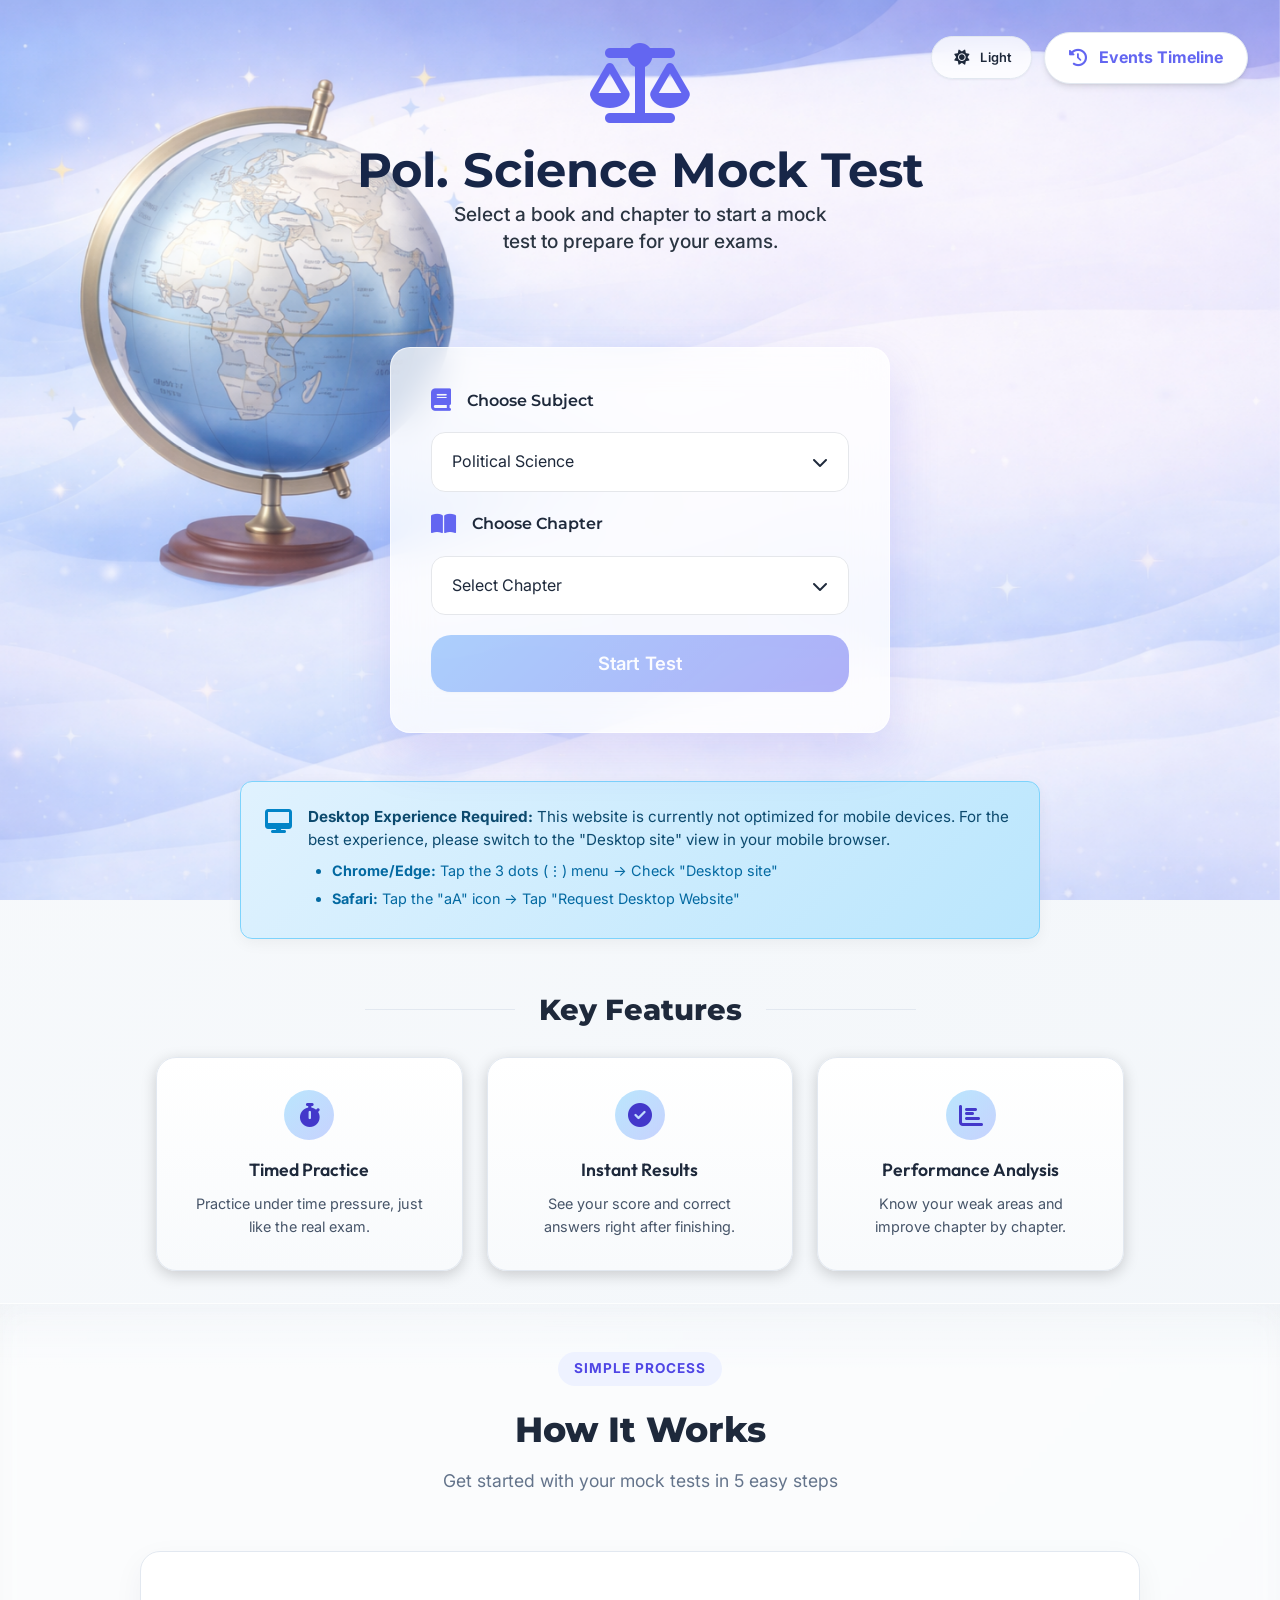
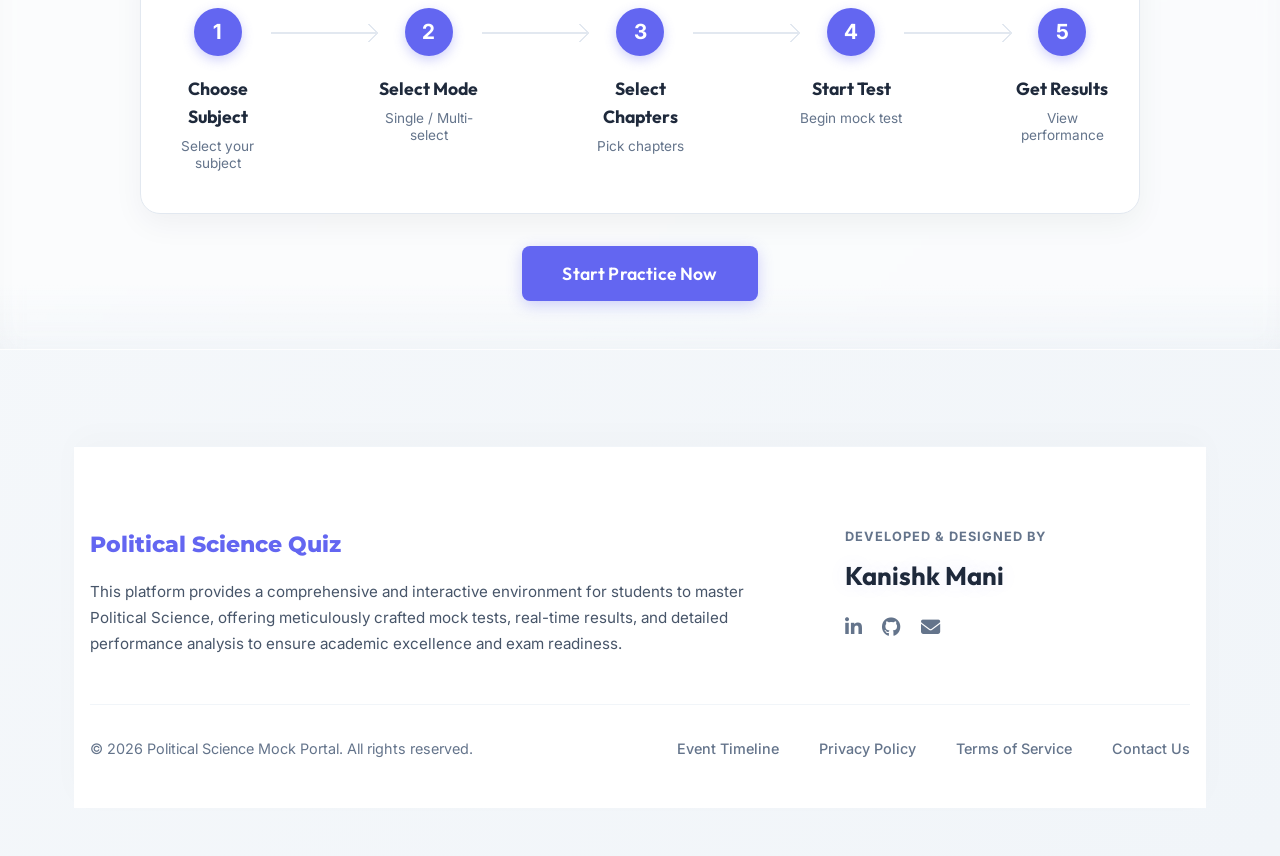
<file: index.html>
<!DOCTYPE html>
<html lang="en">

<head>
    <!-- Google tag (gtag.js) -->
    <script async src="https://www.googletagmanager.com/gtag/js?id=G-N9FMXSV0R2"></script>
    <script>
        window.dataLayer = window.dataLayer || [];
        function gtag() { dataLayer.push(arguments); }
        gtag('js', new Date());

        gtag('config', 'G-N9FMXSV0R2');
    </script>

    <meta charset="UTF-8">
    <meta name="viewport" content="width=device-width, initial-scale=1.0">
    <title>Political Science Mock Test</title>
    <link rel="icon" type="image/png" href="assets/Favicon.png">

    <!-- Theme Flash Prevention (must be before CSS) -->
    <script>
        (function(){var t=localStorage.getItem('theme-preference')||'light';
        if(t==='auto')t=window.matchMedia('(prefers-color-scheme:dark)').matches?'dark':'light';
        document.documentElement.setAttribute('data-theme',t);})();
    </script>

    <!-- CSS Files -->
    <link rel="stylesheet" href="css/common.css">
    <link rel="stylesheet" href="css/home.css">
    <link rel="stylesheet" href="css/theme.css">

    <!-- Google Fonts -->
    <link
        href="https://fonts.googleapis.com/css2?family=Inter:wght@400;500;600;700&family=Outfit:wght@400;600;700&family=Montserrat:wght@700;800&display=swap"
        rel="stylesheet">

    <!-- Font Awesome Icons -->
    <link rel="stylesheet" href="https://cdnjs.cloudflare.com/ajax/libs/font-awesome/6.4.0/css/all.min.css">
    <link rel="stylesheet" href="https://cdnjs.cloudflare.com/ajax/libs/font-awesome/4.7.0/css/font-awesome.min.css">
</head>

<body>
    <div id="app">
        <!-- Home Page -->
        <section id="home-view" class="view home-page">
            <div class="home-background"></div>

            <!-- Top Actions -->
            <div class="header-actions">
                <a href="pages/timeline.html" class="timeline-nav-btn">
                    <i class="fas fa-history"></i>
                    <span>Events Timeline</span>
                </a>
            </div>

            <!-- Hero Section -->
            <header class="hero">
                <div class="hero-content">
                    <div class="hero-icon">
                        <i class="fa-solid fa-scale-balanced"></i>
                    </div>
                    <h1>Pol. Science Mock Test</h1>
                    <p>Select a book and chapter to start a mock test to prepare for your exams.</p>
                </div>
            </header>

            <!-- Main Content -->
            <main class="home-main">
                <!-- Selection Container -->
                <div class="selection-container">
                    <!-- Subject Selection -->
                    <div class="selection-header">
                        <div class="card-icon">
                            <i class="fa-solid fa-book"></i>
                        </div>
                        <label for="subject-trigger">Choose Subject</label>
                    </div>
                    <div class="custom-dropdown" id="subject-dropdown">
                        <div class="dropdown-trigger" id="subject-trigger">
                            <span id="selected-subject-text">Select Subject</span>
                            <i class="fas fa-chevron-down"></i>
                        </div>
                        <div class="dropdown-content" id="subject-dropdown-content">
                            <div class="chapter-list" id="subject-list">
                                <!-- Subjects will be injected here by JavaScript -->
                            </div>
                            <div class="hint-border"></div>
                        </div>
                    </div>

                    <!-- Chapter Selection -->
                    <div class="selection-header">
                        <div class="card-icon">
                            <i class="fa-sharp fa-solid fa-book-open"></i>
                        </div>
                        <label for="chapter-select">Choose Chapter</label>
                    </div>
                    <div class="custom-dropdown disabled" id="chapter-dropdown">
                        <div class="dropdown-trigger" id="chapter-trigger">
                            <span id="selected-chapter-text">Select Chapter</span>
                            <i class="fas fa-chevron-down"></i>
                        </div>
                        <div class="dropdown-content" id="chapter-dropdown-content">
                            <!-- Mode Selection -->
                            <div class="dropdown-header">
                                <label class="mode-option">
                                    <input type="radio" name="selection-mode" value="multi" checked>
                                    <span class="radio-custom"></span>
                                    <span class="mode-label">Multi-select mode</span>
                                </label>
                                <label class="mode-option">
                                    <input type="radio" name="selection-mode" value="single">
                                    <span class="radio-custom"></span>
                                    <span class="mode-label">Single-select mode</span>
                                </label>
                            </div>

                            <!-- Chapter List -->
                            <div class="chapter-list" id="chapter-list">
                                <div class="no-subject-msg">Please select a subject first</div>
                            </div>

                            <!-- Footer -->
                            <div class="dropdown-footer">
                                <div class="selection-status" id="selection-status">
                                    <span id="selected-count">0</span> Chapters Selected
                                </div>
                                <div class="dropdown-actions">
                                    <button type="button" class="apply-btn" id="apply-chapters-btn">Apply</button>
                                    <button type="button" class="clear-btn" id="clear-chapters-btn">Clear</button>
                                </div>
                            </div>

                            <!-- Mode Hint -->
                            <div class="mode-hint" id="mode-hint">
                                Multi-select mode: 50 random questions, 60-minute limit
                            </div>
                        </div>
                    </div>

                    <!-- Reshuffle Toggle -->
                    <div class="reshuffle-container">
                        <label class="toggle-label">
                            <input type="checkbox" id="reshuffle-toggle" checked>
                            <span class="toggle-slider"></span>
                            <span class="toggle-text">Reshuffle Questions</span>
                        </label>
                    </div>

                    <!-- Start Test Button -->
                    <button id="start-test-btn" class="primary-btn" disabled>
                        <span>Start Test</span>
                    </button>
                </div>

                <!-- Mobile Info Banner -->
                <div class="mobile-info-banner">
                    <i class="fas fa-desktop"></i>
                    <div class="mobile-info-content">
                        <p><strong>Desktop Experience Required:</strong> This website is currently not optimized for
                            mobile devices. For the best experience, please switch to the "Desktop site" view in your
                            mobile browser.</p>
                        <ul class="desktop-steps">
                            <li><strong>Chrome/Edge:</strong> Tap the 3 dots (⋮) menu &rarr; Check "Desktop site"</li>
                            <li><strong>Safari:</strong> Tap the "aA" icon &rarr; Tap "Request Desktop Website"</li>
                        </ul>
                    </div>
                </div>

                <!-- Key Features Divider -->
                <div class="features-divider">
                    <span class="line"></span>
                    <h3 class="features-title">Key Features</h3>
                    <span class="line"></span>
                </div>

                <!-- Features Section -->
                <div class="features-section">
                    <div class="feature-card">
                        <div class="feature-icon">
                            <i class="fas fa-stopwatch"></i>
                        </div>
                        <h4>Timed Practice</h4>
                        <p>Practice under time pressure, just like the real exam.</p>
                    </div>
                    <div class="feature-card">
                        <div class="feature-icon">
                            <i class="fas fa-check-circle"></i>
                        </div>
                        <h4>Instant Results</h4>
                        <p>See your score and correct answers right after finishing.</p>
                    </div>
                    <div class="feature-card">
                        <div class="feature-icon">
                            <i class="fas fa-chart-bar"></i>
                        </div>
                        <h4>Performance Analysis</h4>
                        <p>Know your weak areas and improve chapter by chapter.</p>
                    </div>
                </div>

                <!-- Premium How to Use Section -->
                <section class="how-to-use-wrapper">
                    <div class="how-to-use-container">
                        <div class="how-to-use-header">
                            <span class="badge">Simple Process</span>
                            <h3 class="premium-title">How It Works</h3>
                            <p>Get started with your mock tests in 5 easy steps</p>
                        </div>

                        <div class="timeline-container">
                            <div class="timeline-step">
                                <div class="step-number">1</div>
                                <h4>Choose Subject</h4>
                                <p>Select your subject</p>
                            </div>
                            <div class="timeline-connector"></div>
                            <div class="timeline-step">
                                <div class="step-number">2</div>
                                <h4>Select Mode</h4>
                                <p>Single / Multi-select</p>
                            </div>
                            <div class="timeline-connector"></div>
                            <div class="timeline-step">
                                <div class="step-number">3</div>
                                <h4>Select Chapters</h4>
                                <p>Pick chapters</p>
                            </div>
                            <div class="timeline-connector"></div>
                            <div class="timeline-step">
                                <div class="step-number">4</div>
                                <h4>Start Test</h4>
                                <p>Begin mock test</p>
                            </div>
                            <div class="timeline-connector"></div>
                            <div class="timeline-step">
                                <div class="step-number">5</div>
                                <h4>Get Results</h4>
                                <p>View performance</p>
                            </div>
                        </div>

                        <!-- Start Practice Action -->
                        <div class="practice-action">
                            <button id="practice-now-btn" class="primary-btn practice-now-btn">Start Practice
                                Now</button>
                        </div>
                    </div>
                </section>

                <!-- Footer Section -->
                <footer class="home-footer">
                    <div class="footer-inner">
                        <div class="footer-top">
                            <div class="footer-info">
                                <h4 class="footer-logo">Political Science Quiz</h4>
                                <p class="footer-description">This platform provides a comprehensive and interactive
                                    environment for students to master Political Science, offering meticulously crafted
                                    mock
                                    tests, real-time results, and detailed performance analysis to ensure academic
                                    excellence and exam readiness.</p>
                            </div>
                            <div class="footer-credits">
                                <span class="credit-label">Developed & Designed By</span>
                                <span class="credit-name">Kanishk Mani</span>
                                <div class="social-minimal">
                                    <a href="https://www.linkedin.com/in/kanishk-mani-087525321/" target="_blank"
                                        title="LinkedIn"><i class="fab fa-linkedin"></i></a>
                                    <a href="https://github.com/Spiderplant7450" target="_blank" title="GitHub"><i
                                            class="fab fa-github"></i></a>
                                    <a href="mailto:kanishk165439i@gmail.com" title="Email"><i
                                            class="fas fa-envelope"></i></a>
                                </div>
                            </div>
                        </div>
                        <div class="footer-divider"></div>
                        <div class="footer-bottom">
                            <p class="copyright">&copy; 2026 Political Science Mock Portal. All rights reserved.</p>
                            <div class="footer-links">
                                <a href="pages/timeline.html">Event Timeline</a>
                                <a href="privacy.html">Privacy Policy</a>
                                <a href="terms.html">Terms of Service</a>
                                <a href="contact.html">Contact Us</a>
                            </div>
                        </div>
                    </div>
                </footer>
            </main>
        </section>
    </div>

    <!-- Pre-Test Instructions Modal -->
    <div id="instructions-modal-overlay" class="modal-overlay hidden">
        <div id="instructions-modal" class="modal-content">
            <div class="modal-header">
                <h3>Test Instructions & Guidelines</h3>
            </div>
            <div class="modal-body instructions-body">
                <h4 id="instr-test-title">Test Title: {Subject Name} - Mock Examination 2026</h4>

                <h5 class="instr-section-title">General Instructions:</h5>
                <ul class="instr-list">
                    <li><strong>Duration:</strong> You will have <span id="instr-duration">60 minutes</span> to complete
                        the examination.</li>
                    <li><strong>Question Count:</strong> The test consists of <span id="instr-qcount">50</span> Multiple
                        Choice Questions (MCQs).</li>
                    <li><strong>Marking Scheme:</strong> Each correct answer awards +5.00 marks. A penalty of -1.00 mark
                        is applied for each incorrect response. Unanswered questions receive 0 marks.</li>
                    <li><strong>Navigation:</strong> You can move between questions using the Question Palette on the
                        right side of the screen.</li>
                    <li><strong>Review System:</strong> You may use the "Mark for Review" button to flag questions you
                        wish to revisit later.</li>
                </ul>

                <h5 class="instr-section-title">Important Rules:</h5>
                <div class="instr-rules">
                    <ol>
                        <li><strong>Fullscreen Mode:</strong> You can enter Fullscreen Mode for a more immersive experience using the toggle button in the header. Exiting fullscreen or navigating away will trigger a security warning.</li>
                        <li><strong>Auto-Submit:</strong> The test will automatically submit once the timer reaches
                            00:00:00. Ensure all your answers are saved before time expires.</li>
                        <li><strong>Evaluations:</strong> Only questions that are "Saved" or "Answered & Marked for
                            Review" will be considered for the final score. Questions marked for review without saving
                            an answer will NOT be evaluated.</li>
                        <li><strong>No Pausing:</strong> Once started, the timer cannot be paused or stopped. Plan your
                            time management accordingly.</li>
                        <li><strong>Exit Warning:</strong> Exiting the test before submission will result in complete
                            loss of progress. There is no option to resume the test.</li>
                        <li><strong>Single Attempt:</strong> Each test configuration can only be attempted once per
                            session. Refreshing or closing the browser will terminate your attempt.</li>
                    </ol>
                </div>

                <h5 class="instr-section-title">Question Status Guide:</h5>
                <div class="instr-status-grid">
                    <div class="instr-status-item">
                        <div class="status-box answered"></div> Answered (Green)
                    </div>
                    <div class="instr-status-item">
                        <div class="status-box not-answered"></div> Not Answered (Red)
                    </div>
                    <div class="instr-status-item">
                        <div class="status-box not-visited"></div> Not Visited (Gray)
                    </div>
                    <div class="instr-status-item">
                        <div class="status-box review"></div> Marked for Review (Purple)
                    </div>
                    <div class="instr-status-item full-width">
                        <div class="status-box answered-review"></div> Answered & Marked for Review (Green-Purple)
                    </div>
                </div>

                <h5 class="instr-section-title">Best Practices:</h5>
                <ul class="instr-list best-practices">
                    <li><i class="fas fa-check"></i> Read each question carefully before selecting your answer</li>
                    <li><i class="fas fa-check"></i> Use "Save & Next" to confirm your response before moving forward
                    </li>
                    <li><i class="fas fa-check"></i> Utilize the "Mark for Review" feature for questions you're
                        uncertain about</li>
                    <li><i class="fas fa-check"></i> Monitor the remaining time regularly using the timer in the header
                    </li>
                    <li><i class="fas fa-check"></i> Review all marked questions before final submission</li>
                    <li><i class="fas fa-check"></i> Ensure you have a stable internet connection throughout the test
                    </li>
                </ul>
            </div>
            <div class="modal-footer">
                <button class="secondary-btn" id="instr-cancel-btn"><i class="fas fa-arrow-left"></i> Go Back</button>
                <button class="primary-btn" id="instr-continue-btn">I Understand, Continue <i
                        class="fa-solid fa-arrow-right"></i></button>
            </div>
        </div>
    </div>

    <!-- JavaScript Files -->
    <script src="js/registry.js"></script>
    <script src="js/common.js"></script>
    <script src="js/home.js"></script>
    <script src="js/theme.js"></script>
</body>

</html>
</file>
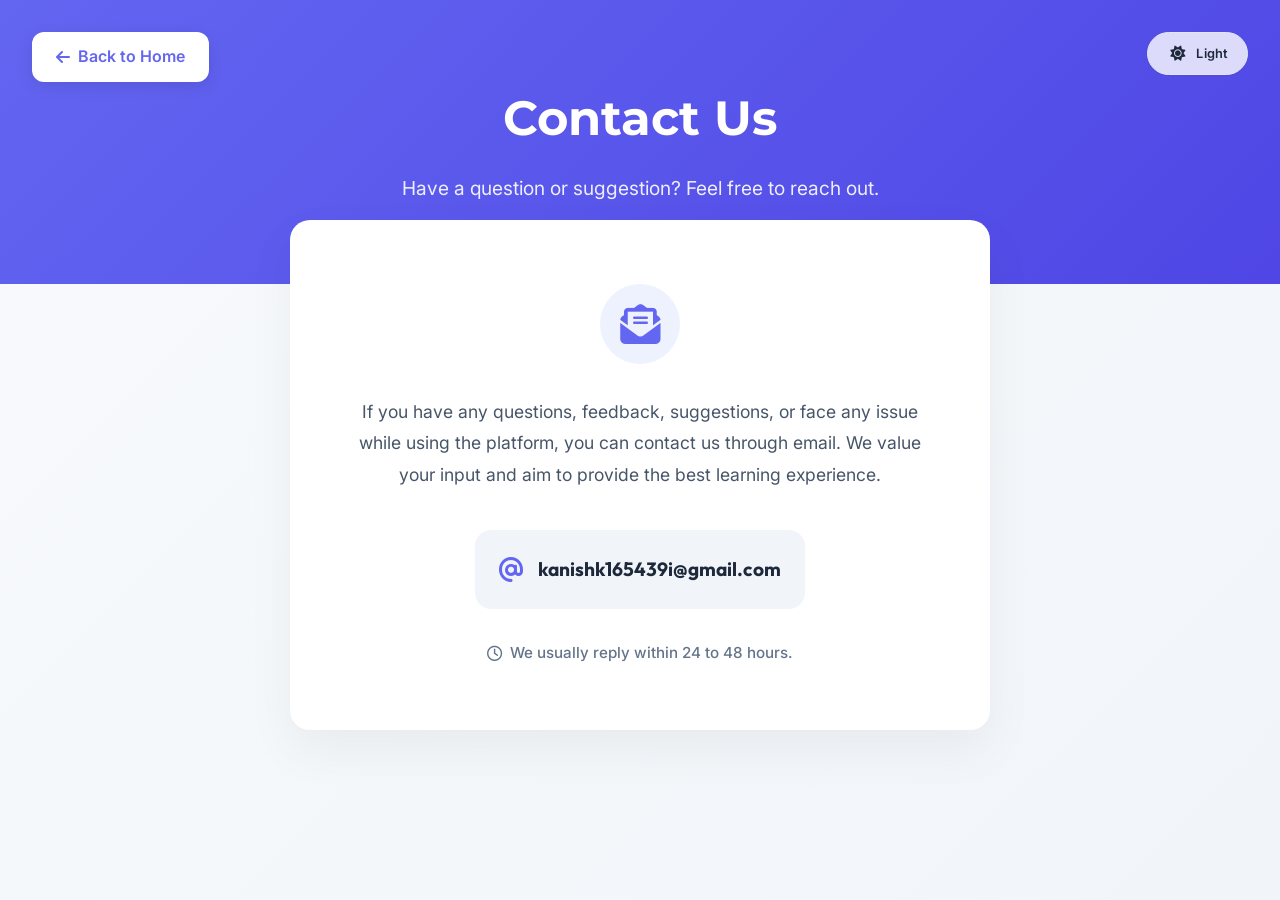
<file: contact.html>
<!DOCTYPE html>
<html lang="en">
<head>
    <!-- Google tag (gtag.js) -->
    <script async src="https://www.googletagmanager.com/gtag/js?id=G-N9FMXSV0R2"></script>
    <script>
        window.dataLayer = window.dataLayer || [];
        function gtag() { dataLayer.push(arguments); }
        gtag('js', new Date());

        gtag('config', 'G-N9FMXSV0R2');
    </script>

    <meta charset="UTF-8">
    <meta name="viewport" content="width=device-width, initial-scale=1.0">
    <title>Contact Us - Political Science Quiz Portal</title>
    <link rel="icon" type="image/png" href="assets/Favicon.png">

    <!-- Theme Flash Prevention (must be before CSS) -->
    <script>
        (function(){var t=localStorage.getItem('theme-preference')||'light';
        if(t==='auto')t=window.matchMedia('(prefers-color-scheme:dark)').matches?'dark':'light';
        document.documentElement.setAttribute('data-theme',t);})();
    </script>

    <link rel="stylesheet" href="css/common.css">
    <link rel="stylesheet" href="css/home.css">
    <link rel="stylesheet" href="css/theme.css">
    <link href="https://fonts.googleapis.com/css2?family=Inter:wght@400;500;600;700&family=Outfit:wght@400;600;700&family=Montserrat:wght@700;800&display=swap" rel="stylesheet">
    <link rel="stylesheet" href="https://cdnjs.cloudflare.com/ajax/libs/font-awesome/6.4.0/css/all.min.css">
    <style>
        .doc-page {
            background-color: #f8fafc;
            min-height: 100vh;
        }
        .doc-hero {
            background: linear-gradient(135deg, #6366f1 0%, #4f46e5 100%);
            color: white;
            padding: 5rem 1rem;
            text-align: center;
        }
        .doc-hero h1 {
            font-family: 'Montserrat', sans-serif;
            font-size: 3rem;
            margin-bottom: 1rem;
        }
        .doc-hero p {
            font-size: 1.2rem;
            opacity: 0.9;
            max-width: 600px;
            margin: 0 auto;
        }
        .contact-container {
            max-width: 700px;
            margin: -4rem auto 5rem;
            background: white;
            border-radius: 20px;
            padding: 4rem;
            box-shadow: 0 20px 50px rgba(0, 0, 0, 0.05);
            position: relative;
            z-index: 5;
            text-align: center;
        }
        .contact-icon {
            width: 80px;
            height: 80px;
            background: var(--primary-light);
            color: var(--primary-color);
            border-radius: 50%;
            display: flex;
            align-items: center;
            justify-content: center;
            font-size: 2.5rem;
            margin: 0 auto 2rem;
        }
        .contact-text {
            color: var(--text-secondary);
            font-size: 1.1rem;
            line-height: 1.8;
            margin-bottom: 2.5rem;
        }
        .email-box {
            background: #f1f5f9;
            padding: 1.5rem;
            border-radius: 16px;
            display: inline-flex;
            align-items: center;
            gap: 15px;
            margin-bottom: 2rem;
        }
        .email-box i {
            color: var(--primary-color);
            font-size: 1.5rem;
        }
        .email-box a {
            color: var(--text-main);
            text-decoration: none;
            font-weight: 700;
            font-size: 1.2rem;
            font-family: 'Outfit', sans-serif;
        }
        .response-time {
            color: var(--text-muted);
            font-size: 0.95rem;
            font-weight: 500;
            display: flex;
            align-items: center;
            justify-content: center;
            gap: 8px;
        }
        .back-home {
            position: fixed;
            top: 2rem;
            left: 2rem;
            background: white;
            color: var(--primary-color);
            padding: 0.75rem 1.5rem;
            border-radius: 12px;
            text-decoration: none;
            font-weight: 600;
            box-shadow: 0 4px 15px rgba(0,0,0,0.1);
            transition: all 0.3s ease;
            z-index: 100;
            display: flex;
            align-items: center;
            gap: 8px;
        }
        .back-home:hover {
            transform: translateX(-5px);
            box-shadow: 0 6px 20px rgba(0,0,0,0.15);
        }
        @media (max-width: 768px) {
            .contact-container {
                margin: -2rem 1rem 3rem;
                padding: 2.5rem 1.5rem;
            }
            .doc-hero h1 { font-size: 2.2rem; }
            .back-home { top: 1rem; left: 1rem; padding: 0.6rem 1rem; font-size: 0.9rem; }
            .email-box { width: 100%; justify-content: center; }
            .email-box a { font-size: 1rem; }
        }
    </style>
</head>
<body class="doc-page">
    <a href="index.html" class="back-home">
        <i class="fas fa-arrow-left"></i> Back to Home
    </a>

    <header class="doc-hero">
        <h1>Contact Us</h1>
        <p>Have a question or suggestion? Feel free to reach out.</p>
    </header>

    <main class="contact-container">
        <div class="contact-icon">
            <i class="fas fa-envelope-open-text"></i>
        </div>
        
        <p class="contact-text">
            If you have any questions, feedback, suggestions, or face any issue while using the platform, you can contact us through email. We value your input and aim to provide the best learning experience.
        </p>

        <div class="email-box">
            <i class="fas fa-at"></i>
            <a href="mailto:kanishk165439i@gmail.com">kanishk165439i@gmail.com</a>
        </div>

        <p class="response-time">
            <i class="far fa-clock"></i>
            We usually reply within 24 to 48 hours.
        </p>
    </main>
    <script src="js/theme.js"></script>
</body>
</html>
</file>
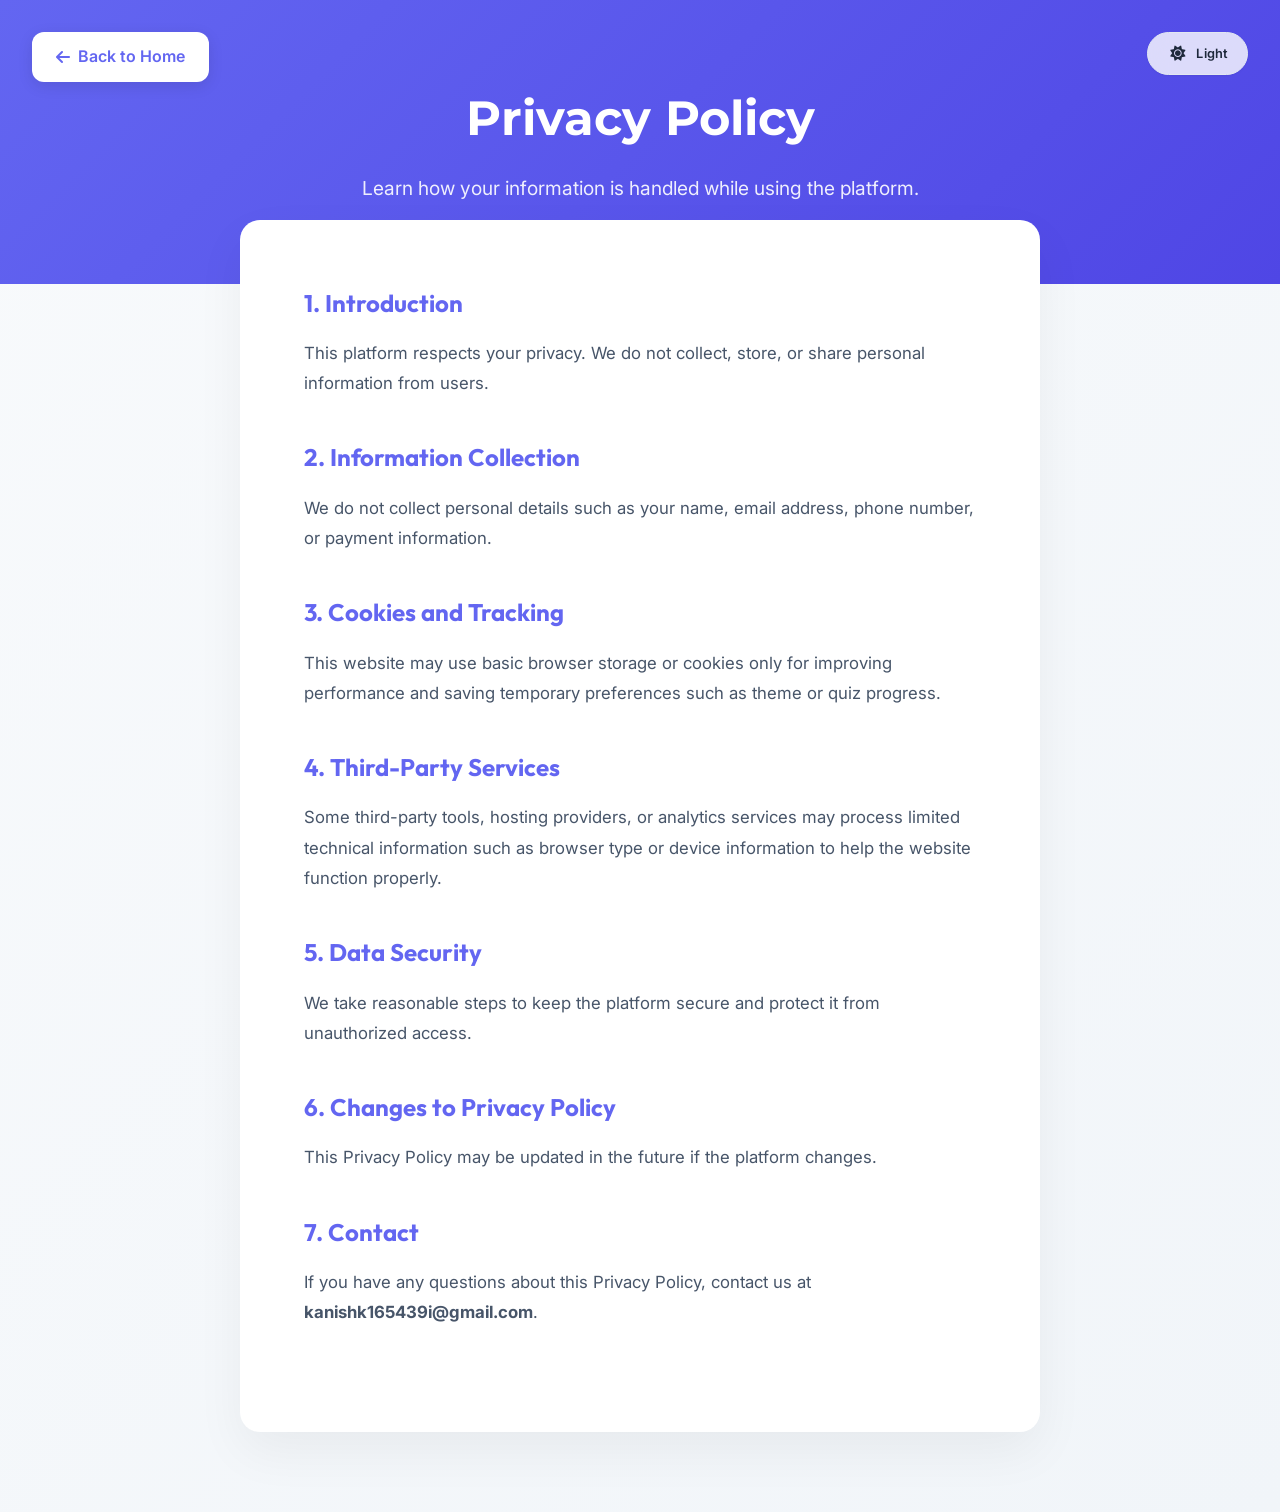
<file: privacy.html>
<!DOCTYPE html>
<html lang="en">
<head>
    <!-- Google tag (gtag.js) -->
    <script async src="https://www.googletagmanager.com/gtag/js?id=G-N9FMXSV0R2"></script>
    <script>
        window.dataLayer = window.dataLayer || [];
        function gtag() { dataLayer.push(arguments); }
        gtag('js', new Date());

        gtag('config', 'G-N9FMXSV0R2');
    </script>

    <meta charset="UTF-8">
    <meta name="viewport" content="width=device-width, initial-scale=1.0">
    <title>Privacy Policy - Political Science Quiz Portal</title>
    <link rel="icon" type="image/png" href="assets/Favicon.png">

    <!-- Theme Flash Prevention (must be before CSS) -->
    <script>
        (function(){var t=localStorage.getItem('theme-preference')||'light';
        if(t==='auto')t=window.matchMedia('(prefers-color-scheme:dark)').matches?'dark':'light';
        document.documentElement.setAttribute('data-theme',t);})();
    </script>

    <link rel="stylesheet" href="css/common.css">
    <link rel="stylesheet" href="css/home.css">
    <link rel="stylesheet" href="css/theme.css">
    <link href="https://fonts.googleapis.com/css2?family=Inter:wght@400;500;600;700&family=Outfit:wght@400;600;700&family=Montserrat:wght@700;800&display=swap" rel="stylesheet">
    <link rel="stylesheet" href="https://cdnjs.cloudflare.com/ajax/libs/font-awesome/6.4.0/css/all.min.css">
    <style>
        .doc-page {
            background-color: #f8fafc;
            min-height: 100vh;
        }
        .doc-hero {
            background: linear-gradient(135deg, #6366f1 0%, #4f46e5 100%);
            color: white;
            padding: 5rem 1rem;
            text-align: center;
        }
        .doc-hero h1 {
            font-family: 'Montserrat', sans-serif;
            font-size: 3rem;
            margin-bottom: 1rem;
        }
        .doc-hero p {
            font-size: 1.2rem;
            opacity: 0.9;
            max-width: 600px;
            margin: 0 auto;
        }
        .doc-container {
            max-width: 800px;
            margin: -4rem auto 5rem;
            background: white;
            border-radius: 20px;
            padding: 4rem;
            box-shadow: 0 20px 50px rgba(0, 0, 0, 0.05);
            position: relative;
            z-index: 5;
        }
        .doc-section {
            margin-bottom: 2.5rem;
        }
        .doc-section h2 {
            font-family: 'Outfit', sans-serif;
            font-size: 1.5rem;
            color: var(--primary-color);
            margin-bottom: 1rem;
            display: flex;
            align-items: center;
            gap: 10px;
        }
        .doc-section p {
            color: var(--text-secondary);
            line-height: 1.8;
            font-size: 1.05rem;
        }
        .back-home {
            position: fixed;
            top: 2rem;
            left: 2rem;
            background: white;
            color: var(--primary-color);
            padding: 0.75rem 1.5rem;
            border-radius: 12px;
            text-decoration: none;
            font-weight: 600;
            box-shadow: 0 4px 15px rgba(0,0,0,0.1);
            transition: all 0.3s ease;
            z-index: 100;
            display: flex;
            align-items: center;
            gap: 8px;
        }
        .back-home:hover {
            transform: translateX(-5px);
            box-shadow: 0 6px 20px rgba(0,0,0,0.15);
        }
        @media (max-width: 768px) {
            .doc-container {
                margin: -2rem 1rem 3rem;
                padding: 2.5rem 1.5rem;
            }
            .doc-hero h1 { font-size: 2.2rem; }
            .back-home { top: 1rem; left: 1rem; padding: 0.6rem 1rem; font-size: 0.9rem; }
        }
    </style>
</head>
<body class="doc-page">
    <a href="index.html" class="back-home">
        <i class="fas fa-arrow-left"></i> Back to Home
    </a>

    <header class="doc-hero">
        <h1>Privacy Policy</h1>
        <p>Learn how your information is handled while using the platform.</p>
    </header>

    <main class="doc-container">
        <div class="doc-section">
            <h2>1. Introduction</h2>
            <p>This platform respects your privacy. We do not collect, store, or share personal information from users.</p>
        </div>

        <div class="doc-section">
            <h2>2. Information Collection</h2>
            <p>We do not collect personal details such as your name, email address, phone number, or payment information.</p>
        </div>

        <div class="doc-section">
            <h2>3. Cookies and Tracking</h2>
            <p>This website may use basic browser storage or cookies only for improving performance and saving temporary preferences such as theme or quiz progress.</p>
        </div>

        <div class="doc-section">
            <h2>4. Third-Party Services</h2>
            <p>Some third-party tools, hosting providers, or analytics services may process limited technical information such as browser type or device information to help the website function properly.</p>
        </div>

        <div class="doc-section">
            <h2>5. Data Security</h2>
            <p>We take reasonable steps to keep the platform secure and protect it from unauthorized access.</p>
        </div>

        <div class="doc-section">
            <h2>6. Changes to Privacy Policy</h2>
            <p>This Privacy Policy may be updated in the future if the platform changes.</p>
        </div>

        <div class="doc-section">
            <h2>7. Contact</h2>
            <p>If you have any questions about this Privacy Policy, contact us at <strong>kanishk165439i@gmail.com</strong>.</p>
        </div>
    </main>
    <script src="js/theme.js"></script>
</body>
</html>
</file>
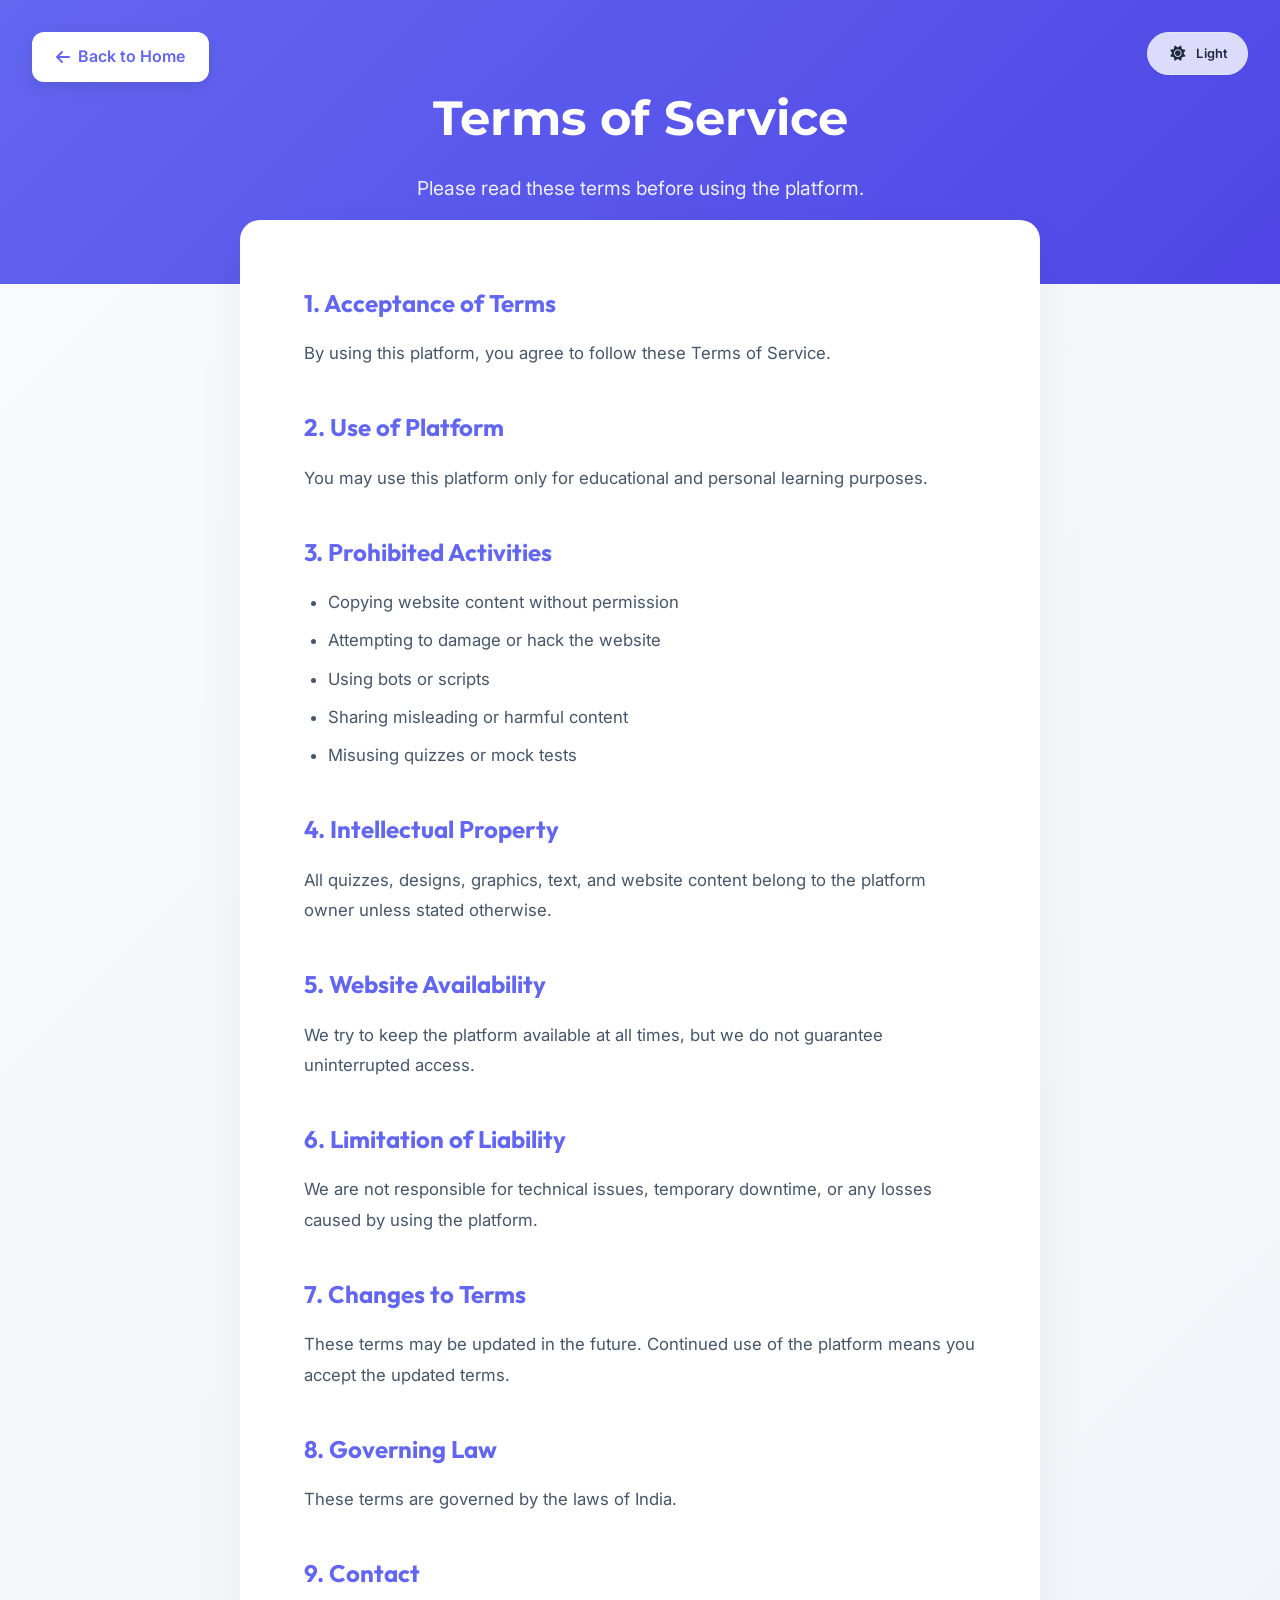
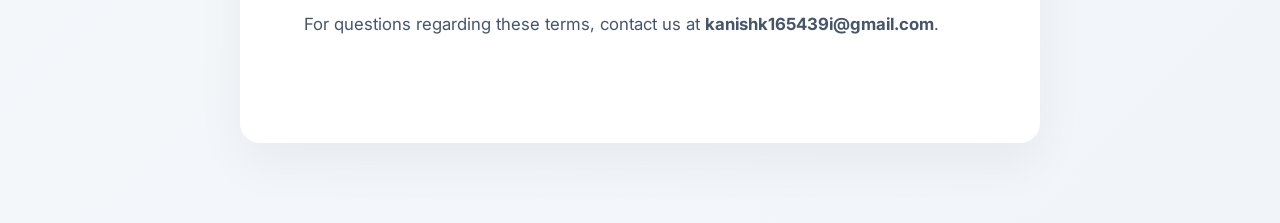
<file: terms.html>
<!DOCTYPE html>
<html lang="en">
<head>
    <!-- Google tag (gtag.js) -->
    <script async src="https://www.googletagmanager.com/gtag/js?id=G-N9FMXSV0R2"></script>
    <script>
        window.dataLayer = window.dataLayer || [];
        function gtag() { dataLayer.push(arguments); }
        gtag('js', new Date());

        gtag('config', 'G-N9FMXSV0R2');
    </script>

    <meta charset="UTF-8">
    <meta name="viewport" content="width=device-width, initial-scale=1.0">
    <title>Terms of Service - Political Science Quiz Portal</title>
    <link rel="icon" type="image/png" href="assets/Favicon.png">

    <!-- Theme Flash Prevention (must be before CSS) -->
    <script>
        (function(){var t=localStorage.getItem('theme-preference')||'light';
        if(t==='auto')t=window.matchMedia('(prefers-color-scheme:dark)').matches?'dark':'light';
        document.documentElement.setAttribute('data-theme',t);})();
    </script>

    <link rel="stylesheet" href="css/common.css">
    <link rel="stylesheet" href="css/home.css">
    <link rel="stylesheet" href="css/theme.css">
    <link href="https://fonts.googleapis.com/css2?family=Inter:wght@400;500;600;700&family=Outfit:wght@400;600;700&family=Montserrat:wght@700;800&display=swap" rel="stylesheet">
    <link rel="stylesheet" href="https://cdnjs.cloudflare.com/ajax/libs/font-awesome/6.4.0/css/all.min.css">
    <style>
        .doc-page {
            background-color: #f8fafc;
            min-height: 100vh;
        }
        .doc-hero {
            background: linear-gradient(135deg, #6366f1 0%, #4f46e5 100%);
            color: white;
            padding: 5rem 1rem;
            text-align: center;
        }
        .doc-hero h1 {
            font-family: 'Montserrat', sans-serif;
            font-size: 3rem;
            margin-bottom: 1rem;
        }
        .doc-hero p {
            font-size: 1.2rem;
            opacity: 0.9;
            max-width: 600px;
            margin: 0 auto;
        }
        .doc-container {
            max-width: 800px;
            margin: -4rem auto 5rem;
            background: white;
            border-radius: 20px;
            padding: 4rem;
            box-shadow: 0 20px 50px rgba(0, 0, 0, 0.05);
            position: relative;
            z-index: 5;
        }
        .doc-section {
            margin-bottom: 2.5rem;
        }
        .doc-section h2 {
            font-family: 'Outfit', sans-serif;
            font-size: 1.5rem;
            color: var(--primary-color);
            margin-bottom: 1rem;
            display: flex;
            align-items: center;
            gap: 10px;
        }
        .doc-section p, .doc-section ul {
            color: var(--text-secondary);
            line-height: 1.8;
            font-size: 1.05rem;
        }
        .doc-section ul {
            padding-left: 1.5rem;
            margin-top: 0.5rem;
        }
        .doc-section li {
            margin-bottom: 0.5rem;
        }
        .back-home {
            position: fixed;
            top: 2rem;
            left: 2rem;
            background: white;
            color: var(--primary-color);
            padding: 0.75rem 1.5rem;
            border-radius: 12px;
            text-decoration: none;
            font-weight: 600;
            box-shadow: 0 4px 15px rgba(0,0,0,0.1);
            transition: all 0.3s ease;
            z-index: 100;
            display: flex;
            align-items: center;
            gap: 8px;
        }
        .back-home:hover {
            transform: translateX(-5px);
            box-shadow: 0 6px 20px rgba(0,0,0,0.15);
        }
        @media (max-width: 768px) {
            .doc-container {
                margin: -2rem 1rem 3rem;
                padding: 2.5rem 1.5rem;
            }
            .doc-hero h1 { font-size: 2.2rem; }
            .back-home { top: 1rem; left: 1rem; padding: 0.6rem 1rem; font-size: 0.9rem; }
        }
    </style>
</head>
<body class="doc-page">
    <a href="index.html" class="back-home">
        <i class="fas fa-arrow-left"></i> Back to Home
    </a>

    <header class="doc-hero">
        <h1>Terms of Service</h1>
        <p>Please read these terms before using the platform.</p>
    </header>

    <main class="doc-container">
        <div class="doc-section">
            <h2>1. Acceptance of Terms</h2>
            <p>By using this platform, you agree to follow these Terms of Service.</p>
        </div>

        <div class="doc-section">
            <h2>2. Use of Platform</h2>
            <p>You may use this platform only for educational and personal learning purposes.</p>
        </div>

        <div class="doc-section">
            <h2>3. Prohibited Activities</h2>
            <ul>
                <li>Copying website content without permission</li>
                <li>Attempting to damage or hack the website</li>
                <li>Using bots or scripts</li>
                <li>Sharing misleading or harmful content</li>
                <li>Misusing quizzes or mock tests</li>
            </ul>
        </div>

        <div class="doc-section">
            <h2>4. Intellectual Property</h2>
            <p>All quizzes, designs, graphics, text, and website content belong to the platform owner unless stated otherwise.</p>
        </div>

        <div class="doc-section">
            <h2>5. Website Availability</h2>
            <p>We try to keep the platform available at all times, but we do not guarantee uninterrupted access.</p>
        </div>

        <div class="doc-section">
            <h2>6. Limitation of Liability</h2>
            <p>We are not responsible for technical issues, temporary downtime, or any losses caused by using the platform.</p>
        </div>

        <div class="doc-section">
            <h2>7. Changes to Terms</h2>
            <p>These terms may be updated in the future. Continued use of the platform means you accept the updated terms.</p>
        </div>

        <div class="doc-section">
            <h2>8. Governing Law</h2>
            <p>These terms are governed by the laws of India.</p>
        </div>

        <div class="doc-section">
            <h2>9. Contact</h2>
            <p>For questions regarding these terms, contact us at <strong>kanishk165439i@gmail.com</strong>.</p>
        </div>
    </main>
    <script src="js/theme.js"></script>
</body>
</html>
</file>
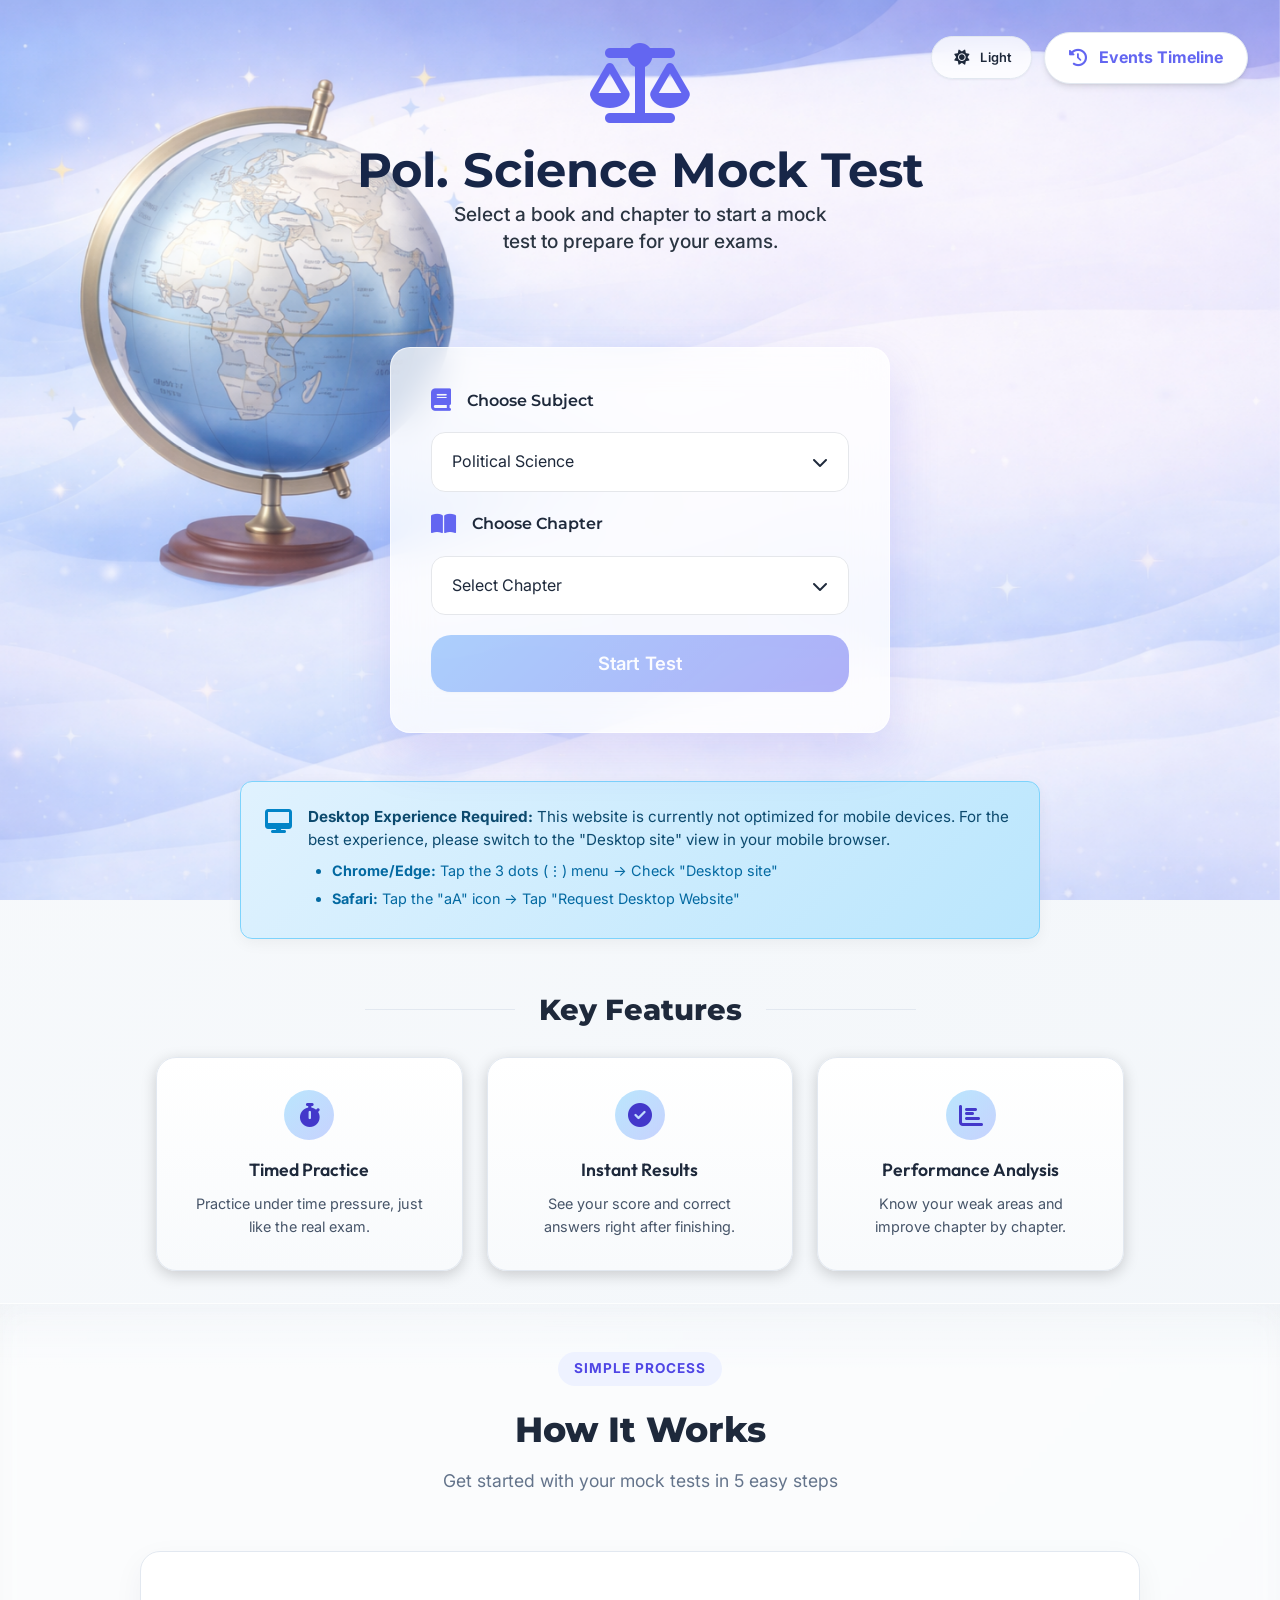
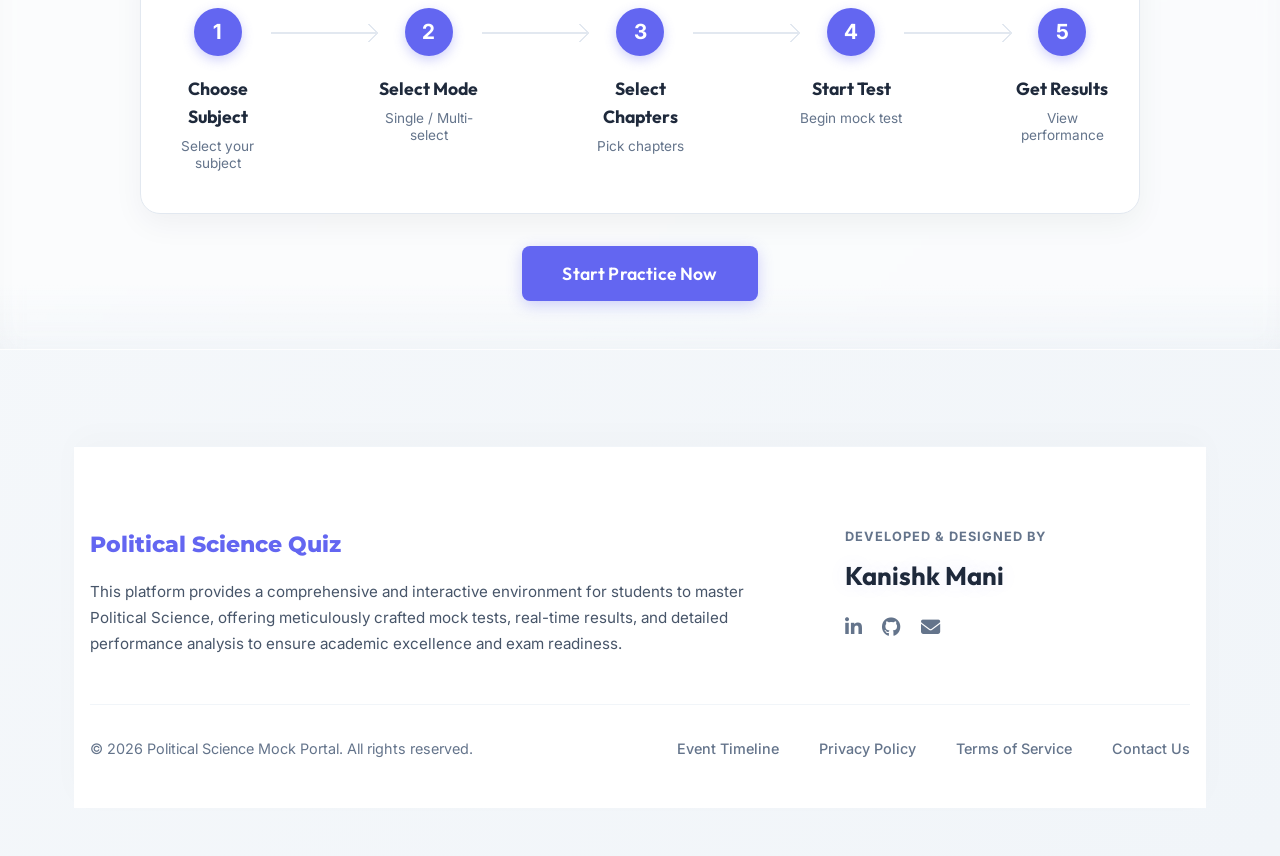
<file: pages/answer-key.html>
<!DOCTYPE html>
<html lang="en">

<head>
    <!-- Google tag (gtag.js) -->
    <script async src="https://www.googletagmanager.com/gtag/js?id=G-N9FMXSV0R2"></script>
    <script>
        window.dataLayer = window.dataLayer || [];
        function gtag() { dataLayer.push(arguments); }
        gtag('js', new Date());

        gtag('config', 'G-N9FMXSV0R2');
    </script>

    <meta charset="UTF-8">
    <meta name="viewport" content="width=device-width, initial-scale=1.0">
    <title>Answer Key - Mock Test Portal</title>
    <link rel="icon" type="image/png" href="../assets/Favicon.png">

    <!-- Theme Flash Prevention (must be before CSS) -->
    <script>
        (function(){var t=localStorage.getItem('theme-preference')||'light';
        if(t==='auto')t=window.matchMedia('(prefers-color-scheme:dark)').matches?'dark':'light';
        document.documentElement.setAttribute('data-theme',t);})();
    </script>

    <!-- CSS Files -->
    <link rel="stylesheet" href="../css/common.css">
    <link rel="stylesheet" href="../css/answer-key.css">
    <link rel="stylesheet" href="../css/theme.css">

    <!-- Google Fonts -->
    <link
        href="https://fonts.googleapis.com/css2?family=Inter:wght@400;500;600;700&family=Outfit:wght@400;600;700&family=Montserrat:wght@700;800&display=swap"
        rel="stylesheet">

    <!-- Font Awesome Icons -->
    <link rel="stylesheet" href="https://cdnjs.cloudflare.com/ajax/libs/font-awesome/6.4.0/css/all.min.css">
</head>

<body>
    <!-- Answer Key Page -->
    <section id="answer-key-view" class="view">
        <div class="answer-key-container">
            <!-- Header -->
            <header class="answer-key-header">
                <h2>
                    <i class="fas fa-key"></i>
                    Answer Key
                </h2>
                <button id="back-to-result-btn" class="secondary-btn">
                    <i class="fas fa-arrow-left"></i>
                    <span>Back to Results</span>
                </button>
            </header>

            <!-- Main Content Area -->
            <div class="answer-key-main">
                <!-- Answer Key Content -->
                <div id="answer-key-content" class="answer-key-content">
                    <!-- Answer key will be injected here by JavaScript -->
                </div>

                <!-- Question Navigator -->
                <aside class="question-navigator">
                    <div class="navigator-header">
                        <h3><i class="fas fa-th"></i> Question Navigator</h3>
                    </div>
                    <div id="navigator-grid" class="navigator-grid">
                        <!-- Navigator buttons will be injected here -->
                    </div>
                </aside>
            </div>
        </div>
    </section>

    <!-- JavaScript Files -->
    <script src="../js/registry.js"></script>
    <script src="../js/common.js"></script>
    <script src="../js/answer-key.js"></script>
    <script src="../js/theme.js"></script>
</body>

</html>
</file>
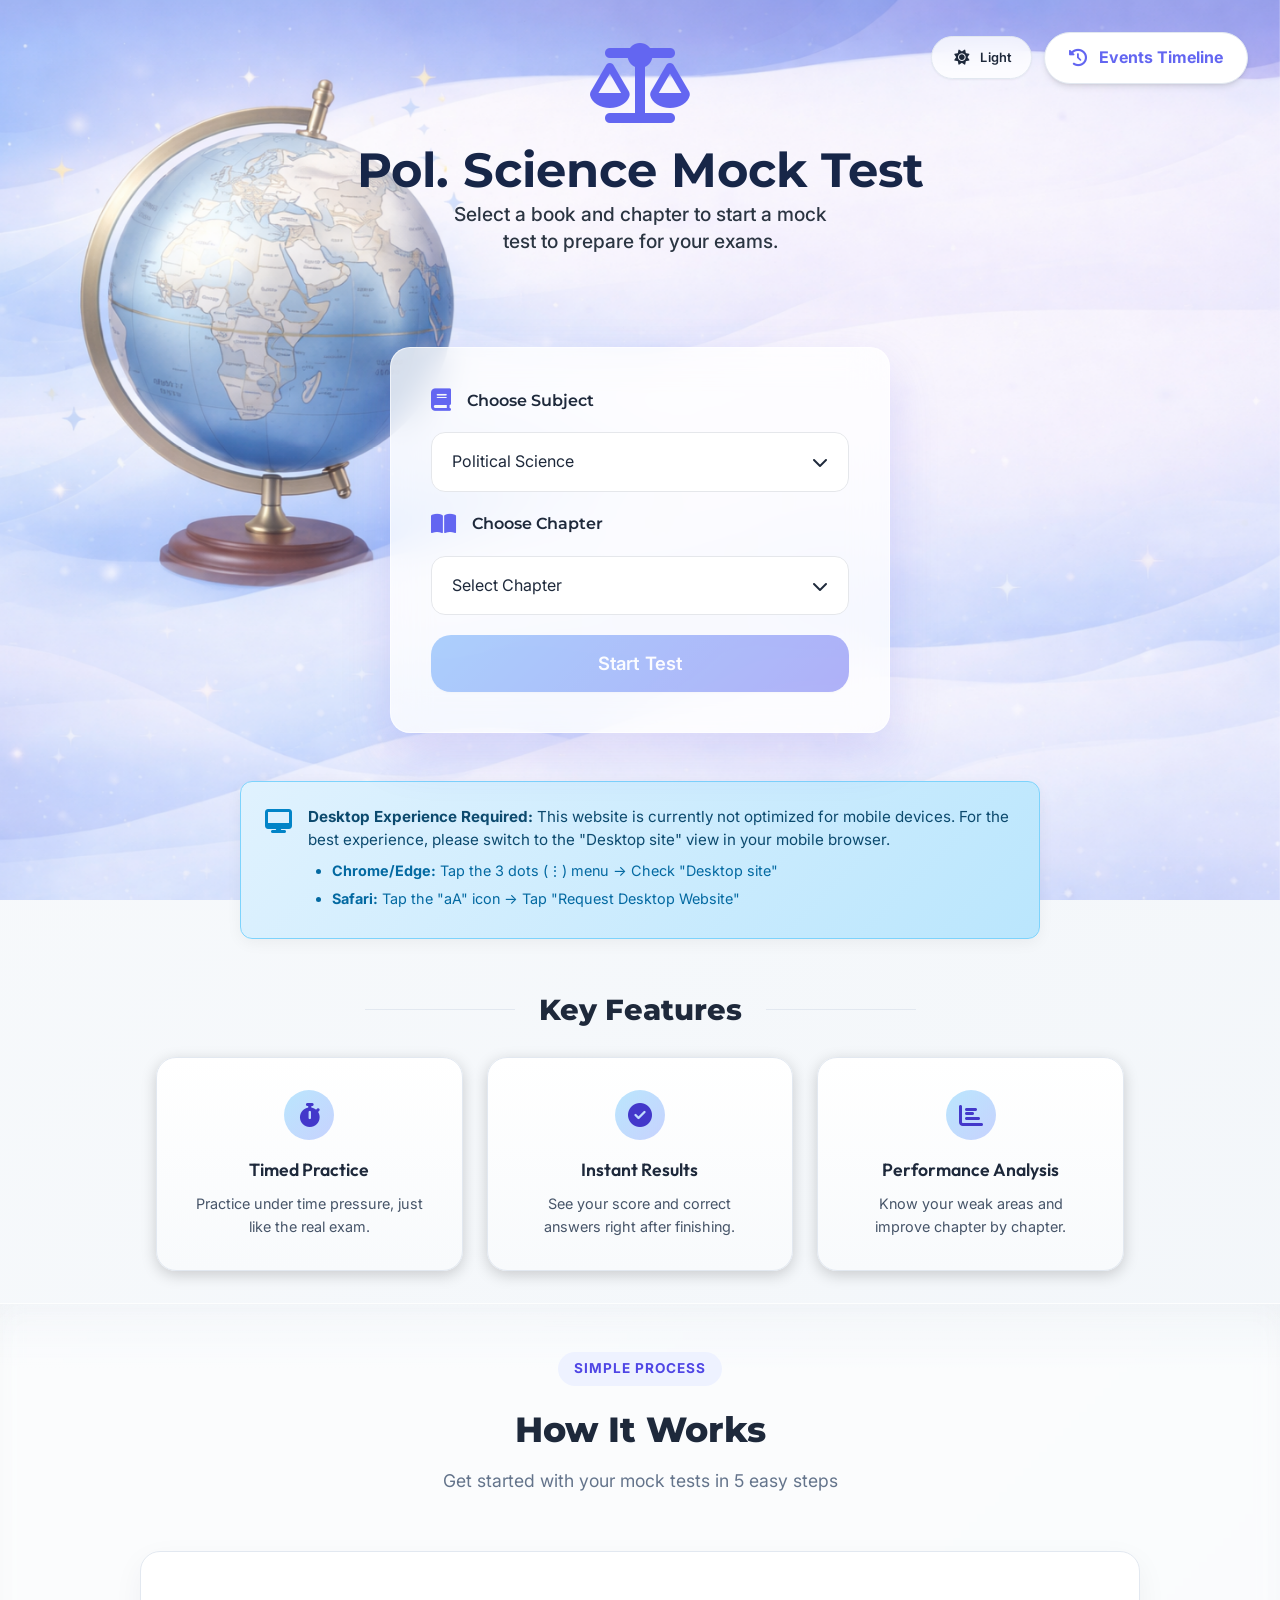
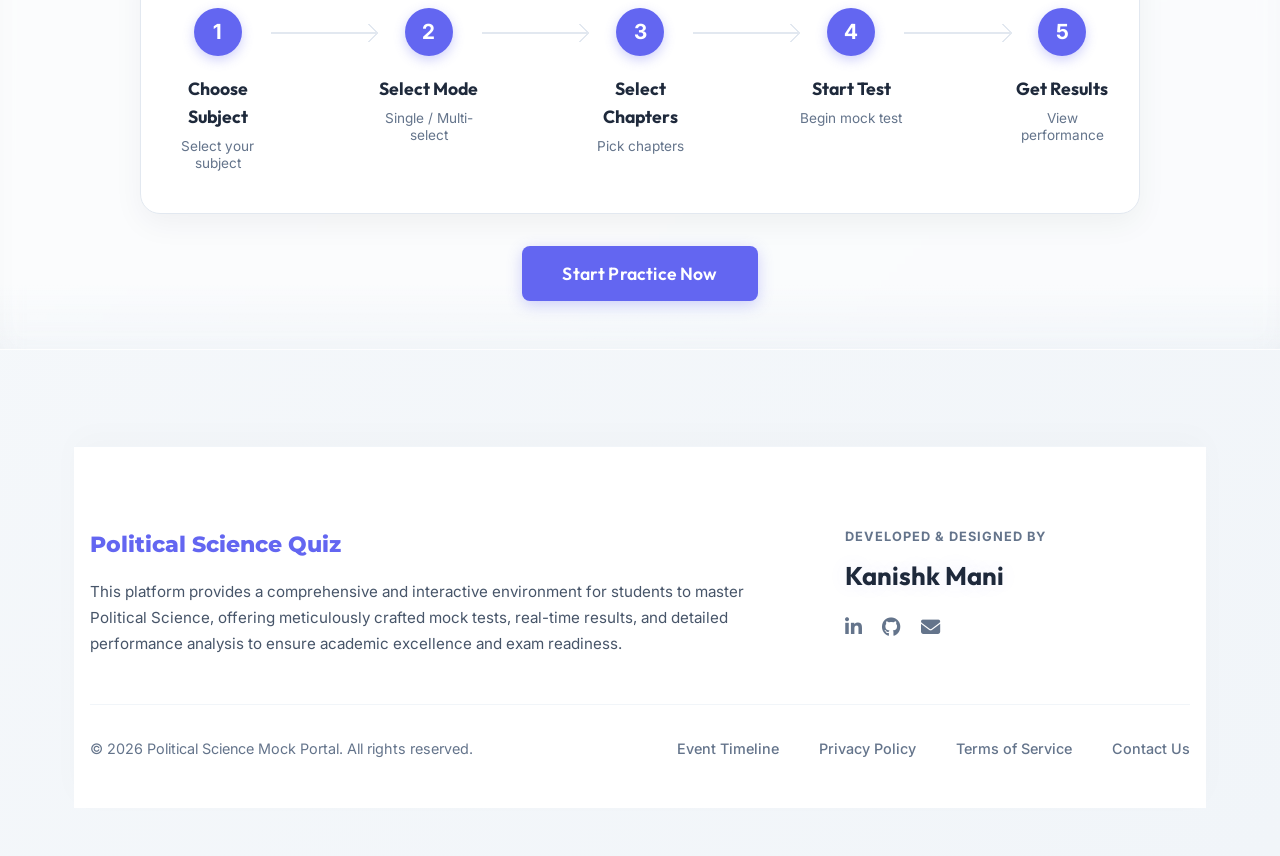
<file: pages/result.html>
<!DOCTYPE html>
<html lang="en">

<head>
    <!-- Google tag (gtag.js) -->
    <script async src="https://www.googletagmanager.com/gtag/js?id=G-N9FMXSV0R2"></script>
    <script>
        window.dataLayer = window.dataLayer || [];
        function gtag() { dataLayer.push(arguments); }
        gtag('js', new Date());

        gtag('config', 'G-N9FMXSV0R2');
    </script>

    <meta charset="UTF-8">
    <meta name="viewport" content="width=device-width, initial-scale=1.0">
    <title>Results - Mock Test Portal</title>
    <link rel="icon" type="image/png" href="../assets/Favicon.png">

    <!-- Theme Flash Prevention (must be before CSS) -->
    <script>
        (function(){var t=localStorage.getItem('theme-preference')||'light';
        if(t==='auto')t=window.matchMedia('(prefers-color-scheme:dark)').matches?'dark':'light';
        document.documentElement.setAttribute('data-theme',t);})();
    </script>

    <!-- CSS Files -->
    <link rel="stylesheet" href="../css/common.css">
    <link rel="stylesheet" href="../css/result.css">
    <link rel="stylesheet" href="../css/theme.css">

    <!-- Google Fonts -->
    <link
        href="https://fonts.googleapis.com/css2?family=Inter:wght@400;500;600;700&family=Outfit:wght@400;600;700&family=Montserrat:wght@700;800&display=swap"
        rel="stylesheet">

    <!-- Font Awesome Icons -->
    <link rel="stylesheet" href="https://cdnjs.cloudflare.com/ajax/libs/font-awesome/6.4.0/css/all.min.css">
</head>

<body>
    <!-- Result Page -->
    <section id="result-view" class="view result-page">
        <!-- Navbar -->
        <nav class="result-navbar">
            <div class="nav-actions">
                <button id="nav-retake-btn" class="retake-btn">
                    <i class="fas fa-redo"></i> <span>Retake</span>
                </button>
                <button id="nav-home-btn" class="home-btn">
                    <i class="fas fa-home"></i> <span>Back to Home</span>
                </button>
            </div>
        </nav>

        <div class="result-container">
            <!-- Header Section -->
            <header class="result-header">
                <div class="header-info">
                    <h1 id="result-title">Political Science: The End of Bipolarity</h1>
                    <p id="result-timestamp">Completed on Feb 5, 2026 05:47 PM IST</p>
                </div>
                <button id="view-answer-key-btn" class="view-answer-btn">
                    <i class="fa-solid fa-arrow-up-right-from-square"></i> <span>View Answer Key</span>
                </button>
            </header>

            <div class="result-grid">
                <!-- Left Column: Compact Overview Card -->
                <div class="result-card overview-card">
                    <div class="overview-top">
                        <div class="chart-container" id="donut-chart-container">
                            <div class="chart-center">
                                <span id="chart-marks-val">
                                    <span class="earned-text">0</span>
                                    <span class="separator-text">/</span>
                                    <span class="total-text">0</span>
                                </span>
                                <small>Marks</small>
                            </div>
                            <div id="chart-tooltip" class="hidden"></div>
                        </div>
                        <div class="overview-stats">
                            <h1 class="overview-title">Overview</h1>
                            <div class="time-block">
                                <span class="label">Time Taken</span>
                                <h1 id="overview-time-taken" class="value">00:00</h1>
                            </div>
                        </div>
                    </div>

                    <div class="overview-details-box">
                        <div class="badge-row" id="badge-container">
                            <div class="badge-icon">
                                <i class="fas fa-trophy"></i>
                            </div>
                            <div class="badge-info">
                                <h4 id="badge-title">Keep Learning</h4>
                            </div>
                        </div>

                        <div class="legend-list">
                            <div class="legend-item" id="legend-correct">
                                <div class="legend-label">
                                    <i class="fas fa-check"></i> <span>Correct</span>
                                </div>
                                <div class="legend-marks success-text">+0 Marks</div>
                            </div>
                            <div class="legend-item" id="legend-incorrect">
                                <div class="legend-label">
                                    <i class="fas fa-xmark"></i> <span>Incorrect</span>
                                </div>
                                <div class="legend-marks danger-text">- 0 Marks</div>
                            </div>
                            <div class="legend-item" id="legend-unanswered">
                                <div class="legend-label">
                                    <i class="fas fa-question"></i> <span>Unanswered</span>
                                </div>
                                <div class="legend-marks muted-text">0 Marks</div>
                            </div>
                        </div>
                    </div>
                </div>

                <!-- Right Column: Two Stacked Cards -->
                <div class="right-col">
                    <div class="result-card performance-card">
                        <div class="perf-icon">
                            <i class="fa-solid fa-circle-check"></i>
                        </div>
                        <div class="perf-content">
                            <h2 id="msg-header">Great Job!</h2>
                            <p id="msg-desc">You scored well! A little more practice and you'll be perfect.</p>
                        </div>
                        <div class="perf-percent">
                            <h2 id="msg-percent">0%</h2>
                            <span>Percentage</span>
                        </div>
                    </div>

                    <div class="result-card summary-card">
                        <ul class="stats-list">
                            <li><span>Total questions</span><span class="line"></span><span
                                    id="summary-total-q">0</span></li>
                            <li><span>Correct questions</span><span class="line"></span><span
                                    id="summary-correct-q">0</span></li>
                            <li><span>Incorrect questions</span><span class="line"></span><span
                                    id="summary-wrong-q">0</span></li>
                            <li><span>Unanswered questions</span><span class="line"></span><span
                                    id="summary-unanswered-q">0</span></li>
                            <li><span>Accuracy</span><span class="line"></span><span id="summary-accuracy">0%</span>
                            </li>
                            <li><span>Total Time Taken</span><span class="line"></span><span id="summary-total-time">0m
                                    0s</span></li>
                            <li><span>Avg time per question</span><span class="line"></span><span
                                    id="summary-avg-time">0s</span></li>
                        </ul>
                    </div>
                </div>
            </div>

            <!-- Question Breakdown Section -->
            <section class="breakdown-section">
                <div class="breakdown-header">
                    <h2>Question-wise Breakdown</h2>
                    <a href="#" class="view-solutions" id="view-solutions-link">View Solutions <i
                            class="fas fa-arrow-right"></i></a>
                </div>

                <div class="breakdown-container result-card">
                    <div class="filter-bar">
                        <button class="filter-btn active" data-filter="all">All <span
                                class="count-badge">0</span></button>
                        <button class="filter-btn" data-filter="correct">Correct <span
                                class="count-badge success">0</span></button>
                        <button class="filter-btn" data-filter="incorrect">Incorrect <span
                                class="count-badge danger">0</span></button>
                        <button class="filter-btn" data-filter="unanswered">Unanswered <span
                                class="count-badge muted">0</span></button>
                    </div>
                    <div class="breakdown-table-container">
                        <table class="breakdown-table">
                            <thead>
                                <tr>
                                    <th>#</th>
                                    <th>Question</th>
                                    <th>Result</th>
                                    <th>Time Taken</th>
                                    <th>Marks</th>
                                </tr>
                            </thead>
                            <tbody id="breakdown-body"></tbody>
                        </table>
                    </div>
                </div>
            </section>

            <!-- Chapter Analysis Section -->
            <section class="analysis-section">
                <div class="result-card analysis-card">
                    <h2 class="analysis-title">Chapter-Wise Analysis</h2>
                    <div class="analysis-list" id="analysis-list"></div>
                </div>
            </section>
        </div>
    </section>

    <!-- JavaScript Files -->
    <script src="../js/registry.js"></script>
    <script src="../js/common.js"></script>
    <script src="../js/result.js"></script>
    <script src="../js/theme.js"></script>
</body>

</html>
</file>
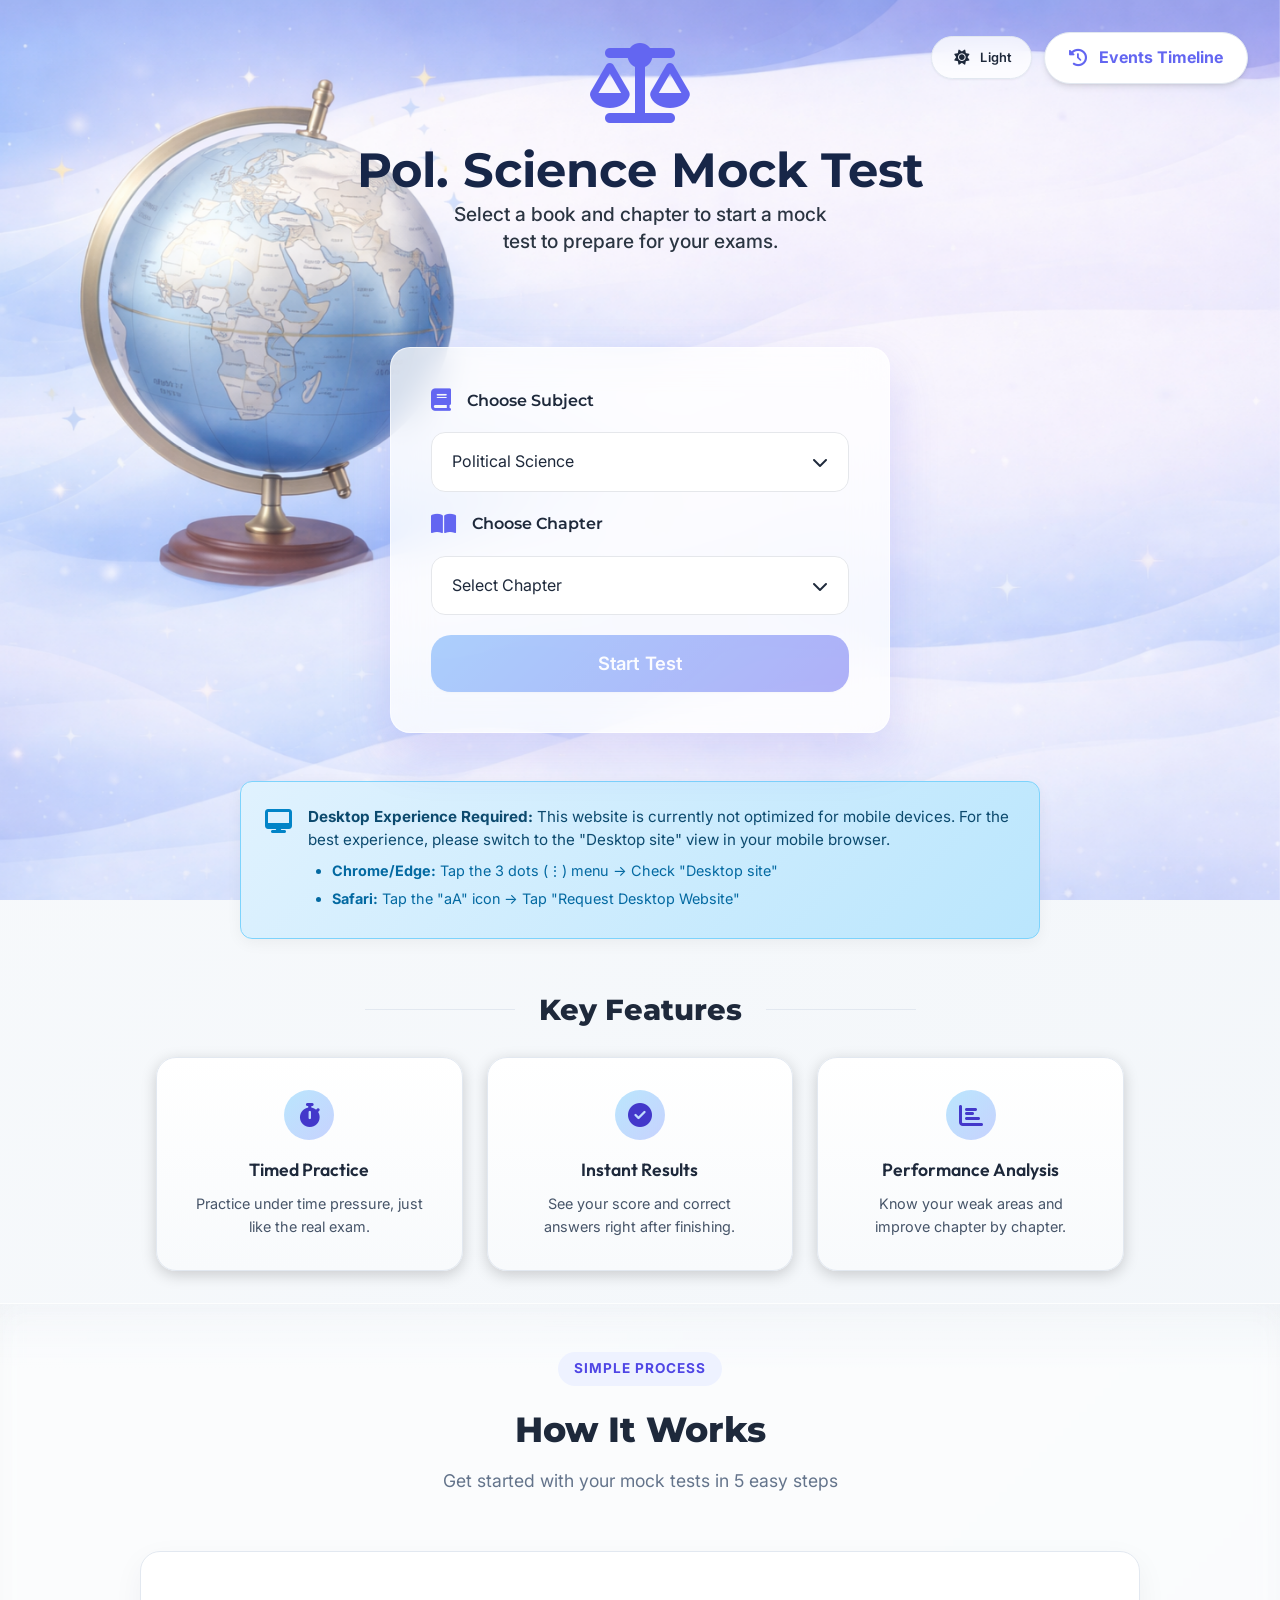
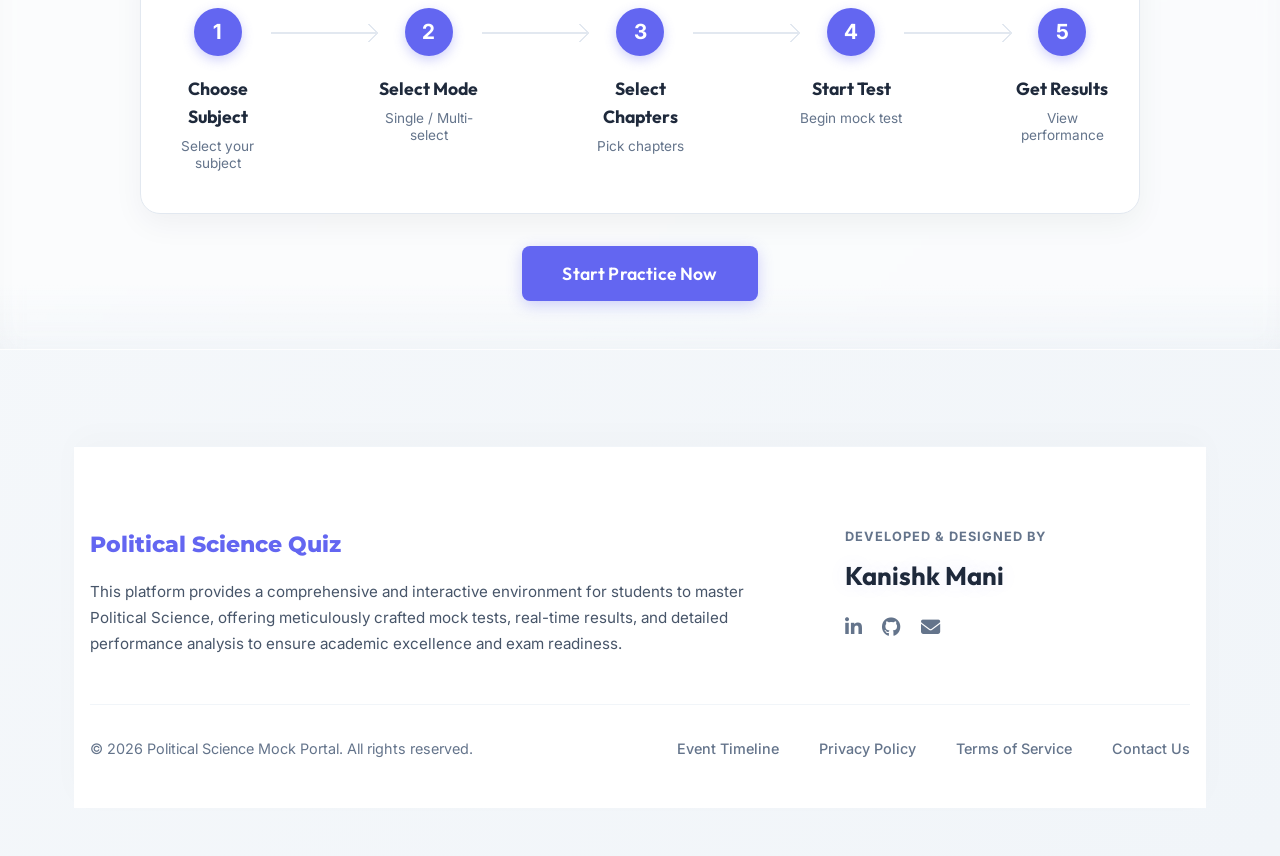
<file: pages/test.html>
<!DOCTYPE html>
<html lang="en">

<head>
    <!-- Google tag (gtag.js) -->
    <script async src="https://www.googletagmanager.com/gtag/js?id=G-N9FMXSV0R2"></script>
    <script>
        window.dataLayer = window.dataLayer || [];
        function gtag() { dataLayer.push(arguments); }
        gtag('js', new Date());

        gtag('config', 'G-N9FMXSV0R2');
    </script>

    <meta charset="UTF-8">
    <meta name="viewport" content="width=device-width, initial-scale=1.0">
    <title>Test - Mock Test Portal</title>
    <link rel="icon" type="image/png" href="../assets/Favicon.png">

    <!-- Theme Flash Prevention (must be before CSS) -->
    <script>
        (function(){var t=localStorage.getItem('theme-preference')||'light';
        if(t==='auto')t=window.matchMedia('(prefers-color-scheme:dark)').matches?'dark':'light';
        document.documentElement.setAttribute('data-theme',t);})();
    </script>

    <!-- CSS Files -->
    <link rel="stylesheet" href="../css/common.css">
    <link rel="stylesheet" href="../css/test.css">
    <link rel="stylesheet" href="../css/theme.css">

    <!-- Google Fonts -->
    <link
        href="https://fonts.googleapis.com/css2?family=Inter:wght@400;500;600;700&family=Outfit:wght@400;600;700&family=Montserrat:wght@700;800&display=swap"
        rel="stylesheet">

    <!-- Font Awesome Icons -->
    <link rel="stylesheet" href="https://cdnjs.cloudflare.com/ajax/libs/font-awesome/6.4.0/css/all.min.css">
</head>

<body>


    <!-- Test Page (CBT Interface) -->
    <section id="test-view" class="view test-page">
        <!-- Test Header -->
        <header class="test-header">
            <div class="test-title-wrapper">
                <button id="exit-test-btn" class="exit-btn" title="Exit Test">
                    <i class="fas fa-sign-out-alt"></i>
                </button>
                <div class="test-title" id="active-test-title">CUET Mock Test</div>
            </div>
            <div class="header-right">
                <button id="jump-fullscreen-btn" class="jump-btn">
                    <i class="fas fa-expand"></i> Jump to Full Screen
                </button>
                <div id="progress-indicator" class="progress-indicator">0/0 Questions</div>
                <div class="timer-container">
                    <span>Remaining Time:</span>
                    <div id="timer" class="timer-display">00:00:00</div>
                </div>
                <button id="fullscreen-btn" class="header-icon-btn" title="Toggle Fullscreen">
                    <i class="fas fa-expand"></i>
                </button>
            </div>
        </header>

        <!-- Test Layout: Question Area + Sidebar -->
        <div class="test-layout">
            <!-- Main Question Area -->
            <main class="question-area">
                <!-- Question Header -->
                <div class="question-header">
                    <span id="question-number">Question 1</span>
                    <div class="marks-info">
                        Marks for correct response: <span class="positive">+5.00</span> | Negative marking: <span
                            class="negative">-1.00</span>
                    </div>
                </div>

                <!-- Question Content -->
                <div class="question-content">
                    <p id="question-text">Loading question...</p>
                    <div id="options-container" class="options-list">
                        <!-- Options will be injected here by JavaScript -->
                    </div>
                </div>

                <!-- Navigation Footer -->
                <footer class="test-footer">
                    <div class="footer-left">
                        <button id="prev-btn" class="secondary-btn">Previous</button>
                        <button id="mark-review-btn" class="secondary-btn">Mark for Review & Next</button>
                        <button id="clear-response-btn" class="secondary-btn">Clear Response</button>
                    </div>
                    <div class="footer-right">
                        <button id="save-next-btn" class="accent-btn">Save & Next</button>
                        <button id="submit-test-btn" class="danger-btn">Submit</button>
                    </div>
                </footer>
            </main>

            <!-- Sidebar with Palette -->
            <aside class="sidebar">
                <!-- Status Legend -->
                <div class="status-legend">
                    <div class="legend-item"><span class="status-box answered">0</span> Answered</div>
                    <div class="legend-item"><span class="status-box not-answered">0</span> Not Answered</div>
                    <div class="legend-item"><span class="status-box not-visited">0</span> Not Visited</div>
                    <div class="legend-item"><span class="status-box review">0</span> Marked for Review</div>
                    <div class="legend-item"><span class="status-box answered-review">0</span> Answered & Marked for
                        Review</div>
                </div>

                <!-- Question Palette -->
                <div class="palette-container">
                    <h3>Choose a Question</h3>
                    <div id="question-palette" class="palette-grid">
                        <!-- Palette items injected here by JavaScript -->
                    </div>
                </div>
            </aside>
        </div>
    </section>

    <!-- Modal Overlay -->
    <div id="modal-overlay" class="modal-overlay hidden">
        <!-- Exit Confirmation Modal -->
        <div id="exit-modal" class="modal-content hidden">
            <div class="modal-header">
                <h3>Exit Test</h3>
            </div>
            <div class="modal-body">
                <p>Are you sure you want to exit the test? Your progress will not be saved.</p>
            </div>
            <div class="modal-footer">
                <button class="secondary-btn" id="exit-cancel-btn">Cancel</button>
                <button class="danger-btn" id="exit-confirm-btn">Exit</button>
            </div>
        </div>

        <!-- Submit Confirmation Modal -->
        <div id="submit-modal" class="modal-content hidden">
            <div class="modal-header">
                <h3>Submit Quiz</h3>
            </div>
            <div class="modal-body">
                <div class="submit-stats-grid">
                    <div class="submit-stat-item">
                        <div class="status-box answered" id="modal-answered-count">0</div>
                        <span>Answered</span>
                    </div>
                    <div class="submit-stat-item">
                        <div class="status-box not-answered" id="modal-not-answered-count">0</div>
                        <span>Not Answered</span>
                    </div>
                    <div class="submit-stat-item">
                        <div class="status-box not-visited" id="modal-not-visited-count">0</div>
                        <span>Not Visited</span>
                    </div>
                    <div class="submit-stat-item">
                        <div class="status-box review" id="modal-review-count">0</div>
                        <span>Marked for Review</span>
                    </div>
                    <div class="submit-stat-item full-width">
                        <div class="status-box answered-review" id="modal-answered-review-count">0</div>
                        <span>Answered & Marked for Review (will be evaluated)</span>
                    </div>
                </div>
                <p class="submit-confirmation-text">Are you sure to submit?</p>
            </div>
            <div class="modal-footer">
                <button class="secondary-btn" id="submit-cancel-btn">Cancel</button>
                <button class="primary-btn" id="submit-confirm-btn">Submit</button>
            </div>
        </div>
    </div>



    <!-- JavaScript Files -->
    <script src="../js/registry.js"></script>
    <script src="../js/common.js"></script>
    <script src="../js/test.js"></script>
    <script src="../js/theme.js"></script>
</body>

</html>
</file>
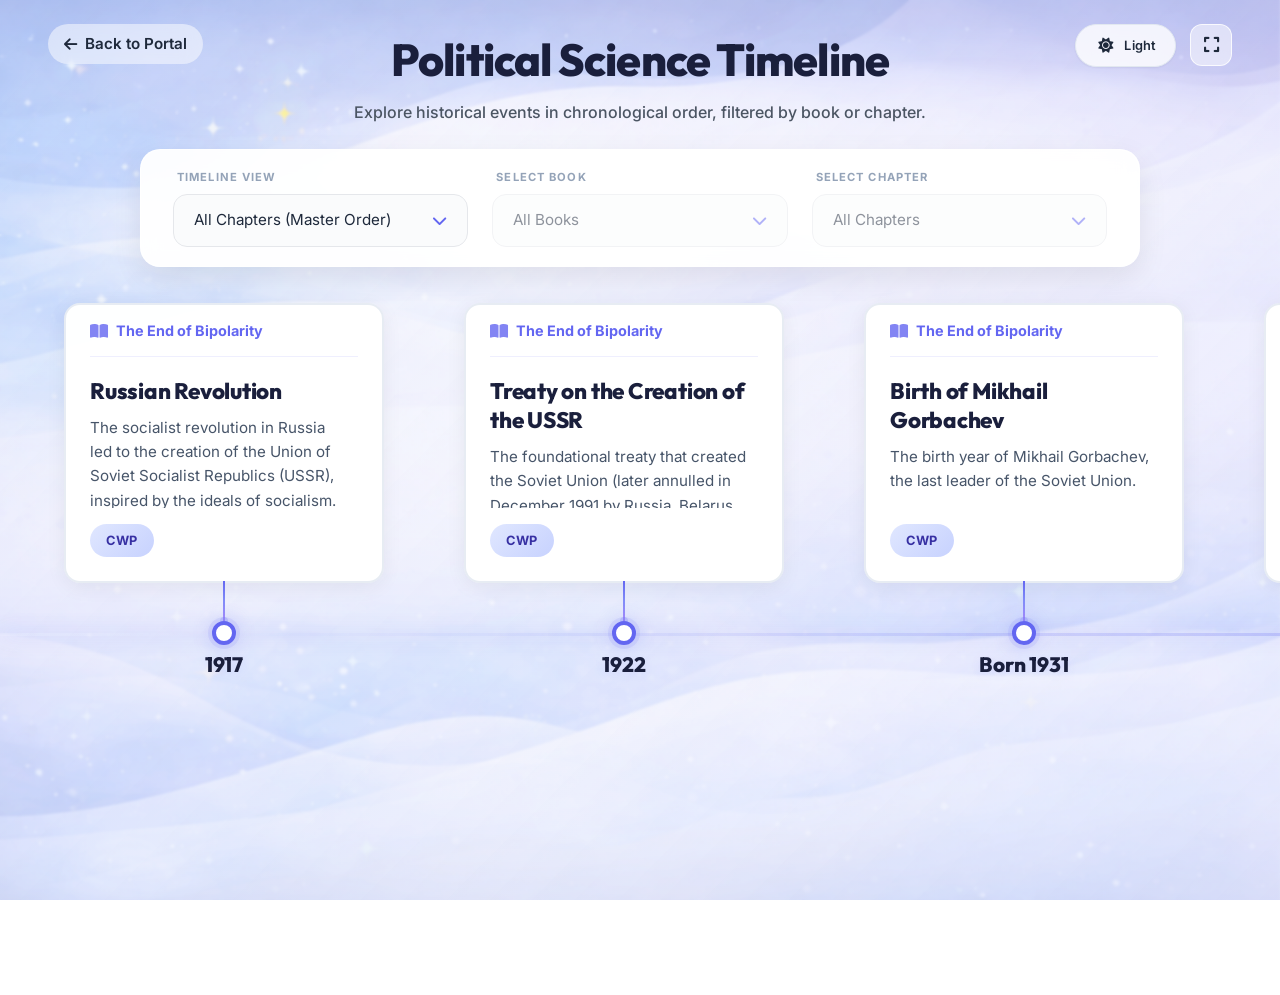
<file: pages/timeline.html>
<!DOCTYPE html>
<html lang="en">

<head>
    <meta charset="UTF-8">
    <meta name="viewport" content="width=device-width, initial-scale=1.0">
    <title>Political Science Timeline | Mock Test Portal</title>
    <link rel="icon" type="image/png" href="../assets/Favicon.png">

    <!-- Theme Flash Prevention (must be before CSS) -->
    <script>
        (function(){var t=localStorage.getItem('theme-preference')||'light';
        if(t==='auto')t=window.matchMedia('(prefers-color-scheme:dark)').matches?'dark':'light';
        document.documentElement.setAttribute('data-theme',t);})();
    </script>

    <!-- CSS Files -->
    <link rel="stylesheet" href="../css/common.css">
    <link rel="stylesheet" href="../css/timeline.css">
    <link rel="stylesheet" href="../css/theme.css">

    <!-- Google Fonts -->
    <link
        href="https://fonts.googleapis.com/css2?family=Inter:wght@400;500;600;700&family=Outfit:wght@400;600;700&family=Montserrat:wght@700;800&display=swap"
        rel="stylesheet">

    <!-- Font Awesome Icons -->
    <link rel="stylesheet" href="https://cdnjs.cloudflare.com/ajax/libs/font-awesome/6.4.0/css/all.min.css">
</head>

<body class="timeline-page">
    <div id="app" class="timeline-app">
        <!-- Background Overlay -->
        <div class="page-background"></div>

        <!-- Static Header Section -->
        <div class="fixed-top-section">
            <nav class="back-nav">
                <a href="../index.html" class="back-btn">
                    <i class="fas fa-arrow-left"></i>
                    <span>Back to Portal</span>
                </a>

                <!-- Fullscreen Toggle Button -->
                <div class="fullscreen-nav">
                    <button id="fullscreen-btn" class="fullscreen-btn" title="Toggle Fullscreen">
                        <i class="fas fa-expand"></i>
                    </button>
                </div>
            </nav>

            <header class="timeline-header">
                <h1>Political Science Timeline</h1>
                <p>Explore historical events in chronological order, filtered by book or chapter.</p>
            </header>

            <!-- Unified Control Card -->
            <div class="timeline-controls-card">
                <!-- Timeline View Dropdown -->
                <div class="control-group">
                    <label>TIMELINE VIEW</label>
                    <div class="custom-dropdown" id="view-dropdown">
                        <div class="dropdown-trigger" id="view-trigger">
                            <span id="selected-view-text">All Chapters (Master Order)</span>
                            <i class="fas fa-chevron-down"></i>
                        </div>
                        <div class="dropdown-content" id="view-dropdown-content">
                            <div class="options-list" id="view-options-list">
                                <!-- Options injected by JS -->
                            </div>
                        </div>
                    </div>
                </div>

                <!-- Select Book Dropdown -->
                <div class="control-group">
                    <label>SELECT BOOK</label>
                    <div class="custom-dropdown disabled" id="book-dropdown">
                        <div class="dropdown-trigger" id="book-trigger">
                            <span id="selected-book-text">All Books</span>
                            <i class="fas fa-chevron-down"></i>
                        </div>
                        <div class="dropdown-content" id="book-dropdown-content">
                            <div class="options-list" id="book-options-list">
                                <!-- Books injected by JS -->
                            </div>
                        </div>
                    </div>
                </div>

                <!-- Select Chapter Dropdown -->
                <div class="control-group">
                    <label>SELECT CHAPTER</label>
                    <div class="custom-dropdown disabled" id="chapter-dropdown">
                        <div class="dropdown-trigger" id="chapter-trigger">
                            <span id="selected-chapter-text">All Chapters</span>
                            <i class="fas fa-chevron-down"></i>
                        </div>
                        <div class="dropdown-content" id="chapter-dropdown-content">
                            <div class="options-list" id="chapter-options-list">
                                <!-- Chapters injected by JS -->
                            </div>
                        </div>
                    </div>
                </div>
            </div>
        </div>

        <!-- Scrollable Timeline Section -->
        <main class="timeline-main-container">
            <div class="timeline-wrapper" id="timeline-wrapper">
                <div class="timeline-content-area">
                    <div class="timeline-track"></div>
                    <div class="timeline-items-container" id="timeline-content">
                        <!-- Events injected by JS -->
                    </div>
                </div>
            </div>
        </main>

        <!-- Fixed Footer -->
        <footer class="timeline-footer">
            &copy; 2026 Political Science Mock Portal. Designed by Kanishk Mani.
        </footer>
    </div>

    <!-- JavaScript Files -->
    <!-- Timeline Data Aggregator and Modules -->
    <script src="../js/timeline-data.js"></script>
    <!-- CWP Book Chapters -->
    <script src="../data/CWP timeline/Ch1 - Bipolarity.js"></script>
    <script src="../data/CWP timeline/Ch2 - Centres of Power.js"></script>
    <script src="../data/CWP timeline/Ch3 - Contemporary South Asia.js"></script>
    <script src="../data/CWP timeline/Ch4 - International Organisations.js"></script>
    <script src="../data/CWP timeline/Ch5 - Security.js"></script>
    <script src="../data/CWP timeline/Ch6 - Environment.js"></script>
    <script src="../data/CWP timeline/Ch7 - Globalisation.js"></script>
    <!-- PISI Book Chapters -->
    <script src="../data/PISI timeline/Ch1 - Nation Building.js"></script>
    <script src="../data/PISI timeline/Ch2 - One Party Dominance.js"></script>
    <script src="../data/PISI timeline/Ch3 - Planned Development.js"></script>
    <script src="../data/PISI timeline/Ch4 - External Relations.js"></script>
    <script src="../data/PISI timeline/Ch5 - Congress System.js"></script>
    <script src="../data/PISI timeline/Ch6 - Democratic Crisis.js"></script>
    <script src="../data/PISI timeline/Ch7 - Regional Aspirations.js"></script>
    <script src="../data/PISI timeline/Ch8 - Recent Developments.js"></script>

    <script src="../js/timeline.js"></script>
    <script src="../js/theme.js"></script>
</body>

</html>
</file>
<file: css/common.css>
/* ==========================================================================
   COMMON.CSS - Shared Styles Across All Pages
   
   This file contains all the shared styles used across the quiz application:
   - Root CSS variables (colors, spacing, shadows)
   - Global resets and typography
   - Button system (primary, secondary, accent, danger)
   - Modal dialogs
   - Utility classes
   
   All pages should include this file first before their specific stylesheets.
   ========================================================================== */

/* ==========================================================================
   ROOT VARIABLES & COLOR SYSTEM
   
   Central color palette and design tokens used throughout the application.
   Modify these variables to change the entire theme.
   ========================================================================== */
:root {
    /* Primary Colors - Main brand color (indigo/purple) */
    --primary-color: #6366f1;
    --primary-hover: #4f46e5;
    --primary-light: #eef2ff;

    /* Accent Colors - Secondary actions and highlights (cyan) */
    --accent-color: #06b6d4;
    --accent-hover: #0891b2;

    /* Status Colors */
    --danger-color: #ef4444;
    /* Errors, incorrect answers */
    --danger-hover: #dc2626;
    --success-color: #22c55e;
    /* Correct answers, positive feedback */
    --success-light: #ecfdf5;
    --warning-color: #f59e0b;
    /* Warnings, cautions */

    /* Background Colors */
    --bg-color: #f8fafc;
    /* Main page background */
    --bg-secondary: #f1f5f9;
    /* Secondary backgrounds */
    --card-bg: #ffffff;
    /* Card backgrounds */

    /* Text Colors */
    --text-main: #1e293b;
    /* Primary text */
    --text-secondary: #475569;
    /* Secondary text */
    --text-muted: #64748b;
    /* Muted/disabled text */

    /* Border Colors */
    --border-color: #e2e8f0;
    /* Default borders */
    --border-hover: #cbd5e1;
    /* Hover state borders */

    /* Shadows - Progressive elevation system */
    --shadow-sm: 0 1px 2px 0 rgb(0 0 0 / 0.05);
    --shadow: 0 4px 6px -1px rgb(0 0 0 / 0.1), 0 2px 4px -2px rgb(0 0 0 / 0.1);
    --shadow-md: 0 10px 15px -3px rgb(0 0 0 / 0.1), 0 4px 6px -4px rgb(0 0 0 / 0.1);
    --shadow-lg: 0 20px 25px -5px rgb(0 0 0 / 0.1), 0 8px 10px -6px rgb(0 0 0 / 0.1);

    /* Border Radius - Consistent rounded corners */
    --radius: 12px;
    --radius-sm: 8px;
    --radius-lg: 16px;

    /* Transitions - Smooth animations */
    --transition: all 0.2s cubic-bezier(0.4, 0, 0.2, 1);
}

/* ==========================================================================
   GLOBAL RESETS & TYPOGRAPHY
   
   Base styles applied to all elements for consistency.
   ========================================================================== */
* {
    margin: 0;
    padding: 0;
    box-sizing: border-box;
    font-family: 'Inter', sans-serif;
    /* Default font for body text */
}

html {
    height: auto;
    overflow-y: auto;
}

body {
    background: linear-gradient(135deg, #f8fafc 0%, #f1f5f9 100%);
    color: var(--text-main);
    line-height: 1.6;
    min-height: 100vh;
    overflow-x: hidden;
    overflow-y: visible;
}

#app {
    min-height: 100vh;
    height: auto;
}

/* ==========================================================================
   BASE LAYOUT & VIEW CONTAINER
   
   Common layout structure for all pages/views.
   ========================================================================== */
.view {
    min-height: 100vh;
    height: auto;
    display: flex;
    flex-direction: column;
    animation: fadeIn 0.3s ease-in-out;
}

/* Utility class to hide elements */
.hidden {
    display: none !important;
}

/* Fade-in animation for smooth page transitions */
@keyframes fadeIn {
    from {
        opacity: 0;
        transform: translateY(10px);
    }

    to {
        opacity: 1;
        transform: translateY(0);
    }
}

/* ==========================================================================
   BUTTON SYSTEM
   
   Standardized button styles used across all pages:
   - primary-btn: Main call-to-action buttons (e.g., "Start Test", "Submit")
   - secondary-btn: Utility buttons (e.g., "Previous", "Cancel")
   - accent-btn: Important action buttons (e.g., "Save & Next")
   - danger-btn: Destructive actions (e.g., "Submit Quiz")
   ========================================================================== */
.primary-btn,
.accent-btn,
.secondary-btn,
.danger-btn {
    padding: 0.875rem 1.75rem;
    border-radius: var(--radius-sm);
    border: none;
    font-weight: 600;
    cursor: pointer;
    transition: var(--transition);
    font-size: 1rem;
    letter-spacing: 0.01em;
    box-shadow: var(--shadow-sm);
}

/* Primary Button - Main CTAs like "Start Test" */
.primary-btn {
    background: linear-gradient(135deg, #60a5fa, #6366f1);
    color: white;
    width: 100%;
    display: flex;
    align-items: center;
    justify-content: center;
    gap: 0.5rem;
    padding: 1.1rem 2rem;
    font-size: 1.15rem;
    font-weight: 600;
    border-radius: 20px;
}

.primary-btn:hover:not(:disabled) {
    background: linear-gradient(135deg, #4f46e5, #4338ca);
    box-shadow: var(--shadow-md);
    transform: translateY(-1px);
}

.primary-btn:active:not(:disabled) {
    transform: translateY(0);
}

.primary-btn:disabled {
    opacity: 0.5;
    cursor: not-allowed;
    transform: none;
}

/* Accent Button - Important actions like "Save & Next" */
.accent-btn {
    background: linear-gradient(135deg, var(--primary-color) 0%, var(--primary-hover) 100%);
    color: white;
}

.accent-btn:hover {
    background: linear-gradient(135deg, var(--primary-hover) 0%, #4338ca 100%);
    box-shadow: var(--shadow-md);
    transform: translateY(-1px);
}

/* Secondary Button - Utility buttons like "Previous", "Cancel" */
.secondary-btn {
    background-color: var(--bg-secondary);
    color: var(--text-main);
    border: 1px solid var(--border-color);
}

.secondary-btn:hover {
    background-color: var(--border-color);
    border-color: var(--border-hover);
    transform: translateY(-1px);
}

/* Danger Button - Destructive actions like "Submit Quiz" */
.danger-btn {
    background: linear-gradient(135deg, #1e293b 0%, #0f172a 100%);
    color: white;
}

.danger-btn:hover {
    background: linear-gradient(135deg, #0f172a 0%, #020617 100%);
    box-shadow: var(--shadow-md);
    transform: translateY(-1px);
}

/* ==========================================================================
   MODAL DIALOGS
   
   Reusable modal system for confirmation dialogs (exit, submit, etc.)
   ========================================================================== */

/* Modal Overlay - Dark background behind modal */
.modal-overlay {
    position: fixed;
    inset: 0;
    background: rgba(0, 0, 0, 0.5);
    backdrop-filter: blur(4px);
    z-index: 1000;
    display: flex;
    align-items: center;
    justify-content: center;
    animation: fadeIn 0.2s ease-out;
}

/* Modal Content Container */
.modal-content {
    background: white;
    width: 90%;
    max-width: 500px;
    border-radius: var(--radius-lg);
    box-shadow: var(--shadow-lg);
    overflow: hidden;
    animation: modalSlide 0.3s cubic-bezier(0.34, 1.56, 0.64, 1);
}

/* Modal slide-in animation */
@keyframes modalSlide {
    from {
        transform: translateY(20px) scale(0.95);
        opacity: 0;
    }

    to {
        transform: translateY(0) scale(1);
        opacity: 1;
    }
}

/* Modal Header */
.modal-header {
    padding: 1.5rem;
    border-bottom: 1px solid var(--border-color);
}

.modal-header h3 {
    font-family: 'Outfit', sans-serif;
    color: var(--text-main);
    font-size: 1.25rem;
}

/* Modal Body - Main content area */
.modal-body {
    padding: 1.5rem;
}

/* Modal Footer - Action buttons */
.modal-footer {
    padding: 1rem 1.5rem;
    background: #f8fafc;
    display: flex;
    justify-content: flex-end;
    gap: 1rem;
    border-top: 1px solid var(--border-color);
}

/* Submit Modal Stats Grid */
.submit-stats-grid {
    display: grid;
    grid-template-columns: 1fr 1fr;
    gap: 1.5rem;
    margin-bottom: 2rem;
}

.submit-stat-item {
    display: flex;
    align-items: center;
    gap: 1rem;
}

.submit-stat-item span {
    font-size: 0.9rem;
    color: var(--text-secondary);
    font-weight: 500;
}

.submit-stat-item.full-width {
    grid-column: span 2;
}

.submit-confirmation-text {
    text-align: center;
    font-weight: 600;
    color: var(--text-main);
    margin-top: 1rem;
    font-size: 1.1rem;
}

/* ==========================================================================
   UTILITY CLASSES
   
   Reusable utility classes for common styling patterns.
   ========================================================================== */

/* Text color utilities */
.success-text {
    color: #22c55e;
}

.danger-text {
    color: #f43f5e;
}

.muted-text {
    color: #64748b;
}

/* Positive/Negative marks display */
.positive {
    color: var(--success-color);
    font-weight: 600;
    background: var(--success-light);
    padding: 0.25rem 0.5rem;
    border-radius: 4px;
}

.negative {
    color: var(--danger-color);
    font-weight: 600;
    background: #fef2f2;
    padding: 0.25rem 0.5rem;
    border-radius: 4px;
}
</file>
<file: css/home.css>
/* ==========================================================================
   HOME.CSS - Home Page Specific Styles
   
   This file contains styles specific to the home/landing page:
   - Hero section with title and subtitle
   - Feature cards grid
   - Subject and chapter selection dropdowns
   - Toggle switches for options
   
   This file should be loaded AFTER common.css
   ========================================================================== */

/* ==========================================================================
   HOME PAGE LAYOUT
   ========================================================================== */
#home-view {
    position: relative;
    min-height: 100vh;
    overflow-x: hidden;
}

/* Background image for home page */
.home-background {
    position: fixed;
    inset: 0;
    background-image: url("../assets/A\ dreamy\ floating\ globe.png");
    background-size: cover;
    background-position: center top;
    background-repeat: no-repeat;
    z-index: 0;
}

/* ==========================================================================
   HEADER ACTIONS (Top Right Buttons)
   ========================================================================== */
.header-actions {
    position: absolute;
    top: 2rem;
    right: 2rem;
    z-index: 100;
}

.timeline-nav-btn {
    display: flex;
    align-items: center;
    gap: 0.75rem;
    padding: 0.75rem 1.5rem;
    background: white;
    color: var(--primary-color);
    text-decoration: none;
    font-weight: 700;
    border-radius: 30px;
    box-shadow: var(--shadow);
    transition: var(--transition);
    border: 1px solid var(--border-color);
    font-family: 'Outfit', sans-serif;
}

.timeline-nav-btn i {
    font-size: 1.1rem;
}

.timeline-nav-btn:hover {
    transform: translateY(-2px);
    box-shadow: var(--shadow-md);
    background: var(--primary-color);
    color: white;
    border-color: var(--primary-color);
}

.timeline-nav-btn:active {
    transform: translateY(0);
}

/* ==========================================================================
   HERO SECTION
   
   Top section with app title and description
   ========================================================================== */
.hero {
    text-align: center;
    padding: 20px 14px 20px;
    position: relative;
    z-index: 2;
}

.hero-content {
    position: relative;
    z-index: 2;
}

/* Graduation cap icon */
.hero-icon {
    font-size: 5rem;
    margin-bottom: -1rem;
    color: var(--primary-color);
}

/* Main portal title (e.g., "Mock Test Portal") */
.hero h1 {
    font-family: 'Montserrat', sans-serif;
    font-size: 3rem;
    font-weight: 700;
    color: #172648;
    margin-bottom: -0.5rem;
    position: relative;
    z-index: 2;
}

/* Subtitle text under the title */
.hero p {
    font-size: 1.2rem;
    font-weight: 500;
    color: #2b3542;
    max-width: 410px;
    margin: 0 auto;
    line-height: 1.4;
}

/* ==========================================================================
   MAIN CONTENT AREA
   ========================================================================== */
.home-main {
    padding: 0 1rem 3rem;
    max-width: 1200px;
    margin: 0 auto;
    position: relative;
    z-index: 2;
}

/* ==========================================================================
   FEATURE CARDS SECTION
   
   Three cards showing app features (Timed Tests, Instant Results, Performance Analysis)
   ========================================================================== */
.features-section {
    display: grid;
    grid-template-columns: repeat(auto-fit, minmax(280px, 1fr));
    gap: 1.5rem;
    margin-top: 1.5rem;
    padding: 0 1rem;
    max-width: 1000px;
    margin-left: auto;
    margin-right: auto;
}

.feature-card {
    background: linear-gradient(180deg, #ffffff 0%, #f8fafc 100%);
    padding: 2rem;
    border-radius: 20px;
    box-shadow: 0 4px 15px rgba(0, 0, 0, 0.18);
    text-align: center;
    transition: var(--transition);
    border: 1px solid var(--border-color);
}

.feature-card:hover {
    transform: translateY(-5px);
    box-shadow: 0 8px 25px rgba(0, 0, 0, 0.18);
}

.feature-card.clickable {
    cursor: pointer;
}

.feature-card.clickable:active {
    transform: scale(0.98);
}

/* Icon circle in feature card */
.feature-icon {
    width: 50px;
    height: 50px;
    margin: 0 auto 1rem;
    background: linear-gradient(135deg, #bae6fd, #c7d2fe);
    border-radius: 50%;
    display: flex;
    align-items: center;
    justify-content: center;
    font-size: 1.5rem;
    color: #4338ca;
}

.feature-card h4 {
    font-family: 'Outfit', sans-serif;
    font-size: 1.1rem;
    font-weight: 600;
    color: var(--text-main);
    margin-bottom: 0.5rem;
}

.feature-card p {
    color: var(--text-secondary);
    font-size: 0.9rem;
    line-height: 1.6;
}

/* ==========================================================================
   SELECTION CONTAINER
   
   Main card containing subject/chapter selection and start button
   ========================================================================== */
.selection-container {
    max-width: 500px;
    margin: 4.5rem auto 0;
    /* Increased from 2.5rem to give room for upward dropdowns */
    background: rgba(255, 255, 255, 0.75);
    backdrop-filter: blur(18px);
    -webkit-backdrop-filter: blur(18px);
    padding: 2.5rem;
    border-radius: 20px;
    box-shadow: 0 20px 50px rgba(79, 70, 229, 0.18);
    display: flex;
    flex-direction: column;
    gap: 1.2rem;
    position: relative;
    z-index: 10;
    border: 1px solid rgba(255, 255, 255, 0.6);
}

/* Selection header with icon and label */
.selection-header {
    display: flex;
    align-items: center;
    gap: 1rem;
    margin-bottom: 0;
}

.card-icon {
    display: flex;
    align-items: center;
    justify-content: center;
    font-size: 1.4rem;
    color: #6366F1;
    flex-shrink: 0;
}

/* Labels for "Choose Subject" and "Choose Chapter" */
.selection-header label {
    font-weight: 600;
    color: var(--text-main);
    font-size: 1em;
    font-family: 'Montserrat', sans-serif;
}

/* ==========================================================================
   CUSTOM DROPDOWNS (Subject & Chapter)
   
   Styled dropdown menus with custom appearance
   ========================================================================== */
.custom-dropdown {
    position: relative;
    width: 100%;
}

.custom-dropdown.disabled {
    opacity: 0.5;
    pointer-events: none;
}

/* Dropdown trigger button (the clickable box) */
.dropdown-trigger {
    width: 100%;
    padding: 1rem 1.25rem;
    border-radius: 14px;
    border: 1.5px solid #e5e7eb;
    background: rgba(255, 255, 255, 0.95);
    font-family: 'Outfit', sans-serif;
    font-size: 1rem;
    cursor: pointer;
    transition: var(--transition);
    color: var(--text-main);
    display: flex;
    justify-content: space-between;
    align-items: center;
}

.dropdown-trigger:hover {
    border-color: var(--border-hover);
}

.dropdown-trigger.active {
    border-color: var(--primary-color);
    box-shadow: 0 0 0 3px var(--primary-light);
}

.dropdown-trigger i {
    transition: transform 0.3s ease;
}

.dropdown-trigger.active i {
    transform: rotate(180deg);
}

/* Dropdown content panel */
.dropdown-content {
    position: absolute;
    bottom: calc(100% + 15px);
    /* Moved slightly up for better visibility */
    left: 0;
    width: 100%;
    background: white;
    border-radius: 16px;
    box-shadow: 0 -10px 25px rgba(0, 0, 0, 0.1);
    /* Adjusted shadow for top placement */
    border: 1px solid var(--border-color);
    z-index: 100;
    display: none;
    transform-origin: bottom;
    /* Changed from top to bottom */
    animation: dropdownSlide 0.2s ease-out;
    max-height: calc(100vh - 150px);
    /* Safety: prevent touching top */
}

@keyframes dropdownSlide {
    from {
        opacity: 0;
        transform: translateY(10px);
        /* Changed direction for bottom-up */
    }

    to {
        opacity: 1;
        transform: translateY(0);
    }
}

.dropdown-content.show {
    display: block;
}

/* ==========================================================================
   DROPDOWN HEADER (Mode Selection)
   
   Radio buttons for single/multi-select mode
   ========================================================================== */
.dropdown-header {
    padding: 1rem;
    background: #f8fafc;
    border-bottom: 1px solid var(--border-color);
    border-radius: 16px 16px 0 0;
    /* Added rounding for top placement */
    display: flex;
    justify-content: space-around;
    gap: 1rem;
}

.mode-option {
    display: flex;
    align-items: center;
    gap: 0.5rem;
    cursor: pointer;
}

.mode-option input {
    display: none;
}

/* Custom radio button */
.radio-custom {
    width: 18px;
    height: 18px;
    border: 2px solid var(--border-color);
    border-radius: 50%;
    position: relative;
    transition: var(--transition);
}

.mode-option input:checked+.radio-custom {
    border-color: var(--primary-color);
}

.mode-option input:checked+.radio-custom::after {
    content: '';
    position: absolute;
    top: 50%;
    left: 50%;
    transform: translate(-50%, -50%);
    width: 10px;
    height: 10px;
    background: var(--primary-color);
    border-radius: 50%;
}

.mode-label {
    font-size: 0.9rem;
    font-weight: 600;
    color: var(--text-main);
}

/* ==========================================================================
   CHAPTER LIST
   
   Scrollable list of chapters with checkboxes
   ========================================================================== */
.chapter-list {
    max-height: 250px;
    overflow-y: auto;
    padding: 0;
    scroll-behavior: smooth;
    scrollbar-width: thin;
    scrollbar-color: var(--text-secondary) #f1f5f9;
}

.chapter-list::-webkit-scrollbar {
    width: 6px;
}

.chapter-list::-webkit-scrollbar-track {
    background: #f1f5f9;
}

.chapter-list::-webkit-scrollbar-thumb {
    background-color: var(--primary-color);
    border-radius: 10px;
}

/* Book header (sticky section headers) */
.book-header {
    background: rgba(79, 70, 229, 0.9);
    backdrop-filter: blur(8px);
    -webkit-backdrop-filter: blur(8px);
    color: white;
    padding: 0.6rem 1rem;
    font-size: 15px;
    font-weight: 700;
    position: sticky;
    top: 0;
    z-index: 5;
    font-family: 'Montserrat', sans-serif;
    letter-spacing: 0.02em;
    box-shadow: 0 2px 4px rgba(0, 0, 0, 0.1);
}

/* Individual chapter item */
.chapter-item {
    padding: 0.75rem 1rem;
    display: flex;
    align-items: center;
    justify-content: space-between;
    transition: var(--transition);
    cursor: pointer;
    border-bottom: 1px solid #3333352d;
}

.chapter-item:last-child {
    border-bottom: none;
}

.chapter-item:hover,
.chapter-item.selected {
    background: var(--primary-light);
}

.chapter-item-left {
    display: flex;
    align-items: center;
    gap: 0.75rem;
    flex: 1;
}

/* Custom checkbox for chapter selection */
.chapter-checkbox {
    width: 18px;
    height: 18px;
    border: 2px solid var(--border-color);
    border-radius: 4px;
    display: flex;
    align-items: center;
    justify-content: center;
    transition: var(--transition);
    background: white;
}

.chapter-item.selected .chapter-checkbox {
    background: var(--primary-color);
    border-color: var(--primary-color);
}

.chapter-checkbox i {
    color: white;
    font-size: 0.7rem;
    display: none;
}

.chapter-item.selected .chapter-checkbox i {
    display: block;
}

/* Chapter name text */
.chapter-name {
    font-family: 'Outfit', sans-serif;
    font-size: 15px;
    color: var(--text-main);
    font-weight: 500;
}

/* Question count badge (e.g., "50 quests") */
.quest-count {
    font-size: 0.85rem;
    color: var(--text-muted);
    font-weight: 400;
}

/* Message when no subject is selected */
.no-subject-msg {
    padding: 2rem;
    text-align: center;
    color: var(--text-muted);
    font-size: 0.9rem;
}

/* ==========================================================================
   DROPDOWN FOOTER
   
   Apply/Clear buttons and selection status
   ========================================================================== */
.dropdown-footer {
    padding: 1rem;
    border-top: 1px solid var(--border-color);
    background: white;
    display: flex;
    flex-direction: column;
    align-items: center;
    gap: 1rem;
    border-radius: 0;
}

/* Selection status badge (e.g., "3 Chapters Selected") */
.selection-status {
    background: var(--primary-light);
    color: #4338ca;
    padding: 0.5rem 1rem;
    border-radius: 20px;
    font-size: 0.85rem;
    font-weight: 600;
}

/* Apply and Clear buttons container */
.dropdown-actions {
    display: grid;
    grid-template-columns: 1fr 1fr;
    gap: 1rem;
    width: 100%;
}

.apply-btn,
.clear-btn {
    padding: 0.75rem;
    border-radius: 10px;
    font-weight: 600;
    cursor: pointer;
    transition: var(--transition);
    font-size: 0.95rem;
    text-align: center;
}

.apply-btn {
    background: linear-gradient(135deg, #60a5fa, #6366f1);
    color: white;
    border: none;
}

.apply-btn:hover {
    background: linear-gradient(135deg, #4f46e5, #4338ca);
    transform: translateY(-1px);
}

.clear-btn {
    background: white;
    color: var(--text-secondary);
    border: 1px solid var(--border-color);
}

.clear-btn:hover {
    background: var(--bg-secondary);
    border-color: var(--border-hover);
}

/* ==========================================================================
   MODE HINT
   
   Information text at bottom of dropdown (e.g., "50 random questions, 60-minute limit")
   ========================================================================== */
.mode-hint {
    font-size: 0.85rem;
    color: var(--text-muted);
    text-align: center;
    width: 100%;
    padding: 1rem 0.5rem 1.25rem;
    border-radius: 0 0 16px 16px;
    transition: var(--transition);
    font-weight: 600;
    white-space: normal;
}

.mode-hint.multi-mode,
.mode-hint.single-mode {
    background: #eef2ff;
    color: #4338ca;
    border-bottom: 5.5px solid #6366f1;
}

.hint-border {
    height: 15px;
    width: 100%;
    border-bottom: 5.5px solid #6366f1;
    border-radius: 0 0 16px 16px;
    margin-top: auto;
}

/* ==========================================================================
   RESHUFFLE TOGGLE
   
   Toggle switch for question reshuffling option
   ========================================================================== */
.reshuffle-container {
    margin-top: 0.5rem;
}

.toggle-label {
    display: flex;
    align-items: center;
    gap: 0.75rem;
    cursor: pointer;
    user-select: none;
}

.toggle-label input[type="checkbox"] {
    display: none;
}

/* Toggle slider switch */
.toggle-slider {
    position: relative;
    width: 50px;
    height: 26px;
    background-color: #e5e7eb;
    border-radius: 26px;
    transition: var(--transition);
}

.toggle-slider::before {
    content: '';
    position: absolute;
    width: 20px;
    height: 20px;
    border-radius: 50%;
    background-color: white;
    top: 3px;
    left: 3px;
    transition: var(--transition);
    box-shadow: 0 2px 4px rgba(0, 0, 0, 0.2);
}

.toggle-label input[type="checkbox"]:checked+.toggle-slider {
    background: linear-gradient(135deg, #38bdf8, #6366f1);
}

.toggle-label input[type="checkbox"]:checked+.toggle-slider::before {
    transform: translateX(24px);
}

.toggle-text {
    font-size: 0.95rem;
    font-weight: 500;
    color: var(--text-main);
    font-family: 'Outfit', sans-serif;
}

/* ==========================================================================
   MOBILE INFO BANNER
   ========================================================================== */
.mobile-info-banner {
    max-width: 800px;
    margin: 3rem auto 0;
    background: linear-gradient(135deg, #e0f2fe, #bae6fd);
    border-radius: 12px;
    padding: 1.5rem;
    display: flex;
    align-items: flex-start;
    gap: 1rem;
    box-shadow: 0 4px 15px rgba(0, 0, 0, 0.05);
    border: 1px solid #7dd3fc;
}

.mobile-info-banner i {
    font-size: 1.5rem;
    color: #0284c7;
    margin-top: 0.2rem;
}

.mobile-info-content {
    display: flex;
    flex-direction: column;
    gap: 0.5rem;
}

.mobile-info-banner p {
    color: #0c4a6e;
    font-size: 0.95rem;
    line-height: 1.5;
    margin: 0;
}

.desktop-steps {
    list-style-type: disc;
    margin: 0;
    padding-left: 1.5rem;
    color: #0369a1;
    font-size: 0.9rem;
}

.desktop-steps li {
    margin-bottom: 0.25rem;
}

/* ==========================================================================
   FEATURES TITLE DIVIDER
   ========================================================================== */
.features-divider {
    display: flex;
    align-items: center;
    justify-content: center;
    gap: 1.5rem;
    margin: 3rem 0 1.5rem;
}

.features-divider .line {
    height: 1px;
    flex-grow: 1;
    max-width: 150px;
    background: #e2e8f0;
}

.features-title {
    font-family: 'Montserrat', sans-serif;
    color: #1e293b;
    font-size: 1.8rem;
    font-weight: 800;
    margin: 0;
}

/* ==========================================================================
   PREMIUM HOW TO USE SECTION
   ========================================================================== */
.how-to-use-wrapper {
    background: linear-gradient(180deg, rgba(255, 255, 255, 0) 0%, rgba(255, 255, 255, 0.6) 10%, rgba(255, 255, 255, 0.6) 90%, rgba(255, 255, 255, 0) 100%);
    padding: 3rem 1rem;
    margin: 2rem calc(-50vw + 50%);
    position: relative;
    box-shadow: 0 4px 30px rgba(0, 0, 0, 0.02) inset;
    border-top: 1px solid rgba(255, 255, 255, 0.8);
    border-bottom: 1px solid rgba(255, 255, 255, 0.8);
    backdrop-filter: blur(10px);
}

.how-to-use-container {
    max-width: 1000px;
    margin: 0 auto;
}

.how-to-use-header {
    text-align: center;
    margin-bottom: 3.5rem;
}

.how-to-use-header .badge {
    background: #eef2ff;
    color: #4f46e5;
    padding: 0.4rem 1rem;
    border-radius: 20px;
    font-size: 0.85rem;
    font-weight: 700;
    text-transform: uppercase;
    letter-spacing: 1px;
    display: inline-block;
    margin-bottom: 1rem;
}

.premium-title {
    font-family: 'Montserrat', sans-serif;
    color: #1e293b;
    font-size: 2.2rem;
    font-weight: 800;
    margin-bottom: 0.5rem;
}

.how-to-use-header p {
    color: #64748b;
    font-size: 1.1rem;
}

/* Timeline Layout */
.timeline-container {
    background: white;
    border-radius: 20px;
    padding: 3.5rem 1.5rem 2.5rem;
    box-shadow: 0 10px 30px rgba(0, 0, 0, 0.05);
    display: flex;
    justify-content: space-between;
    align-items: flex-start;
    position: relative;
    max-width: 1100px;
    margin: 0 auto;
    border: 1px solid var(--border-color);
}

.timeline-step {
    display: flex;
    flex-direction: column;
    align-items: center;
    position: relative;
    z-index: 2;
    flex: 1;
    text-align: center;
}

.step-number {
    width: 48px;
    height: 48px;
    background: #6366f1;
    color: white;
    border-radius: 50%;
    display: flex;
    align-items: center;
    justify-content: center;
    font-size: 1.3rem;
    font-weight: 700;
    margin-bottom: 1.2rem;
    box-shadow: 0 4px 12px rgba(99, 102, 241, 0.3);
    transition: transform 0.2s ease;
}

.timeline-step:hover .step-number {
    transform: scale(1.1);
    background: #4f46e5;
}

.timeline-step h4 {
    font-family: 'Outfit', sans-serif;
    color: #1e293b;
    font-size: 1.1rem;
    font-weight: 700;
    margin-bottom: 0.4rem;
    margin-top: 0;
}

.timeline-step p {
    color: #64748b;
    font-size: 0.85rem;
    margin: 0;
    line-height: 1.3;
}

/* Connecting Lines */
.timeline-connector {
    flex: 1;
    position: relative;
    height: 2px;
    background-color: #e2e8f0;
    margin-top: 24px; /* Center with 48px circle top-aligned */
    z-index: 1;
    min-width: 30px;
}

/* Hide the font-awesome icon completely */
.timeline-connector i {
    display: none;
}

/* CSS Arrowhead */
.timeline-connector::after {
    content: '';
    position: absolute;
    right: 0;
    top: 50%;
    width: 12px;
    height: 12px;
    border-top: 2px solid #e2e8f0;
    border-right: 2px solid #e2e8f0;
    transform: translateY(-50%) rotate(45deg);
    border-radius: 1px;
}

/* Practice Now Action Box */
.practice-action {
    display: flex;
    justify-content: center;
    margin-top: 2rem;
}

.practice-now-btn {
    width: auto;
    padding: 1rem 2.5rem;
    border-radius: 8px;
    background: #6366f1;
    color: white;
    font-size: 1.1rem;
    font-family: 'Outfit', sans-serif;
    font-weight: 600;
    cursor: pointer;
    box-shadow: 0 4px 15px rgba(99, 102, 241, 0.3);
    transition: all 0.3s ease;
    border: none;
}

.practice-now-btn:hover {
    background: #4f46e5;
    transform: translateY(-2px);
    box-shadow: 0 6px 20px rgba(99, 102, 241, 0.4);
}

/* ==========================================================================
   HOME PAGE FOOTER
   ========================================================================== */
.home-footer {
    background: #ffffff;
    padding: 5rem 1rem 3rem;
    margin-top: 6rem;
    border-top: 1px solid #f1f5f9;
    position: relative;
    z-index: 10;
    box-shadow: 0 -10px 30px rgba(0, 0, 0, 0.02);
}

.footer-inner {
    max-width: 1100px;
    margin: 0 auto;
}

.footer-top {
    display: flex;
    justify-content: space-between;
    gap: 4rem;
    margin-bottom: 3rem;
    flex-wrap: wrap;
}

.footer-info {
    flex: 2;
    min-width: 300px;
}

.footer-logo {
    font-family: 'Montserrat', sans-serif;
    font-size: 1.4rem;
    font-weight: 800;
    color: var(--primary-color);
    margin-bottom: 1rem;
}

.footer-description {
    color: var(--text-secondary);
    font-size: 0.95rem;
    line-height: 1.7;
}

.footer-credits {
    flex: 1;
    min-width: 200px;
    display: flex;
    flex-direction: column;
    align-items: flex-start;
}

.credit-label {
    font-size: 0.8rem;
    color: var(--text-muted);
    text-transform: uppercase;
    letter-spacing: 1px;
    margin-bottom: 0.5rem;
    font-weight: 700;
}

.credit-name {
    font-family: 'Outfit', sans-serif;
    font-size: 1.6rem;
    font-weight: 700;
    color: var(--text-main);
    margin-bottom: 1rem;
    text-shadow: 0 0 20px rgba(99, 102, 241, 0.1);
}

.social-minimal {
    display: flex;
    gap: 1.25rem;
    font-size: 1.2rem;
    color: var(--text-muted);
}

.social-minimal a {
    color: inherit;
    text-decoration: none;
}

.social-minimal i {
    cursor: pointer;
    transition: var(--transition);
}

.social-minimal i:hover {
    color: var(--primary-color);
    transform: translateY(-3px);
}

.footer-divider {
    height: 1px;
    background: #f1f5f9;
    margin-bottom: 2rem;
}

.footer-bottom {
    display: flex;
    justify-content: space-between;
    align-items: center;
    flex-wrap: wrap;
    gap: 1rem;
    color: var(--text-muted);
    font-size: 0.9rem;
}

.footer-links {
    display: flex;
    gap: 2.5rem;
}

.footer-links a {
    color: var(--text-muted);
    text-decoration: none;
    font-size: 0.9rem;
    font-weight: 500;
    transition: var(--transition);
    position: relative;
}

.footer-links a::after {
    content: '';
    position: absolute;
    bottom: -4px;
    left: 0;
    width: 0;
    height: 1.5px;
    background: var(--primary-color);
    transition: var(--transition);
}

.footer-links a:hover {
    color: var(--primary-color);
}

.footer-links a:hover::after {
    width: 100%;
}

/* ==========================================================================
   PREMIUM INSTRUCTIONS MODAL
   ========================================================================== */
#instructions-modal-overlay {
    backdrop-filter: blur(8px);
    -webkit-backdrop-filter: blur(8px);
    background: rgba(15, 23, 42, 0.65);
}

#instructions-modal {
    max-width: 750px;
    width: 95%;
    border-radius: 24px;
    box-shadow: 0 25px 50px -12px rgba(0, 0, 0, 0.35);
    border: 1px solid rgba(255, 255, 255, 0.2);
    display: flex;
    flex-direction: column;
}

#instructions-modal .modal-header {
    background: linear-gradient(135deg, #1e1b4b 0%, #4338ca 100%);
    padding: 1.75rem 2rem;
    border-bottom: none;
    position: relative;
    overflow: hidden;
}

#instructions-modal .modal-header::before {
    content: '';
    position: absolute;
    top: 0;
    left: 0;
    right: 0;
    bottom: 0;
    background: url("../assets/A dreamy floating globe.png") center/cover;
    opacity: 0.15;
    mix-blend-mode: overlay;
}

#instructions-modal .modal-header h3 {
    color: white;
    font-size: 1.5rem;
    font-weight: 800;
    margin: 0;
    position: relative;
    z-index: 2;
    display: flex;
    align-items: center;
    gap: 0.75rem;
}

#instructions-modal .modal-header h3::before {
    content: '\f05a'; /* fa-info-circle */
    font-family: 'Font Awesome 6 Free';
    font-weight: 900;
    color: #a5b4fc;
    font-size: 1.4rem;
}

.instructions-body {
    max-height: 65vh;
    overflow-y: auto;
    padding: 2rem 2.5rem;
    background: #f8fafc;
    scrollbar-width: thin;
    scrollbar-color: #cbd5e1 transparent;
}

.instructions-body::-webkit-scrollbar {
    width: 8px;
}
.instructions-body::-webkit-scrollbar-track {
    background: transparent;
}
.instructions-body::-webkit-scrollbar-thumb {
    background: #cbd5e1;
    border-radius: 10px;
}

#instr-test-title {
    font-size: 1.35rem;
    color: #1e293b;
    margin-bottom: 2rem;
    font-weight: 800;
    text-align: center;
    border-bottom: 2px dashed #cbd5e1;
    padding-bottom: 1rem;
    font-family: 'Outfit', sans-serif;
}

.instr-section-title {
    font-size: 1.15rem;
    color: #334155;
    margin-bottom: 1rem;
    margin-top: 2rem;
    font-weight: 800;
    font-family: 'Outfit', sans-serif;
    display: flex;
    align-items: center;
    gap: 0.5rem;
}

.instr-section-title::before {
    content: '';
    display: inline-block;
    width: 6px;
    height: 18px;
    background: #6366f1;
    border-radius: 4px;
}

.instr-list {
    list-style-type: none;
    padding-left: 0;
    color: #475569;
    margin-bottom: 1rem;
}

.instr-list li {
    position: relative;
    padding-left: 1.75rem;
    margin-bottom: 0.8rem;
    line-height: 1.6;
    background: white;
    padding: 0.75rem 1rem 0.75rem 2.5rem;
    border-radius: 12px;
    border: 1px solid #e2e8f0;
    box-shadow: 0 2px 4px rgba(0,0,0,0.02);
}

.instr-list li::before {
    content: '\f105'; /* fa-angle-right */
    font-family: 'Font Awesome 6 Free';
    font-weight: 900;
    position: absolute;
    left: 1rem;
    top: 50%;
    transform: translateY(-50%);
    color: #6366f1;
}

.instr-rules {
    background: linear-gradient(135deg, #fff1f2 0%, #ffe4e6 100%);
    border: 1px solid #fecdd3;
    border-left: 5px solid #f43f5e;
    padding: 1.5rem;
    border-radius: 12px;
    box-shadow: 0 4px 6px rgba(244, 63, 94, 0.05);
}

.instr-rules ol {
    margin: 0;
    padding-left: 1.5rem;
    color: #881337;
    font-weight: 500;
}

.instr-rules li {
    margin-bottom: 0.85rem;
    line-height: 1.6;
    padding-left: 0.5rem;
}
.instr-rules li::marker {
    font-weight: 800;
    color: #e11d48;
}

.instr-status-grid {
    display: grid;
    grid-template-columns: repeat(2, 1fr);
    gap: 1rem;
    background: white;
    padding: 1.5rem;
    border-radius: 16px;
    border: 1px solid #e2e8f0;
    box-shadow: 0 4px 10px rgba(0,0,0,0.02);
}

.instr-status-item {
    display: flex;
    align-items: center;
    gap: 0.75rem;
    color: #334155;
    font-size: 0.95rem;
    font-weight: 500;
    background: #f8fafc;
    padding: 0.75rem 1rem;
    border-radius: 10px;
    border: 1px solid #f1f5f9;
}

.instr-status-item.full-width {
    grid-column: span 2;
}

.best-practices {
    display: grid;
    grid-template-columns: repeat(2, 1fr);
    gap: 1rem;
    list-style: none;
    padding: 0;
}

.best-practices li {
    background: linear-gradient(135deg, #ecfdf5 0%, #d1fae5 100%);
    border: 1px solid #a7f3d0;
    padding: 1rem;
    border-radius: 12px;
    display: flex;
    align-items: flex-start;
    gap: 0.75rem;
    color: #065f46;
    font-weight: 500;
    margin: 0; /* Reset margins from .instr-list */
    line-height: 1.5;
}

.best-practices li::before {
    display: none; /* Remove angle right arrow */
}

.best-practices i {
    color: #10b981;
    font-size: 1.25rem;
    margin-top: 0.1rem;
}

#instructions-modal .modal-footer {
    padding: 1.5rem 2.5rem;
    background: white;
    border-top: 1px solid #e2e8f0;
}

#instructions-modal .modal-footer .primary-btn {
    width: auto;
    border-radius: 12px;
    padding: 0.85rem 2rem;
    font-size: 1.05rem;
}

#instructions-modal .modal-footer .secondary-btn {
    border-radius: 12px;
    padding: 0.85rem 1.5rem;
}

/* Status box for the modal */
.status-box {
    width: 24px;
    height: 24px;
    display: flex;
    align-items: center;
    justify-content: center;
    border-radius: 4px;
    color: white;
    font-weight: 700;
    font-size: 0.75rem;
    flex-shrink: 0;
    box-shadow: var(--shadow-sm);
}

.answered {
    background: linear-gradient(135deg, var(--success-color) 0%, #16a34a 100%);
}

.not-answered {
    background: linear-gradient(135deg, var(--danger-color) 0%, #dc2626 100%);
}

.not-visited {
    background-color: #e5e7eb;
    color: var(--text-muted);
    border: 1px solid var(--border-color);
}

.review {
    background: linear-gradient(135deg, var(--primary-color) 0%, #8b5cf6 100%);
    border-radius: var(--radius-sm);
}

.answered-review {
    background: linear-gradient(135deg, var(--success-color) 50%, var(--primary-color) 50%);
    border-radius: var(--radius-sm);
}

@media (max-width: 768px) {
    .mobile-info-banner {
        flex-direction: column;
        align-items: center;
        text-align: center;
    }

    .desktop-steps {
        text-align: left;
    }

    .timeline-container {
        flex-direction: column;
        align-items: flex-start;
        gap: 2.5rem;
        padding: 3rem 1.5rem;
    }

    .timeline-step {
        flex-direction: row;
        gap: 1.5rem;
        text-align: left;
        width: 100%;
        align-items: center;
    }

    .step-number {
        margin-bottom: 0;
        min-width: 48px;
        height: 48px;
        font-size: 1.2rem;
    }

    .timeline-connector {
        display: none;
    }

    .timeline-container::before {
        content: '';
        position: absolute;
        top: 40px;
        bottom: 40px;
        left: 46px;
        width: 2px;
        background: linear-gradient(180deg, #6366f1 50%, transparent 50%);
        background-size: 100% 12px;
        opacity: 0.3;
        z-index: 1;
    }

    .home-footer {
        padding: 3rem 1.5rem 2rem;
        text-align: center;
    }

    .footer-top {
        flex-direction: column;
        gap: 2.5rem;
    }

    .footer-credits {
        align-items: center;
    }

    .footer-bottom {
        flex-direction: column;
        gap: 1.5rem;
    }

    .footer-links {
        gap: 1.5rem;
        justify-content: center;
    }
}
</file>
<file: css/theme.css>
/* ==========================================================================
   THEME.CSS - Dark Mode / Light Mode / System Default Theme System
   
   This file provides the complete theming layer for the application.
   It is purely additive — NO existing CSS files are modified.
   
   Architecture:
   - :root                  → Light mode variables (exact current colors)
   - [data-theme="dark"]    → Dark mode overrides
   - Theme toggle button    → Styles for the UI switcher component
   - Page-specific dark     → Overrides for each page's unique elements
   
   Load this file AFTER all other CSS files on every page.
   ========================================================================== */

/* ==========================================================================
   THEME TRANSITION
   
   Smooth color transitions when switching themes.
   Scoped to color-related properties only to avoid interfering with
   existing layout animations (transforms, opacity, etc.)
   ========================================================================== */
[data-theme] *,
[data-theme] *::before,
[data-theme] *::after {
    transition:
        background-color 0.3s ease,
        color 0.3s ease,
        border-color 0.3s ease,
        box-shadow 0.3s ease,
        fill 0.3s ease,
        stroke 0.3s ease;
}

/* Exclude elements that already have their own critical animations */
.modal-content,
.modal-overlay,
[class*="animate"],
.palette-btn,
.option-item,
.dropdown-content,
.timer-display,
.event-card,
.timeline-node,
.toggle-slider::before {
    transition-property: background-color, color, border-color, box-shadow, fill, stroke, transform, opacity !important;
}


/* ==========================================================================
   DARK MODE — CORE VARIABLE OVERRIDES
   
   These override the :root variables defined in common.css.
   Light mode uses the existing :root values — NO changes needed.
   ========================================================================== */
[data-theme="dark"] {
    /* Primary Colors - Brighter for dark background visibility */
    --primary-color: #818cf8;
    --primary-hover: #6366f1;
    --primary-light: #1e1b4b;

    /* Accent Colors - Brighter cyan for dark mode */
    --accent-color: #22d3ee;
    --accent-hover: #06b6d4;

    /* Status Colors - Slightly adjusted for dark backgrounds */
    --danger-color: #f87171;
    --danger-hover: #ef4444;
    --success-color: #4ade80;
    --success-light: #052e16;
    --warning-color: #fbbf24;

    /* Background Colors */
    --bg-color: #0f1117;
    --bg-secondary: #181a24;
    --card-bg: #1e2130;

    /* Text Colors */
    --text-main: #e8eaed;
    --text-secondary: #a8b1c1;
    --text-muted: #6b7a90;

    /* Border Colors */
    --border-color: #2a2e3d;
    --border-hover: #3a3f52;

    /* Shadows - Darker, more pronounced for depth on dark surfaces */
    --shadow-sm: 0 1px 3px 0 rgb(0 0 0 / 0.3);
    --shadow: 0 4px 6px -1px rgb(0 0 0 / 0.4), 0 2px 4px -2px rgb(0 0 0 / 0.3);
    --shadow-md: 0 10px 15px -3px rgb(0 0 0 / 0.4), 0 4px 6px -4px rgb(0 0 0 / 0.3);
    --shadow-lg: 0 20px 25px -5px rgb(0 0 0 / 0.5), 0 8px 10px -6px rgb(0 0 0 / 0.4);

    color-scheme: dark;
}


/* ==========================================================================
   DARK MODE — GLOBAL ELEMENT OVERRIDES
   
   Overrides for elements in common.css that use hardcoded colors
   rather than CSS variables.
   ========================================================================== */

/* Body background gradient */
[data-theme="dark"] body {
    background: linear-gradient(135deg, #0f1117 0%, #141620 100%);
}

/* Modal content */
[data-theme="dark"] .modal-content {
    background: #1e2130;
}

/* Modal footer */
[data-theme="dark"] .modal-footer {
    background: #181a24;
}

/* Primary button gradients */
[data-theme="dark"] .primary-btn {
    background: linear-gradient(135deg, #6366f1, #818cf8);
}

[data-theme="dark"] .primary-btn:hover:not(:disabled) {
    background: linear-gradient(135deg, #4f46e5, #6366f1);
}

/* Accent button gradients */
[data-theme="dark"] .accent-btn {
    background: linear-gradient(135deg, #818cf8 0%, #6366f1 100%);
}

[data-theme="dark"] .accent-btn:hover {
    background: linear-gradient(135deg, #6366f1 0%, #4f46e5 100%);
}

/* Secondary button */
[data-theme="dark"] .secondary-btn {
    background-color: #181a24;
    color: #e8eaed;
    border-color: #2a2e3d;
}

[data-theme="dark"] .secondary-btn:hover {
    background-color: #252838;
    border-color: #3a3f52;
}

/* Danger button */
[data-theme="dark"] .danger-btn {
    background: linear-gradient(135deg, #374151 0%, #1f2937 100%);
}

[data-theme="dark"] .danger-btn:hover {
    background: linear-gradient(135deg, #1f2937 0%, #111827 100%);
}

/* Utility text classes */
[data-theme="dark"] .success-text {
    color: #4ade80;
}

[data-theme="dark"] .danger-text {
    color: #f87171;
}

[data-theme="dark"] .muted-text {
    color: #6b7a90;
}

/* Positive/Negative marks display */
[data-theme="dark"] .positive {
    background: #052e16;
    color: #4ade80;
}

[data-theme="dark"] .negative {
    background: #450a0a;
    color: #f87171;
}


/* ==========================================================================
   DARK MODE — HOME PAGE (home.css overrides)
   ========================================================================== */

/* Home background overlay for dark mode */
[data-theme="dark"] .home-background {
    filter: brightness(0.35) saturate(0.7);
}

/* Hero text */
[data-theme="dark"] .hero-icon {
    color: #6366f1;
}

[data-theme="dark"] .hero h1 {
    color: #e8eaed;
}

[data-theme="dark"] .hero p {
    color: #a8b1c1;
}

/* Header actions — timeline button */
[data-theme="dark"] .timeline-nav-btn {
    background: #1e2130;
    color: #818cf8;
    border-color: #2a2e3d;
}

[data-theme="dark"] .timeline-nav-btn:hover {
    background: #818cf8;
    color: white;
    border-color: #818cf8;
}

/* Feature cards */
[data-theme="dark"] .feature-card {
    background: linear-gradient(180deg, #1e2130 0%, #181a24 100%);
    border-color: #2a2e3d;
    box-shadow: 0 4px 15px rgba(0, 0, 0, 0.35);
}

[data-theme="dark"] .feature-card:hover {
    box-shadow: 0 8px 25px rgba(0, 0, 0, 0.45);
}

[data-theme="dark"] .feature-icon {
    background: linear-gradient(135deg, #1e3a5f, #1e1b4b);
    color: #818cf8;
}

/* Selection container (glassmorphism) */
[data-theme="dark"] .selection-container {
    background: rgba(30, 33, 48, 0.85);
    border-color: rgba(42, 46, 61, 0.6);
    box-shadow: 0 20px 50px rgba(0, 0, 0, 0.45);
}

/* Dropdown trigger */
[data-theme="dark"] .dropdown-trigger {
    background: rgba(24, 26, 36, 0.95);
    border-color: #2a2e3d;
    color: #e8eaed;
}

[data-theme="dark"] .dropdown-trigger:hover {
    border-color: #3a3f52;
}

/* Dropdown content */
[data-theme="dark"] .dropdown-content {
    background: #1e2130;
    border-color: #2a2e3d;
    box-shadow: 0 -10px 25px rgba(0, 0, 0, 0.4);
}

/* Dropdown header (mode selection) */
[data-theme="dark"] .dropdown-header {
    background: #181a24;
    border-color: #2a2e3d;
}

/* Book header in chapter list */
[data-theme="dark"] .book-header {
    background: rgba(99, 102, 241, 0.85);
}

/* Chapter items */
[data-theme="dark"] .chapter-item {
    border-bottom-color: rgba(42, 46, 61, 0.6);
}

[data-theme="dark"] .chapter-item:hover,
[data-theme="dark"] .chapter-item.selected {
    background: #1e1b4b;
}

/* Chapter checkbox */
[data-theme="dark"] .chapter-checkbox {
    background: #181a24;
    border-color: #3a3f52;
}

/* Dropdown footer */
[data-theme="dark"] .dropdown-footer {
    background: #1e2130;
    border-color: #2a2e3d;
}

/* Selection status badge */
[data-theme="dark"] .selection-status {
    background: #1e1b4b;
    color: #a5b4fc;
}

/* Apply/Clear buttons */
[data-theme="dark"] .apply-btn {
    background: linear-gradient(135deg, #6366f1, #818cf8);
}

[data-theme="dark"] .apply-btn:hover {
    background: linear-gradient(135deg, #4f46e5, #6366f1);
}

[data-theme="dark"] .clear-btn {
    background: #181a24;
    color: #a8b1c1;
    border-color: #2a2e3d;
}

[data-theme="dark"] .clear-btn:hover {
    background: #252838;
    border-color: #3a3f52;
}

/* Mode hint */
[data-theme="dark"] .mode-hint.multi-mode,
[data-theme="dark"] .mode-hint.single-mode {
    background: #1e1b4b;
    color: #a5b4fc;
    border-bottom-color: #818cf8;
}

[data-theme="dark"] .hint-border {
    border-bottom-color: #818cf8;
}

/* Toggle slider */
[data-theme="dark"] .toggle-slider {
    background-color: #3a3f52;
}

/* Mobile info banner */
[data-theme="dark"] .mobile-info-banner {
    background: linear-gradient(135deg, #0c2d48, #1a3a5c);
    border-color: #1e4976;
}

[data-theme="dark"] .mobile-info-banner i {
    color: #38bdf8;
}

[data-theme="dark"] .mobile-info-banner p {
    color: #bae6fd;
}

[data-theme="dark"] .desktop-steps {
    color: #7dd3fc;
}

/* Features divider */
[data-theme="dark"] .features-divider .line {
    background: #2a2e3d;
}

[data-theme="dark"] .features-title {
    color: #e8eaed;
}

/* How to use section */
[data-theme="dark"] .how-to-use-wrapper {
    background: linear-gradient(180deg, rgba(15, 17, 23, 0) 0%, rgba(30, 33, 48, 0.6) 10%, rgba(30, 33, 48, 0.6) 90%, rgba(15, 17, 23, 0) 100%);
    border-top-color: rgba(42, 46, 61, 0.8);
    border-bottom-color: rgba(42, 46, 61, 0.8);
}

/* How to use header badge */
[data-theme="dark"] .how-to-use-header .badge {
    background: #1e1b4b;
    color: #a5b4fc;
}

[data-theme="dark"] .premium-title {
    color: #e8eaed;
}

[data-theme="dark"] .how-to-use-header p {
    color: #6b7a90;
}

/* Timeline container (how-it-works steps) */
[data-theme="dark"] .timeline-container {
    background: #1e2130;
    border-color: #2a2e3d;
    box-shadow: 0 10px 30px rgba(0, 0, 0, 0.3);
}

[data-theme="dark"] .step-number {
    background: #818cf8;
    box-shadow: 0 4px 12px rgba(129, 140, 248, 0.3);
}

[data-theme="dark"] .timeline-step:hover .step-number {
    background: #6366f1;
}

[data-theme="dark"] .timeline-step h4 {
    color: #e8eaed;
}

[data-theme="dark"] .timeline-step p {
    color: #6b7a90;
}

[data-theme="dark"] .timeline-connector {
    background-color: #2a2e3d;
}

[data-theme="dark"] .timeline-connector::after {
    border-top-color: #2a2e3d;
    border-right-color: #2a2e3d;
}

/* Practice now button */
[data-theme="dark"] .practice-now-btn {
    background: #818cf8;
    box-shadow: 0 4px 15px rgba(129, 140, 248, 0.3);
}

[data-theme="dark"] .practice-now-btn:hover {
    background: #6366f1;
    box-shadow: 0 6px 20px rgba(129, 140, 248, 0.4);
}

/* Footer */
[data-theme="dark"] .home-footer {
    background: #0f1117;
    border-top-color: #181a24;
    box-shadow: 0 -10px 30px rgba(0, 0, 0, 0.2);
}

[data-theme="dark"] .footer-divider {
    background: #2a2e3d;
}

/* Card icon */
[data-theme="dark"] .card-icon {
    color: #818cf8;
}

/* Scrollbar in chapter list */
[data-theme="dark"] .chapter-list::-webkit-scrollbar-track {
    background: #181a24;
}

[data-theme="dark"] .chapter-list::-webkit-scrollbar-thumb {
    background-color: #818cf8;
}

/* Radio custom */
[data-theme="dark"] .radio-custom {
    border-color: #3a3f52;
}


/* ==========================================================================
   DARK MODE — INSTRUCTIONS MODAL (home.css overrides)
   ========================================================================== */
[data-theme="dark"] .instructions-body {
    background: #181a24;
}

[data-theme="dark"] #instr-test-title {
    color: #e8eaed;
    border-bottom-color: #3a3f52;
}

[data-theme="dark"] .instr-section-title {
    color: #a8b1c1;
}

[data-theme="dark"] .instr-section-title::before {
    background: #818cf8;
}

[data-theme="dark"] .instr-list {
    color: #a8b1c1;
}

[data-theme="dark"] .instr-list li {
    background: #1e2130;
    border-color: #2a2e3d;
    box-shadow: 0 2px 4px rgba(0, 0, 0, 0.2);
}

[data-theme="dark"] .instr-list li::before {
    color: #818cf8;
}

[data-theme="dark"] .instr-rules {
    background: linear-gradient(135deg, #450a0a 0%, #3b0a0a 100%);
    border-color: #7f1d1d;
    border-left-color: #f87171;
}

[data-theme="dark"] .instr-rules ol {
    color: #fca5a5;
}

[data-theme="dark"] .instr-rules li::marker {
    color: #f87171;
}

[data-theme="dark"] .instr-status-grid {
    background: #1e2130;
    border-color: #2a2e3d;
    box-shadow: 0 4px 10px rgba(0, 0, 0, 0.2);
}

[data-theme="dark"] .instr-status-item {
    color: #a8b1c1;
    background: #181a24;
    border-color: #2a2e3d;
}

[data-theme="dark"] .best-practices li {
    background: linear-gradient(135deg, #052e16 0%, #064e3b 100%);
    border-color: #065f46;
    color: #a7f3d0;
}

[data-theme="dark"] .best-practices i {
    color: #4ade80;
}

[data-theme="dark"] #instructions-modal .modal-footer {
    background: #1e2130;
    border-top-color: #2a2e3d;
}

/* Instructions scrollbar */
[data-theme="dark"] .instructions-body::-webkit-scrollbar-thumb {
    background: #3a3f52;
}

/* Not-visited status */
[data-theme="dark"] .not-visited {
    background-color: #3a3f52;
    color: #6b7a90;
    border-color: #3a3f52;
}


/* ==========================================================================
   DARK MODE — TEST PAGE (test.css overrides)
   ========================================================================== */

/* Test header */
[data-theme="dark"] .test-header {
    background: linear-gradient(135deg, #1e2130 0%, #181a24 100%);
    border-bottom-color: #2a2e3d;
}

/* Exit button */
[data-theme="dark"] .exit-btn {
    background: #252838;
    color: #a8b1c1;
}

[data-theme="dark"] .exit-btn:hover {
    background: #450a0a;
    color: #f87171;
}

/* Header icon button */
[data-theme="dark"] .header-icon-btn {
    background: #252838;
    color: #a8b1c1;
}

[data-theme="dark"] .header-icon-btn:hover {
    background: #1e1b4b;
    color: #818cf8;
}

/* Jump to fullscreen button */
[data-theme="dark"] .jump-btn {
    background: linear-gradient(135deg, #d97706 0%, #b45309 100%);
    box-shadow: 0 4px 10px rgba(217, 119, 6, 0.3);
}

[data-theme="dark"] .jump-btn:hover {
    background: linear-gradient(135deg, #f59e0b 0%, #d97706 100%);
    box-shadow: 0 6px 15px rgba(245, 158, 11, 0.4);
}

/* Timer display */
[data-theme="dark"] .timer-display {
    background: linear-gradient(135deg, #052e16 0%, #064e3b 100%);
    color: #4ade80;
    border-color: rgba(74, 222, 128, 0.2);
}

[data-theme="dark"] .timer-display.warning {
    background: #451a03;
    color: #fbbf24;
    border-color: #d97706;
}

[data-theme="dark"] .timer-display.critical {
    background: #450a0a;
    color: #f87171;
    border-color: #ef4444;
}

/* Question area */
[data-theme="dark"] .question-area {
    background: #1e2130;
}

[data-theme="dark"] .question-header {
    background: #1e2130;
    border-bottom-color: #2a2e3d;
}

/* Options */
[data-theme="dark"] .option-item {
    background: #181a24;
    border-color: #2a2e3d;
}

[data-theme="dark"] .option-item:hover {
    background-color: #1e1b4b;
    border-color: #818cf8;
}

[data-theme="dark"] .option-item.selected {
    background: linear-gradient(135deg, #1e1b4b 0%, #252055 100%);
    border-color: #818cf8;
    box-shadow: 0 0 0 3px rgba(129, 140, 248, 0.15);
}

/* Test footer */
[data-theme="dark"] .test-footer {
    background: #181a24;
    border-top-color: #2a2e3d;
    box-shadow: 0 -4px 15px rgba(0, 0, 0, 0.2);
}

/* Sidebar */
[data-theme="dark"] .sidebar {
    background: linear-gradient(180deg, #1e2130 0%, #181a24 100%);
    border-left-color: #2a2e3d;
}

/* Status legend */
[data-theme="dark"] .status-legend {
    background: #181a24;
    border-color: #2a2e3d;
}

/* Palette container */
[data-theme="dark"] .palette-container {
    background: #181a24;
    border-color: #2a2e3d;
}

/* Palette buttons & Status boxes - Core visibility */
[data-theme="dark"] .palette-btn,
[data-theme="dark"] .status-box {
    color: #ffffff !important;
    /* Ensure white text on colored backgrounds */
    text-shadow: 0 1px 2px rgba(0, 0, 0, 0.2);
}

/* Status: Not Visited */
[data-theme="dark"] .palette-btn.not-visited,
[data-theme="dark"] .status-box.not-visited {
    background: #374151 !important;
    border-color: #4b5563 !important;
    color: #9ca3af !important;
    text-shadow: none;
}

/* Status: Answered */
[data-theme="dark"] .palette-btn.answered,
[data-theme="dark"] .status-box.answered {
    background: linear-gradient(135deg, #16a34a 0%, #15803d 100%) !important;
    border-color: #16a34a !important;
}

/* Status: Not Answered */
[data-theme="dark"] .palette-btn.not-answered,
[data-theme="dark"] .status-box.not-answered {
    background: linear-gradient(135deg, #dc2626 0%, #b91c1c 100%) !important;
    border-color: #dc2626 !important;
}

/* Status: Marked for Review */
[data-theme="dark"] .palette-btn.review,
[data-theme="dark"] .status-box.review {
    background: linear-gradient(135deg, #9333ea 0%, #7e22ce 100%) !important;
    border-color: #9333ea !important;
}

/* Status: Answered & Marked for Review */
[data-theme="dark"] .palette-btn.answered-review,
[data-theme="dark"] .status-box.answered-review {
    background: linear-gradient(135deg, #16a34a 50%, #9333ea 50%) !important;
    border-color: #16a34a !important;
}

/* Active/current question button highlight */
[data-theme="dark"] .palette-btn.active {
    outline: 3px solid #818cf8 !important;
    outline-offset: 2px;
    border-color: #818cf8 !important;
    background-color: #1e2130;
    transform: scale(1.1);
    box-shadow: 0 0 15px rgba(129, 140, 248, 0.4);
}

/* Ensure active state doesn't lose its status color if Answered/Review etc */
[data-theme="dark"] .palette-btn.active.answered {
    background: linear-gradient(135deg, #16a34a 0%, #15803d 100%) !important;
}

[data-theme="dark"] .palette-btn.active.not-answered {
    background: linear-gradient(135deg, #dc2626 0%, #b91c1c 100%) !important;
}

[data-theme="dark"] .palette-btn.active.review {
    background: linear-gradient(135deg, #9333ea 0%, #7e22ce 100%) !important;
}

[data-theme="dark"] .palette-btn.active.answered-review {
    background: linear-gradient(135deg, #16a34a 50%, #9333ea 50%) !important;
}


/* ==========================================================================
   DARK MODE — RESULT PAGE (result.css overrides)
   ========================================================================== */

/* Result view background */
[data-theme="dark"] #result-view {
    background-color: #0f1117;
    background-image: none;
}

/* Result navbar */
[data-theme="dark"] .result-navbar {
    background: rgba(30, 33, 48, 0.6);
    backdrop-filter: blur(10px);
    border-bottom-color: rgba(42, 46, 61, 0.3);
}

/* Navbar buttons */
[data-theme="dark"] .retake-btn {
    background: linear-gradient(135deg, #818cf8, #6366f1);
    box-shadow: 0 8px 20px rgba(129, 140, 248, 0.25);
}

[data-theme="dark"] .home-btn {
    background: #1e2130;
    color: #a8b1c1;
    box-shadow: 0 4px 12px rgba(0, 0, 0, 0.3);
}

[data-theme="dark"] .home-btn:hover {
    box-shadow: 0 8px 20px rgba(0, 0, 0, 0.4);
}

/* Result header */
[data-theme="dark"] .header-info h1 {
    color: #e8eaed;
}

[data-theme="dark"] .header-info p {
    color: #6b7a90;
}

/* View answer key button */
[data-theme="dark"] .view-answer-btn {
    background: #1e2130;
    border-color: #3a3f52;
    color: #a8b1c1;
}

[data-theme="dark"] .view-answer-btn:hover {
    box-shadow: 0 8px 20px rgba(0, 0, 0, 0.3);
}

/* Result cards */
[data-theme="dark"] .result-card {
    background: rgba(30, 33, 48, 0.85);
    border-color: rgba(42, 46, 61, 0.9);
    box-shadow: 0 8px 32px rgba(0, 0, 0, 0.25);
}

[data-theme="dark"] .result-card:hover {
    background: rgba(37, 40, 56, 0.9);
    box-shadow: 0 12px 40px rgba(0, 0, 0, 0.3);
}

/* Chart */
[data-theme="dark"] .chart-container::before {
    background: #252838;
    opacity: 0.4;
}

[data-theme="dark"] .chart-bg {
    stroke: #2a2e3d;
}

[data-theme="dark"] .chart-center small {
    color: #6b7a90;
}

[data-theme="dark"] .earned-text {
    color: #4ade80;
}

[data-theme="dark"] .total-text {
    color: #e8eaed;
}

[data-theme="dark"] .separator-text {
    color: #3a3f52;
}

/* Overview */
[data-theme="dark"] .overview-title {
    color: #e8eaed;
}

[data-theme="dark"] .time-block .label {
    color: #6b7a90;
}

[data-theme="dark"] .time-block .value {
    color: #818cf8;
}

/* Overview details box */
[data-theme="dark"] .overview-details-box {
    background: linear-gradient(135deg, #181a24 0%, #1e2130 100%);
    border-color: #2a2e3d;
}

[data-theme="dark"] .badge-row {
    border-bottom-color: #2a2e3d;
}

[data-theme="dark"] .badge-info h4 {
    color: #e8eaed;
}

[data-theme="dark"] .badge-icon {
    background: linear-gradient(135deg, #818cf8, #6366f1);
    box-shadow: 0 8px 24px rgba(129, 140, 248, 0.25);
}

[data-theme="dark"] .legend-label {
    color: #e8eaed;
}

/* Performance card */
[data-theme="dark"] .perf-icon {
    background: linear-gradient(135deg, #818cf8, #6366f1);
    box-shadow: 0 8px 24px rgba(129, 140, 248, 0.25);
}

[data-theme="dark"] .perf-icon::before {
    background: #252838;
}

[data-theme="dark"] .perf-content h2 {
    color: #e8eaed;
}

[data-theme="dark"] .perf-content p {
    color: #6b7a90;
}

[data-theme="dark"] .perf-percent {
    border-left-color: #2a2e3d;
}

[data-theme="dark"] #msg-percent {
    color: #818cf8;
}

[data-theme="dark"] .perf-percent span {
    color: #a8b1c1;
}

/* Summary card stats */
[data-theme="dark"] .stats-list li {
    color: #a8b1c1;
}

[data-theme="dark"] .stats-list li:hover {
    background: rgba(129, 140, 248, 0.05);
}

[data-theme="dark"] .stats-list li .line {
    border-bottom-color: #2a2e3d;
}

[data-theme="dark"] .stats-list li span:last-child {
    color: #e8eaed;
}

/* Breakdown section */
[data-theme="dark"] .breakdown-header h2 {
    color: #e8eaed;
}

[data-theme="dark"] .view-solutions {
    color: #a8b1c1;
}

[data-theme="dark"] .view-solutions:hover {
    color: #818cf8;
}

/* Filter bar */
[data-theme="dark"] .filter-bar {
    background: rgba(24, 26, 36, 0.5);
    border-bottom-color: rgba(42, 46, 61, 0.5);
}

[data-theme="dark"] .filter-btn {
    color: #a8b1c1;
}

[data-theme="dark"] .filter-btn:hover {
    background: rgba(129, 140, 248, 0.1);
    color: #818cf8;
}

[data-theme="dark"] .filter-btn.active {
    background: #6366f1;
    color: white;
}

[data-theme="dark"] .count-badge {
    background: #252838;
    color: #6b7a90;
}

[data-theme="dark"] .count-badge.success {
    background: rgba(74, 222, 128, 0.12);
    color: #4ade80;
}

[data-theme="dark"] .count-badge.danger {
    background: rgba(248, 113, 113, 0.12);
    color: #f87171;
}

[data-theme="dark"] .count-badge.muted {
    background: rgba(107, 122, 144, 0.12);
    color: #a8b1c1;
}

/* Breakdown table */
[data-theme="dark"] .breakdown-table th {
    color: #6b7a90;
    border-bottom-color: #2a2e3d;
}

[data-theme="dark"] .breakdown-table td {
    border-bottom-color: #1e2130;
    color: #e8eaed;
}

[data-theme="dark"] .breakdown-table tr:hover td {
    background: rgba(30, 33, 48, 0.5);
}

/* Status pills */
[data-theme="dark"] .status-pill.success {
    background: rgba(74, 222, 128, 0.1);
    color: #4ade80;
}

[data-theme="dark"] .status-pill.danger {
    background: rgba(248, 113, 113, 0.1);
    color: #f87171;
}

[data-theme="dark"] .status-pill.muted {
    background: rgba(107, 122, 144, 0.1);
    color: #6b7a90;
}

/* Marks cell */
[data-theme="dark"] .marks-cell.success-text {
    color: #4ade80;
}

[data-theme="dark"] .marks-cell.danger-text {
    color: #f87171;
}

[data-theme="dark"] .marks-cell.muted-text {
    color: #6b7a90;
}

/* Analysis section */
[data-theme="dark"] .analysis-title {
    color: #e8eaed;
}

[data-theme="dark"] .analysis-item {
    background: #1e2130;
    border-color: #2a2e3d;
}

[data-theme="dark"] .analysis-item:hover {
    box-shadow: 0 4px 20px rgba(0, 0, 0, 0.3);
}

[data-theme="dark"] .analysis-item .chapter-name {
    color: #e8eaed;
}

[data-theme="dark"] .chapter-score {
    color: #6b7a90;
}

[data-theme="dark"] .chapter-score .count-val.success {
    color: #4ade80;
}

[data-theme="dark"] .chapter-score .count-val.warning {
    color: #fbbf24;
}

[data-theme="dark"] .chapter-score .count-val.danger {
    color: #f87171;
}

/* Progress bar track */
[data-theme="dark"] .progress-container {
    background: #2a2e3d;
}

/* Responsive — perf-percent border */
@media (max-width: 768px) {
    [data-theme="dark"] .perf-percent {
        border-top-color: #2a2e3d;
    }
}

/* Chart tooltip */
[data-theme="dark"] #chart-tooltip {
    background: #e8eaed;
    color: #0f1117;
    box-shadow: 0 8px 20px rgba(0, 0, 0, 0.5);
}


/* ==========================================================================
   DARK MODE — ANSWER KEY PAGE (answer-key.css overrides)
   ========================================================================== */

/* Answer key view background */
[data-theme="dark"] #answer-key-view {
    background-color: #0f1117;
    background-image: none;
}

/* Answer key container */
[data-theme="dark"] .answer-key-container {
    background: rgba(30, 33, 48, 0.6);
    border-color: rgba(42, 46, 61, 0.3);
}

/* Answer key header */
[data-theme="dark"] .answer-key-header {
    border-bottom-color: rgba(42, 46, 61, 0.3);
}

[data-theme="dark"] .answer-key-header h2 {
    color: #818cf8;
}

[data-theme="dark"] .answer-key-header h2 i {
    color: #818cf8;
}

/* Question navigator */
[data-theme="dark"] .question-navigator {
    background: rgba(30, 33, 48, 0.7);
    border-color: rgba(42, 46, 61, 0.4);
    box-shadow: 0 4px 20px rgba(0, 0, 0, 0.3);
}

[data-theme="dark"] .navigator-header {
    border-bottom-color: rgba(42, 46, 61, 0.3);
}

[data-theme="dark"] .navigator-header h3 {
    color: #a8b1c1;
}

[data-theme="dark"] .navigator-header h3 i {
    color: #818cf8;
}

/* Nav items */
[data-theme="dark"] .nav-item {
    background: #252838;
    color: #a8b1c1;
}

[data-theme="dark"] .nav-item:hover {
    box-shadow: 0 4px 12px rgba(0, 0, 0, 0.3);
}

[data-theme="dark"] .nav-item.correct {
    background: #064e3b;
    color: #4ade80;
}

[data-theme="dark"] .nav-item.incorrect {
    background: #450a0a;
    color: #f87171;
}

[data-theme="dark"] .nav-item.skipped {
    background: #252838;
    color: #a8b1c1;
}

[data-theme="dark"] .nav-item.active {
    box-shadow: 0 0 0 2px #1e2130, 0 0 0 5px #818cf8;
}

[data-theme="dark"] .nav-item.active.correct {
    background: #4ade80;
    color: #052e16;
}

[data-theme="dark"] .nav-item.active.incorrect {
    background: #f87171;
    color: #450a0a;
}

[data-theme="dark"] .nav-item.active.skipped {
    background: #818cf8;
    color: white;
}

/* Question card */
[data-theme="dark"] .answer-key-question {
    background: #1e2130;
    border-color: #2a2e3d;
    box-shadow: 0 4px 20px rgba(0, 0, 0, 0.2);
}

[data-theme="dark"] .answer-key-question:hover {
    box-shadow: 0 10px 30px rgba(0, 0, 0, 0.3);
}

[data-theme="dark"] .answer-key-question-header {
    border-bottom-color: #2a2e3d;
}

/* Status badges */
[data-theme="dark"] .answer-key-status.correct {
    background: rgba(74, 222, 128, 0.1);
    color: #4ade80;
}

[data-theme="dark"] .answer-key-status.incorrect {
    background: rgba(248, 113, 113, 0.1);
    color: #f87171;
}

[data-theme="dark"] .answer-key-status.skipped {
    background: rgba(107, 122, 144, 0.1);
    color: #6b7a90;
}

/* Option cards */
[data-theme="dark"] .answer-key-option {
    background: #181a24;
    border-color: #2a2e3d;
}

[data-theme="dark"] .answer-key-option.correct-answer {
    background: rgba(74, 222, 128, 0.08);
    border-color: #4ade80;
}

[data-theme="dark"] .answer-key-option.user-answer {
    background: linear-gradient(135deg, rgba(248, 113, 113, 0.08) 0%, rgba(248, 113, 113, 0.12) 100%);
    border-color: #f87171;
}

[data-theme="dark"] .answer-key-option.correct-answer.user-answer {
    background: rgba(74, 222, 128, 0.08);
    border-color: #4ade80;
}

/* Answer key scrollbar */
[data-theme="dark"] .answer-key-content::-webkit-scrollbar-track {
    background: rgba(24, 26, 36, 0.3);
}

[data-theme="dark"] .answer-key-content::-webkit-scrollbar-thumb {
    background: rgba(129, 140, 248, 0.3);
}

[data-theme="dark"] .answer-key-content::-webkit-scrollbar-thumb:hover {
    background: rgba(129, 140, 248, 0.5);
}

/* Navigator grid scrollbar */
[data-theme="dark"] .navigator-grid::-webkit-scrollbar-thumb {
    background: rgba(129, 140, 248, 0.2);
}


/* ==========================================================================
   DARK MODE — TIMELINE PAGE (timeline.css overrides)
   ========================================================================== */

/* Timeline page body */
[data-theme="dark"] .timeline-page {
    background: #0f1117;
}

/* Page background */
[data-theme="dark"] .page-background {
    filter: brightness(0.25) saturate(0.5);
}

[data-theme="dark"] .page-background::after {
    background: linear-gradient(135deg, rgba(15, 17, 23, 0.7) 0%, rgba(30, 33, 48, 0.7) 100%);
}

/* Back button */
[data-theme="dark"] .back-btn {
    color: #e8eaed;
    background: rgba(30, 33, 48, 0.6);
}

[data-theme="dark"] .back-btn:hover {
    color: #818cf8;
    background: rgba(30, 33, 48, 0.9);
}

/* Fullscreen button */
[data-theme="dark"] .fullscreen-btn {
    background: rgba(30, 33, 48, 0.6);
    color: #e8eaed;
    border-color: rgba(42, 46, 61, 0.8);
}

[data-theme="dark"] .fullscreen-btn:hover {
    color: #818cf8;
    background: rgba(30, 33, 48, 0.9);
}

/* Timeline header */
[data-theme="dark"] .timeline-header h1 {
    color: #e8eaed;
}

[data-theme="dark"] .timeline-header p {
    color: #a8b1c1;
}

/* Controls card */
[data-theme="dark"] .timeline-controls-card {
    background: rgba(30, 33, 48, 0.95);
    border-color: rgba(42, 46, 61, 0.8);
    box-shadow: 0 10px 30px rgba(0, 0, 0, 0.35);
}

[data-theme="dark"] .control-group label {
    color: #6b7a90;
}

/* Timeline dropdowns */
[data-theme="dark"] .timeline-page .dropdown-trigger {
    background: #181a24;
    border-color: #2a2e3d;
    color: #e8eaed;
}

[data-theme="dark"] .timeline-page .dropdown-trigger:hover {
    border-color: #818cf8;
    background: #1e2130;
}

[data-theme="dark"] .timeline-page .dropdown-trigger i {
    color: #818cf8;
}

[data-theme="dark"] .timeline-page .dropdown-content {
    background: #1e2130;
    border-color: rgba(129, 140, 248, 0.1);
    box-shadow: 0 10px 25px rgba(0, 0, 0, 0.4);
}

/* Radio option */
[data-theme="dark"] .radio-option {
    border-bottom-color: #2a2e3d;
}

[data-theme="dark"] .radio-option:hover {
    background: #181a24;
    color: #818cf8;
    border-left-color: #818cf8;
}

[data-theme="dark"] .radio-option.selected {
    background: #1e1b4b;
}

[data-theme="dark"] .timeline-page .radio-custom {
    border-color: #3a3f52;
}

[data-theme="dark"] .radio-option.selected .radio-custom {
    border-color: #818cf8;
}

[data-theme="dark"] .radio-option.selected .radio-custom::after {
    background: #818cf8;
}

[data-theme="dark"] .option-label {
    color: #e8eaed;
}

/* Timeline chapter items */
[data-theme="dark"] .timeline-page .chapter-item {
    border-bottom-color: #1e2130;
}

[data-theme="dark"] .timeline-page .chapter-item:hover {
    background: #181a24;
    color: #818cf8;
    border-left-color: #818cf8;
}

[data-theme="dark"] .timeline-page .chapter-item.selected {
    background: #1e1b4b;
}

[data-theme="dark"] .timeline-page .chapter-checkbox {
    border-color: #3a3f52;
    background: #181a24;
}

[data-theme="dark"] .timeline-page .chapter-item.selected .chapter-checkbox {
    background: #818cf8;
    border-color: #818cf8;
}

[data-theme="dark"] .timeline-page .chapter-name {
    color: #e8eaed;
}

/* Timeline options list scrollbar */
[data-theme="dark"] .options-list::-webkit-scrollbar-track {
    background: #181a24;
}

[data-theme="dark"] .options-list::-webkit-scrollbar-thumb {
    background: rgba(129, 140, 248, 0.35);
}

[data-theme="dark"] .options-list::-webkit-scrollbar-thumb:hover {
    background: rgba(129, 140, 248, 0.6);
}

/* Timeline wrapper scrollbar */
[data-theme="dark"] .timeline-wrapper {
    scrollbar-color: #818cf8 rgba(129, 140, 248, 0.05);
}

[data-theme="dark"] .timeline-wrapper::-webkit-scrollbar-track {
    background: rgba(129, 140, 248, 0.03);
}

[data-theme="dark"] .timeline-wrapper::-webkit-scrollbar-thumb {
    background: rgba(129, 140, 248, 0.3);
}

[data-theme="dark"] .timeline-wrapper::-webkit-scrollbar-thumb:hover {
    background: rgba(129, 140, 248, 0.5);
}

/* Event cards */
[data-theme="dark"] .event-card {
    background: rgba(30, 33, 48, 0.98);
    border-color: rgba(42, 46, 61, 0.8);
    box-shadow: 0 4px 20px rgba(0, 0, 0, 0.3);
}

[data-theme="dark"] .event-card:hover {
    border-color: #818cf8;
    box-shadow: 0 12px 40px rgba(129, 140, 248, 0.2);
}

[data-theme="dark"] .event-card-header {
    border-bottom-color: rgba(129, 140, 248, 0.15);
    color: #818cf8;
}

[data-theme="dark"] .event-card h3 {
    color: #e8eaed;
}

[data-theme="dark"] .event-card p {
    color: #a8b1c1;
}

/* Card tags */
[data-theme="dark"] .tag-cwp {
    background: linear-gradient(135deg, #1e1b4b, #312e81);
    color: #a5b4fc;
}

[data-theme="dark"] .tag-pisi {
    background: linear-gradient(135deg, #451a03, #78350f);
    color: #fde68a;
}

/* Event card description scrollbar */
[data-theme="dark"] .event-card p::-webkit-scrollbar-track {
    background: rgba(24, 26, 36, 0.5);
}

[data-theme="dark"] .event-card p::-webkit-scrollbar-thumb {
    background: rgba(129, 140, 248, 0.3);
}

[data-theme="dark"] .event-card p::-webkit-scrollbar-thumb:hover {
    background: rgba(129, 140, 248, 0.5);
}

/* Timeline node */
[data-theme="dark"] .timeline-node {
    background: #1e2130;
    border-color: #818cf8;
    box-shadow: 0 0 0 4px rgba(129, 140, 248, 0.1),
        0 0 20px rgba(129, 140, 248, 0.2);
}

[data-theme="dark"] .timeline-item:hover .timeline-node {
    background: #818cf8;
    border-color: #1e2130;
    box-shadow: 0 0 0 6px rgba(129, 140, 248, 0.15),
        0 0 30px rgba(129, 140, 248, 0.4);
}

/* Timeline year label */
[data-theme="dark"] .timeline-year {
    color: #e8eaed;
}

/* No events message */
[data-theme="dark"] .no-events {
    color: #6b7a90;
    background: rgba(30, 33, 48, 0.5);
}

/* Timeline footer */
[data-theme="dark"] .timeline-footer {
    color: #6b7a90;
    border-top-color: rgba(129, 140, 248, 0.1);
}


/* ==========================================================================
   DARK MODE — DOC PAGES (privacy, terms, contact inline style overrides)
   ========================================================================== */

/* Doc page body */
[data-theme="dark"] .doc-page {
    background-color: #0f1117;
}

/* Doc hero gradient — intentionally kept bright as brand accent */
[data-theme="dark"] .doc-hero {
    background: linear-gradient(135deg, #312e81 0%, #1e1b4b 100%);
}

/* Doc container (main content card) */
[data-theme="dark"] .doc-container {
    background: #1e2130;
    box-shadow: 0 20px 50px rgba(0, 0, 0, 0.4);
}

/* Doc section text */
[data-theme="dark"] .doc-section h2 {
    color: #818cf8;
}

[data-theme="dark"] .doc-section p,
[data-theme="dark"] .doc-section ul {
    color: #a8b1c1;
}

/* Back home button */
[data-theme="dark"] .back-home {
    background: #1e2130;
    color: #818cf8;
    box-shadow: 0 4px 15px rgba(0, 0, 0, 0.3);
}

[data-theme="dark"] .back-home:hover {
    box-shadow: 0 6px 20px rgba(0, 0, 0, 0.4);
}

/* Contact page specific */
[data-theme="dark"] .contact-container {
    background: #1e2130;
    box-shadow: 0 20px 50px rgba(0, 0, 0, 0.4);
}

[data-theme="dark"] .contact-icon {
    background: #1e1b4b;
    color: #818cf8;
}

[data-theme="dark"] .contact-text {
    color: #a8b1c1;
}

[data-theme="dark"] .email-box {
    background: #181a24;
}

[data-theme="dark"] .email-box i {
    color: #818cf8;
}

[data-theme="dark"] .email-box a {
    color: #e8eaed;
}

[data-theme="dark"] .response-time {
    color: #6b7a90;
}


/* ==========================================================================
   THEME TOGGLE BUTTON
   
   Premium pill-shaped toggle that cycles through Light/Dark/System.
   Injected dynamically by theme.js into each page's header area.
   ========================================================================== */
.theme-toggle-btn {
    display: inline-flex;
    align-items: center;
    gap: 0.5rem;
    padding: 0.6rem 1.15rem;
    border: 1px solid var(--border-color);
    border-radius: 30px;
    background: rgba(255, 255, 255, 0.8);
    backdrop-filter: blur(12px);
    -webkit-backdrop-filter: blur(12px);
    cursor: pointer;
    font-family: 'Outfit', sans-serif;
    font-size: 0.85rem;
    font-weight: 600;
    color: var(--text-main);
    transition: all 0.3s ease;
    box-shadow: var(--shadow-sm);
    position: relative;
    z-index: 100;
    white-space: nowrap;
    user-select: none;
}

.theme-toggle-btn:hover {
    transform: translateY(-2px);
    box-shadow: var(--shadow);
    border-color: var(--primary-color);
}

.theme-toggle-btn:active {
    transform: translateY(0);
}

/* Icon inside toggle */
.theme-toggle-btn .theme-icon {
    display: flex;
    align-items: center;
    justify-content: center;
    width: 22px;
    height: 22px;
    font-size: 0.95rem;
    transition: transform 0.4s cubic-bezier(0.34, 1.56, 0.64, 1);
}

.theme-toggle-btn:hover .theme-icon {
    transform: rotate(25deg);
}

/* Label text */
.theme-toggle-btn .theme-label {
    font-size: 0.8rem;
    letter-spacing: 0.02em;
}

/* Dark mode toggle appearance */
[data-theme="dark"] .theme-toggle-btn {
    background: rgba(30, 33, 48, 0.85);
    border-color: #2a2e3d;
    color: #e8eaed;
}

[data-theme="dark"] .theme-toggle-btn:hover {
    border-color: #818cf8;
    background: rgba(37, 40, 56, 0.9);
}

/* Tooltip (shows full mode name on hover) */
.theme-toggle-btn::after {
    content: attr(data-tooltip);
    position: absolute;
    top: calc(100% + 8px);
    left: 50%;
    transform: translateX(-50%) scale(0.9);
    background: var(--text-main);
    color: var(--card-bg);
    padding: 0.35rem 0.75rem;
    border-radius: 8px;
    font-size: 0.72rem;
    font-weight: 600;
    letter-spacing: 0.03em;
    white-space: nowrap;
    pointer-events: none;
    opacity: 0;
    transition: opacity 0.2s ease, transform 0.2s ease;
    z-index: 999;
    box-shadow: 0 4px 12px rgba(0, 0, 0, 0.2);
}

.theme-toggle-btn:hover::after {
    opacity: 1;
    transform: translateX(-50%) scale(1);
}

/* ==========================================================================
   PAGE-SPECIFIC POSITIONING (Fixed Toggles)
   ========================================================================== */

/* Timeline Page: Positioned to the left of the Fullscreen button */
.theme-toggle-btn.timeline-toggle {
    position: fixed;
    top: 1.5rem;
    right: 6.5rem;
    /* Fullscreen is at 3rem + 42px width + 12px gap */
    z-index: 1001;
}

/* Doc Pages: Positioned in the top-right corner */
.theme-toggle-btn.doc-toggle {
    position: fixed;
    top: 2rem;
    right: 2rem;
    z-index: 1001;
}


/* ==========================================================================
   DARK MODE — GLOBAL SCROLLBAR
   ========================================================================== */
[data-theme="dark"] ::-webkit-scrollbar {
    width: 8px;
    height: 8px;
}

[data-theme="dark"] ::-webkit-scrollbar-track {
    background: #0f1117;
}

[data-theme="dark"] ::-webkit-scrollbar-thumb {
    background: #3a3f52;
    border-radius: 10px;
}

[data-theme="dark"] ::-webkit-scrollbar-thumb:hover {
    background: #4a5068;
}

/* Firefox scrollbar for dark mode */
[data-theme="dark"] * {
    scrollbar-color: #3a3f52 #0f1117;
}


/* ==========================================================================
   DARK MODE — FORM ELEMENT GLOBAL OVERRIDES
   ========================================================================== */
[data-theme="dark"] input,
[data-theme="dark"] select,
[data-theme="dark"] textarea {
    background-color: #181a24;
    color: #e8eaed;
    border-color: #2a2e3d;
}

[data-theme="dark"] input::placeholder,
[data-theme="dark"] textarea::placeholder {
    color: #6b7a90;
}

[data-theme="dark"] input:focus,
[data-theme="dark"] select:focus,
[data-theme="dark"] textarea:focus {
    border-color: #818cf8;
    box-shadow: 0 0 0 3px rgba(129, 140, 248, 0.15);
    outline: none;
}
</file>
<file: css/answer-key.css>
/* ==========================================================================
   ANSWER-KEY.CSS - Answer Key Page Specific Styles
   
   This file contains styles for the answer key page:
   - Answer key header with back button
   - Question cards showing correct/incorrect answers
   - Option highlighting (correct answer, user's answer)
   - Status indicators
   
   This file should be loaded AFTER common.css
   ========================================================================== */

/* ==========================================================================
   ANSWER KEY CONTAINER
   ========================================================================== */
#answer-key-view {
    background: url('../assets/answer-key-bg.png') center/cover no-repeat fixed;
    height: 100vh;
    overflow: hidden;
}

.answer-key-container {
    max-width: 100%;
    margin: 0 auto;
    padding: 2rem 2.5rem;
    height: 100vh;
    display: flex;
    flex-direction: column;
    overflow: hidden;
    background: rgba(255, 255, 255, 0.4);
    backdrop-filter: blur(0px);
    -webkit-backdrop-filter: blur(0px);
    border-radius: 0px;
    border: 1px solid rgba(255, 255, 255, 0.3);
    box-shadow: 0 10px 40px rgba(0, 0, 0, 0.1);
}

/* Custom scrollbar for better aesthetics - moved to content area */
.answer-key-content::-webkit-scrollbar {
    width: 6px;
}

.answer-key-content::-webkit-scrollbar-track {
    background: rgba(255, 255, 255, 0.1);
    border-radius: 10px;
}

.answer-key-content::-webkit-scrollbar-thumb {
    background: rgba(99, 102, 241, 0.3);
    border-radius: 10px;
}

.answer-key-content::-webkit-scrollbar-thumb:hover {
    background: rgba(99, 102, 241, 0.5);
}

/* ==========================================================================
   ANSWER KEY HEADER
   
   Top section with title and back button
   ========================================================================== */
.answer-key-header {
    display: flex;
    justify-content: space-between;
    align-items: center;
    margin-bottom: 2.5rem;
    padding-bottom: 1.5rem;
    border-bottom: 1px solid rgba(255, 255, 255, 0.3);
    flex-shrink: 0;
}

.answer-key-header h2 {
    font-family: 'Outfit', sans-serif;
    font-size: 2.25rem;
    font-weight: 700;
    color: #6366f1;
    display: flex;
    align-items: center;
    gap: 0.75rem;
}

.answer-key-header h2 i {
    color: #6366f1;
}

/* ==========================================================================
   ANSWER KEY CONTENT & LAYOUT
   
   Main layout area with sidebar
   ========================================================================== */
.answer-key-main {
    display: flex;
    gap: 2.7rem;
    align-items: flex-start;
    position: relative;
    flex: 1;
    min-height: 0;
    overflow: hidden; /* Prevent main overflow to allow children to scroll */
}

.answer-key-content {
    flex: 1;
    display: flex;
    flex-direction: column;
    gap: 2.5rem;
    padding-bottom: 2.5rem;
    overflow-y: auto;
    height: 100%;
}

/* ==========================================================================
   QUESTION NAVIGATOR
   ========================================================================== */
.question-navigator {
    width: 320px;
    background: rgba(255, 255, 255, 0.6);
    backdrop-filter: blur(10px);
    border-radius: 20px;
    border: 1px solid rgba(255, 255, 255, 0.4);
    display: flex;
    flex-direction: column;
    height: 100%; /* Fill the main area height */
    max-height: 100%;
    overflow: hidden;
    box-shadow: 0 4px 20px rgba(0, 0, 0, 0.05);
}

.navigator-header {
    padding: 1.25rem;
    border-bottom: 1px solid rgba(0, 0, 0, 0.05);
}

.navigator-header h3 {
    font-family: 'Outfit', sans-serif;
    font-size: 1.25rem;
    color: #475569;
    display: flex;
    align-items: center;
    gap: 0.75rem;
}

.navigator-header h3 i {
    color: #6366f1;
}

.navigator-grid {
    padding: 1.25rem;
    padding-bottom: 2.5rem;
    /* Increased bottom padding */
    display: grid;
    grid-template-columns: repeat(5, 1fr);
    gap: 0.75rem;
    overflow-y: auto;
    flex: 1;
    scroll-padding: 10px;
    /* Added scroll-padding */
}

/* Custom scrollbar for navigator grid */
.navigator-grid::-webkit-scrollbar {
    width: 4px;
}

.navigator-grid::-webkit-scrollbar-thumb {
    background: rgba(99, 102, 241, 0.2);
    border-radius: 10px;
}

.nav-item {
    aspect-ratio: 1;
    display: flex;
    align-items: center;
    justify-content: center;
    border: none;
    border-radius: 10px;
    font-weight: 600;
    font-size: 0.9rem;
    cursor: pointer;
    transition: var(--transition);
    background: #f1f5f9;
    color: #475569;
    scroll-margin: 10px;
    /* Added scroll-margin */
}

.nav-item:hover {
    transform: translateY(-2px);
    box-shadow: 0 4px 12px rgba(0, 0, 0, 0.1);
}

.nav-item.correct {
    background: #d1fae5;
    color: #10b981;
}

.nav-item.incorrect {
    background: #fee2e2;
    color: #ef4444;
}

.nav-item.skipped {
    background: #f1f5f9;
    color: #475569;
}

.nav-item.active {
    box-shadow: 0 0 0 2px white, 0 0 0 5px #6366f1;
    /* Using double shadow for "ring" effect */
    z-index: 1;
}

.nav-item.active.correct {
    background: #10b981;
    color: white;
}

.nav-item.active.incorrect {
    background: #ef4444;
    color: white;
}

.nav-item.active.skipped {
    background: #6366f1;
    color: white;
}

/* ==========================================================================
   ANSWER KEY QUESTION CARD
   
   Individual question card showing question, options, and status
   ========================================================================== */
.answer-key-question {
    background: white;
    padding: 2rem;
    padding-bottom: 40px;
    border-radius: 20px;
    box-shadow: 0 4px 20px rgba(0, 0, 0, 0.04);
    border: 1px solid #f1f5f9;
    transition: var(--transition);
    scroll-margin-top: 1.5rem;
}

.answer-key-question:hover {
    box-shadow: 0 10px 30px rgba(0, 0, 0, 0.08);
    transform: translateY(-2px);
}

/* Question header (number and status) */
.answer-key-question-header {
    display: flex;
    justify-content: space-between;
    align-items: center;
    margin-bottom: 1.5rem;
    padding-bottom: 1.25rem;
    border-bottom: 1px solid #f1f5f9;
}

.answer-key-question-number {
    font-family: 'Outfit', sans-serif;
    font-size: 1.25rem;
    font-weight: 700;
    color: var(--primary-color);
}

/* Status badge (Correct, Incorrect, Skipped) */
.answer-key-status {
    display: flex;
    align-items: center;
    gap: 0.5rem;
    padding: 0.5rem 1rem;
    border-radius: 12px;
    font-size: 0.9rem;
    font-weight: 600;
}

.answer-key-status.correct {
    background: #ecfdf5;
    color: #10b981;
}

.answer-key-status.incorrect {
    background: #fef2f2;
    color: #ef4444;
}

.answer-key-status.skipped {
    background: #f1f5f9;
    color: #475569;
}

/* Question text */
.answer-key-question-text {
    font-size: 1.1rem;
    font-weight: 500;
    color: var(--text-main);
    margin-bottom: 1.5rem;
    line-height: 1.8;
    white-space: pre-wrap;
}

/* ==========================================================================
   ANSWER KEY OPTIONS
   
   List of options with highlighting for correct/user answers
   ========================================================================== */
.answer-key-options {
    display: flex;
    flex-direction: column;
    gap: 0.75rem;
}

.answer-key-option {
    padding: 1rem 1.25rem;
    border-radius: var(--radius-sm);
    border: 2px solid var(--border-color);
    display: flex;
    align-items: center;
    gap: 1rem;
    transition: var(--transition);
    background: white;
}

/* Correct answer highlighting (green) */
.answer-key-option.correct-answer {
    background: #ecfdf5;
    border-color: #10b981;
}

/* User's incorrect answer highlighting (red) */
.answer-key-option.user-answer {
    background: linear-gradient(135deg, #fef2f2 0%, #fee2e2 100%);
    border-color: var(--danger-color);
}

/* User's correct answer (both correct and user answer) */
.answer-key-option.correct-answer.user-answer {
    background: #ecfdf5;
    border-color: #10b981;
}

/* Option label (A, B, C, D) */
.answer-key-option-label {
    font-weight: 600;
    color: var(--text-main);
    min-width: 30px;
}

/* Option text */
.answer-key-option-text {
    flex: 1;
    color: var(--text-main);
    white-space: pre-wrap;
}

/* Option icon (checkmark or X) */
.answer-key-option-icon {
    font-size: 1.25rem;
}

.answer-key-option.correct-answer .answer-key-option-icon {
    color: var(--success-color);
}

.answer-key-option.user-answer:not(.correct-answer) .answer-key-option-icon {
    color: var(--danger-color);
}

/* ==========================================================================
   RESULT ACTIONS
   
   Action buttons at bottom of answer key (if needed)
   ========================================================================== */
.result-actions {
    display: flex;
    gap: 1rem;
    justify-content: center;
    flex-wrap: wrap;
    margin-top: 2rem;
}

.result-actions .primary-btn,
.result-actions .accent-btn {
    flex: 1;
    min-width: 200px;
    max-width: 300px;
    display: flex;
    align-items: center;
    justify-content: center;
    gap: 0.5rem;
}
</file>
<file: css/result.css>
/* ==========================================================================
   RESULT.CSS - Result Page Specific Styles
   
   This file contains styles for the quiz result/score page:
   - Result navbar with action buttons
   - Overview card with donut chart
   - Performance card with score percentage
   - Summary statistics card
   - Question breakdown table with filters
   - Chapter-wise analysis section
   
   This file should be loaded AFTER common.css
   ========================================================================== */

/* ==========================================================================
   RESULT PAGE LAYOUT
   ========================================================================== */
#result-view {
    background-image: url('../assets/result-page-bg.png');
    background-size: cover;
    background-position: center;
    background-repeat: no-repeat;
    background-attachment: fixed;
    min-height: 100vh;
    height: 100vh;
    overflow-y: auto;
    padding-bottom: 5rem;
    font-family: 'Inter', sans-serif;
}

/* ==========================================================================
   RESULT NAVBAR
   
   Top navigation bar with Retake and Home buttons
   ========================================================================== */
.result-navbar {
    display: flex;
    justify-content: flex-end;
    padding: 1.5rem 3rem;
    background: rgba(255, 255, 255, 0.4);
    backdrop-filter: blur(10px);
    border-bottom: 1px solid rgba(255, 255, 255, 0.3);
    position: sticky;
    top: 0;
    z-index: 100;
}

.result-navbar .nav-actions {
    display: flex;
    gap: 1.25rem;
}

/* Navbar buttons (Retake, Home, View Answer Key) */
.retake-btn,
.home-btn,
.view-answer-btn {
    padding: 0.8rem 1.6rem;
    border-radius: 12px;
    font-weight: 700;
    font-size: 18px;
    cursor: pointer;
    border: none;
    display: flex;
    align-items: center;
    gap: 0.7rem;
    font-family: 'Outfit', sans-serif;
    transition: all 0.3s cubic-bezier(0.4, 0, 0.2, 1);
}

.retake-btn {
    background: linear-gradient(135deg, #818cf8, #6366f1);
    color: white;
    box-shadow: 0 8px 20px rgba(99, 102, 241, 0.3);
}

.retake-btn:hover {
    transform: translateY(-2px);
    box-shadow: 0 12px 28px rgba(99, 102, 241, 0.4);
}

.home-btn {
    background: white;
    color: #475569;
    box-shadow: 0 4px 12px rgba(0, 0, 0, 0.05);
}

.home-btn:hover {
    transform: translateY(-2px);
    box-shadow: 0 8px 20px rgba(0, 0, 0, 0.08);
}

/* ==========================================================================
   RESULT CONTAINER
   
   Main content wrapper
   ========================================================================== */
.result-container {
    max-width: 1400px;
    margin: 0 auto;
    padding: 3rem 4rem 4rem;
}

/* ==========================================================================
   RESULT HEADER
   
   Test title, completion timestamp, and View Answer Key button
   ========================================================================== */
.result-header {
    display: flex;
    justify-content: space-between;
    align-items: center;
    margin-bottom: 3rem;
}

.header-info h1 {
    font-family: 'Montserrat', sans-serif;
    font-size: 40px;
    font-weight: 800;
    color: #1e1b4b;
    margin-bottom: 0rem;
    letter-spacing: -0.01em;
}

.header-info p {
    font-family: 'Outfit', sans-serif;
    color: #64748b;
    font-size: 20px;
    margin-top: 1px;
    font-weight: 500;
}

.view-answer-btn {
    background: white;
    border: 1px solid #cbd5e1;
    color: #475569;
    padding: 0.75rem 1.5rem;
    font-weight: 600;
}

.view-answer-btn:hover {
    transform: translateY(-2px);
    box-shadow: 0 8px 20px rgba(0, 0, 0, 0.08);
}

/* ==========================================================================
   RESULT GRID LAYOUT
   
   Two-column layout: Overview card (left) and Performance/Summary cards (right)
   ========================================================================== */
.result-grid {
    display: grid;
    grid-template-columns: 550px 1fr;
    gap: 2rem;
    align-items: stretch;
}

/* Base result card styling */
.result-card {
    background: rgba(255, 255, 255, 0.75);
    backdrop-filter: blur(20px);
    -webkit-backdrop-filter: blur(20px);
    border: 1px solid rgba(255, 255, 255, 0.9);
    border-radius: 24px;
    box-shadow: 0 8px 32px rgba(0, 0, 0, 0.06);
    transition: all 0.4s ease;
}

.result-card:hover {
    box-shadow: 0 12px 40px rgba(0, 0, 0, 0.08);
    transform: translateY(-4px);
    background: rgba(255, 255, 255, 0.85);
}

/* Right column container (stacks Performance and Summary cards) */
.right-col {
    display: flex;
    flex-direction: column;
    gap: 2rem;
    height: 100%;
}

/* ==========================================================================
   OVERVIEW CARD
   
   Left card showing donut chart, time taken, and badge
   ========================================================================== */
.overview-card {
    padding: 2.5rem;
    display: flex;
    flex-direction: column;
    gap: 2rem;

}

.overview-top {
    display: flex;
    align-items: center;
    gap: 2.5rem;
}

/* Donut chart container */
.chart-container {
    width: 220px;
    height: 220px;
    position: relative;
    flex-shrink: 0;
}

.chart-container::before {
    content: '';
    position: absolute;
    top: 50%;
    left: 50%;
    transform: translate(-50%, -50%);
    width: 220px;
    height: 220px;
    background: #d7daec;
    opacity: 0.3;
    border-radius: 50%;
    z-index: 0;
}

/* Center text in donut chart (marks display) */
.chart-center {
    position: absolute;
    top: 50%;
    left: 50%;
    transform: translate(-50%, -50%);
    text-align: center;
    width: 150px;
    z-index: 10;
    pointer-events: none;
}

#chart-marks-val {
    display: flex;
    align-items: center;
    justify-content: center;
    gap: 0.2rem;
    font-size: 25px;
    font-weight: 800;
    font-family: 'Outfit', sans-serif;
    line-height: 1;
}

.earned-text {
    color: #22c55e;
}

.separator-text {
    color: #cbd5e1;
    font-weight: 300;
    font-size: 1.3rem;
    margin-top: -4px;
}

.total-text {
    color: #1e1b4b;
}

.chart-center small {
    font-size: 0.9rem;
    color: #94a3b8;
    font-weight: 600;
    display: block;
    margin-top: 0.25rem;
}

/* Overview stats (title and time taken) */
.overview-stats {
    flex: 1;
    text-align: center;
}

.overview-title {
    font-family: 'Montserrat', sans-serif;
    font-size: 40px;
    color: #1e293b;
    font-weight: 800;
    margin-bottom: 1rem;
    line-height: 1;
}

.time-block {
    text-align: center;
}

.time-block .label {
    font-size: 25px;
    color: #64748b;
    font-weight: 500;
    font-family: 'Outfit', sans-serif;
    display: block;
    margin-bottom: 0.25rem;
}

.time-block .value {
    font-size: 55px;
    font-weight: 700;
    margin-top: 0.5rem;
    color: #818cf8;
    font-family: 'Montserrat', sans-serif;
    line-height: 1;
}

/* ==========================================================================
   BADGE AND LEGEND BOX
   
   Bottom section of overview card with achievement badge and legend
   ========================================================================== */
.overview-details-box {
    background: linear-gradient(135deg, #f8fafc 0%, #f1f5f9 100%);
    border: 1px solid #e2e8f0;
    border-radius: 20px;
    padding: 2rem 2.5rem;
    padding-top: 10px;
}

.badge-row {
    display: flex;
    align-items: center;
    gap: 1.5rem;
    margin-bottom: 15px;
    padding-bottom: 10px;
    border-bottom: 2px solid #e2e8f0;
}

.badge-icon {
    width: 60px;
    height: 60px;
    background: linear-gradient(135deg, #818cf8, #6366f1);
    color: white;
    font-size: 2rem;
    border-radius: 50%;
    display: flex;
    align-items: center;
    justify-content: center;
    box-shadow: 0 8px 24px rgba(129, 140, 248, 0.35);
    flex-shrink: 0;
}

.badge-info h4 {
    font-size: 25px;
    margin-top: 1rem;
    margin-bottom: 1rem;
    font-weight: 800;
    color: #1e293b;
    font-family: 'Montserrat', sans-serif;
    line-height: 1.2;
}

/* Legend list (Correct, Incorrect, Unanswered) */
.legend-list {
    display: flex;
    flex-direction: column;
    gap: 0.50rem;
}

.legend-item {
    display: flex;
    justify-content: space-between;
    align-items: center;
    font-size: 20px;
    font-weight: 600;
    padding: 0.2rem 0;
}

.legend-label {
    display: flex;
    align-items: center;
    gap: 1.25rem;
    color: #1e293b;
    font-weight: 700;
}

.legend-label i {
    width: 36px;
    height: 36px;
    border-radius: 50%;
    display: flex;
    align-items: center;
    justify-content: center;
    font-size: 1.2rem;
    color: white;
    flex-shrink: 0;
}

#legend-correct .legend-label i {
    background-color: #22c55e;
}

#legend-incorrect .legend-label i {
    background-color: #ef4444;
}

#legend-unanswered .legend-label i {
    background-color: #94a3b8;
}

.legend-marks {
    font-weight: 800;
    font-size: 1.35rem;
    font-family: 'Outfit', sans-serif;
}

/* ==========================================================================
   PERFORMANCE CARD
   
   Shows performance message and percentage score
   ========================================================================== */
.performance-card {
    padding: 1.8rem 2.2rem;
    display: flex;
    align-items: center;
    gap: 1.2rem;
}

.perf-icon {
    width: 120px;
    height: 120px;
    background: linear-gradient(135deg, #818cf8, #6366f1);
    color: white;
    border-radius: 50%;
    display: flex;
    align-items: center;
    justify-content: center;
    font-size: 60px;
    flex-shrink: 0;
    box-shadow: 0 8px 24px rgba(99, 102, 241, 0.3);
    position: relative;
}

.perf-icon::before {
    content: '';
    position: absolute;
    top: 50%;
    left: 50%;
    transform: translate(-50%, -50%);
    width: 140px;
    height: 140px;
    background: #d7daec;
    opacity: 0.3;
    border-radius: 50%;
    z-index: -1;
}

.perf-content {
    flex: 1;
    display: flex;
    flex-direction: column;
    justify-content: center;
}

.perf-content h2 {
    font-size: 40px;
    font-weight: 800;
    color: #1e293b;
    font-family: 'Montserrat', sans-serif;
    margin-bottom: 0.5rem;
    line-height: 1.2;
}

.perf-content p {
    color: #64748b;
    font-size: 20px;
    margin-top: 6px;
    font-weight: 500;
    line-height: 1.5;
}

.perf-percent {
    text-align: center;
    padding-left: 42px;
    border-left: 2px solid #e2e8f0;
    display: flex;
    flex-direction: column;
    justify-content: center;
}

#msg-percent {
    font-size: 64px;
    font-weight: 800;
    color: #818cf8;
    font-family: 'Outfit', sans-serif;
    line-height: 1;
}

.perf-percent span {
    font-size: 25px;
    color: #475569;
    font-weight: 700;
    text-transform: capitalize;
    display: block;
    margin-top: 0.5rem;
}

/* ==========================================================================
   SUMMARY CARD
   
   Detailed statistics list
   ========================================================================== */
.summary-card {
    padding: 1.8rem 2.2rem;
}

.stats-list {
    list-style: none;
    display: flex;
    flex-direction: column;
    gap: 0.75rem;
    padding-left: 0px;
}

.stats-list li {
    display: flex;
    align-items: center;
    font-size: 20px;
    color: #475569;
    font-weight: 500;
    padding: 0.5rem 0.75rem;
    border-radius: 12px;
    transition: all 0.3s ease;
}

.stats-list li:hover {
    background: rgba(129, 140, 248, 0.05);
    transform: translateX(4px);
}

.stats-list li .line {
    flex: 1;
    height: 1px;
    border-bottom: 2px dotted #cbd5e1;
    margin: 0 1.2rem;
}

.stats-list li span:last-child {
    font-weight: 700;
    color: #1e293b;
    font-family: 'Outfit', sans-serif;
    font-size: 19px;
    min-width: 70px;
    text-align: right;
}

/* ==========================================================================
   DONUT CHART SVG STYLES
   ========================================================================== */
.donut-svg {
    display: block;
    max-width: 100%;
    height: auto;
    position: absolute;
    top: 50%;
    left: 50%;
    transform: translate(-50%, -50%);
    z-index: 5;
    overflow: visible;
}

.circular-chart {
    transform: rotate(-90deg);
}

.chart-bg {
    fill: none;
    stroke: #e2e8f0;
    stroke-width: 5;
}

.chart-segment {
    transition: all 0.3s ease;
    cursor: pointer;
}

.chart-segment:hover {
    filter: brightness(1.15);
    stroke-width: 42 !important;
}

.chart-container.has-hover .chart-segment {
    opacity: 0.4;
}

.chart-container.has-hover .chart-segment:hover {
    opacity: 1;
}

.segment-number {
    pointer-events: none;
    user-select: none;
    font-size: 16px;
    font-weight: 700;
    fill: white;
}

.chart-segment-text {
    fill: white;
    font-size: 3.2rem;
    font-weight: 800;
    font-family: 'Outfit', sans-serif;
    pointer-events: none;
    text-anchor: middle;
    dominant-baseline: middle;
}

/* Chart tooltip */
#chart-tooltip {
    position: fixed;
    background: #1e293b;
    color: white;
    padding: 0.6rem 1.2rem;
    border-radius: 8px;
    font-size: 0.95rem;
    font-weight: 700;
    pointer-events: none;
    z-index: 1000;
    box-shadow: 0 8px 20px rgba(0, 0, 0, 0.3);
    transform: translate(-50%, -120%);
    white-space: nowrap;
}

#chart-tooltip.hidden {
    display: none;
}

/* ==========================================================================
   QUESTION BREAKDOWN SECTION
   
   Filterable table showing all questions and their results
   ========================================================================== */
.breakdown-section {
    margin-top: 35px;
    animation: fadeInUp 0.6s ease-out forwards;
    animation-delay: 0.4s;
}

.breakdown-header {
    display: flex;
    justify-content: space-between;
    align-items: center;
    margin-bottom: 1rem;
}

.breakdown-header h2 {
    font-family: 'Montserrat', sans-serif;
    font-size: 35px;
    font-weight: 800;
    color: #1e1b4b;
    margin-top: 20px;
    margin-bottom: 20px;
}

.view-solutions {
    display: flex;
    align-items: center;
    gap: 0.5rem;
    color: #475569;
    text-decoration: none;
    font-weight: 600;
    font-size: 18px;
    font-family: 'Outfit', sans-serif;
    transition: all 0.3s ease;
}

.view-solutions:hover {
    color: #6366f1;
    transform: translateX(4px);
}

.breakdown-container {
    padding: 0;
    overflow: hidden;
    max-height: 400px;
    display: flex;
    flex-direction: column;
}

/* Filter bar (All, Correct, Incorrect, Unanswered buttons) */
.filter-bar {
    display: flex;
    gap: 1.5rem;
    padding: 1rem 2rem;
    background: rgba(241, 245, 249, 0.5);
    border-bottom: 1px solid rgba(0, 0, 0, 0.1);
    flex-shrink: 0;
}

.filter-btn {
    background: none;
    border: none;
    padding: 0.6rem 1.2rem;
    border-radius: 12px;
    font-size: 20px;
    font-weight: 600;
    color: #475569;
    cursor: pointer;
    display: flex;
    align-items: center;
    gap: 0.8rem;
    font-family: 'Outfit', sans-serif;
    transition: all 0.3s ease;
}

.filter-btn:hover {
    background: rgba(129, 140, 248, 0.1);
    color: #6366f1;
}

.filter-btn.active {
    background: #4f46e5;
    box-shadow: 0 4px 12px rgba(0, 0, 0, 0.05);
    color: white;
}

.filter-btn.active .count-badge {
    background: rgba(255, 255, 255, 0.2);
    color: #ffffff;
}

.count-badge {
    padding: 2px 12px;
    border-radius: 20px;
    font-size: 18px;
    background: #e2e8f0;
    color: #64748b;
}

.count-badge.success {
    background: rgba(34, 197, 94, 0.15);
    color: #166534;
}

.count-badge.danger {
    background: rgba(239, 68, 68, 0.15);
    color: #991b1b;
}

.count-badge.muted {
    background: rgba(148, 163, 184, 0.15);
    color: #334155;
}

/* Breakdown table */
.breakdown-table-container {
    overflow-y: auto;
    flex: 1;
    scrollbar-gutter: stable;
}

.breakdown-table {
    width: 100%;
    border-collapse: collapse;
    text-align: left;
    margin-bottom: 8px;
    table-layout: fixed;
}

.breakdown-table th {
    padding: 1.5rem 2rem;
    color: #64748b;
    font-weight: 500;
    font-size: 20px;
    border-bottom: 1px solid #e2e8f0;
    text-transform: uppercase;
    letter-spacing: 0.05em;
    font-family: 'Outfit', sans-serif;
}

.breakdown-table th:nth-child(1) {
    width: 80px;
}

.breakdown-table th:nth-child(2) {
    width: auto;
}

.breakdown-table th:nth-child(3) {
    width: 200px;
}

.breakdown-table th:nth-child(4) {
    width: 180px;
}

.breakdown-table th:nth-child(5) {
    width: 120px;
}

.breakdown-table td {
    padding: 15px 2rem;
    border-bottom: 1px solid #f1f5f9;
    font-size: 18px;
    color: #1e293b;
    font-weight: 500;
}

.breakdown-table .question-text {
    white-space: pre-wrap;
}

.breakdown-table tr:hover td {
    background: rgba(248, 250, 252, 0.5);
}

.breakdown-table tr:last-child td {
    border-bottom: none;
}

.breakdown-table .question-text {
    width: 45%;
    font-weight: 600;
}

/* Status pill (Correct, Incorrect, Unanswered badges) */
.status-pill {
    display: inline-flex;
    align-items: center;
    justify-content: center;
    gap: 0.5rem;
    padding: 0.5rem 1rem;
    border-radius: 30px;
    font-weight: 600;
    font-size: 16px;
    min-width: 140px;
    white-space: nowrap;
}

.status-pill i {
    font-size: 18px;
}

.status-pill.success {
    background: #eafaf1;
    color: #22c55e;
}

.status-pill.danger {
    background: #fef2f2;
    color: #ef4444;
}

.status-pill.muted {
    background: #f1f5f9;
    color: #64748b;
}

.marks-cell {
    font-weight: 700;
    font-family: 'Outfit', sans-serif;
    font-size: 19px;
    text-align: center;
}

.marks-cell.success-text {
    color: #22c55e;
}

.marks-cell.danger-text {
    color: #ef4444;
}

.marks-cell.muted-text {
    color: #64748b;
}

/* ==========================================================================
   CHAPTER ANALYSIS SECTION
   
   Shows performance breakdown by chapter
   ========================================================================== */
.analysis-section {
    margin-top: 35px;
    animation: fadeInUp 0.6s ease-out forwards;
    animation-delay: 0.5s;
}

.analysis-card {
    padding: 2.5rem 3rem;
}

.analysis-title {
    font-family: 'Montserrat', sans-serif;
    font-size: 35px;
    font-weight: 800;
    color: #1e1b4b;
    margin-bottom: 20px;
    margin-top: 20px;
}

.analysis-list {
    display: flex;
    flex-direction: column;
    gap: 1.5rem;
}

.analysis-item {
    background: #ffffff;
    border: 1px solid #e2e8f0;
    border-radius: 20px;
    padding: 1.5rem 2rem;
    transition: all 0.3s ease;
    opacity: 0;
    animation: fadeInUp 0.5s ease-out forwards;
}

.analysis-item:hover {
    box-shadow: 0 4px 20px rgba(0, 0, 0, 0.05);
    transform: translateY(-2px);
}

.analysis-item:nth-child(1) {
    animation-delay: 0.6s;
}

.analysis-item:nth-child(2) {
    animation-delay: 0.7s;
}

.analysis-item:nth-child(3) {
    animation-delay: 0.8s;
}

.item-header {
    display: flex;
    justify-content: space-between;
    align-items: center;
    margin-bottom: 1rem;
}

.analysis-item .chapter-name {
    font-size: 20px;
    font-weight: 700;
    color: #1e293b;
    font-family: 'Montserrat', sans-serif;
}

.chapter-score {
    font-size: 20px;
    font-weight: 600;
    color: #64748b;
    font-family: 'Outfit', sans-serif;
}

.chapter-score .count-val {
    font-weight: 800;
}

.chapter-score .count-val.success {
    color: #22c55e;
}

.chapter-score .count-val.warning {
    color: #f59e0b;
}

.chapter-score .count-val.danger {
    color: #ef4444;
}

.chapter-score .separator {
    margin: 0 2px;
}

.chapter-score .text {
    margin-left: 4px;
    font-weight: 500;
}

/* Progress bar */
.progress-container {
    width: 100%;
    height: 18px;
    background: #e2e8f0;
    border-radius: 50px;
    overflow: hidden;
}

.progress-bar {
    height: 100%;
    border-radius: 50px;
    transition: width 1s ease-in-out;
}

.progress-bar.success {
    background: linear-gradient(90deg, #4ade80, #22c55e);
}

.progress-bar.warning {
    background: linear-gradient(90deg, #fbbf24, #f59e0b);
}

.progress-bar.danger {
    background: linear-gradient(90deg, #fb7185, #ef4444);
}

/* ==========================================================================
   ANIMATIONS
   ========================================================================== */
@keyframes fadeInUp {
    from {
        opacity: 0;
        transform: translateY(20px);
    }

    to {
        opacity: 1;
        transform: translateY(0);
    }
}

/* ==========================================================================
   RESPONSIVE DESIGN
   ========================================================================== */
@media (max-width: 1200px) {
    .result-grid {
        grid-template-columns: 1fr;
    }

    .result-container {
        padding: 2rem;
    }
}

@media (max-width: 768px) {
    .result-navbar {
        padding: 1rem;
    }

    .result-navbar .nav-actions {
        flex-direction: column;
        width: 100%;
    }

    .retake-btn,
    .home-btn,
    .view-answer-btn {
        width: 100%;
        justify-content: center;
    }

    .result-header {
        flex-direction: column;
        gap: 1.5rem;
        text-align: center;
    }

    .header-info h1 {
        font-size: 2rem;
    }

    .overview-top {
        flex-direction: column;
        text-align: center;
    }

    .overview-title {
        font-size: 2.2rem;
    }

    .time-block .value {
        font-size: 2.8rem;
    }

    .performance-card {
        flex-direction: column;
        text-align: center;
        gap: 1.5rem;
    }

    .perf-percent {
        border-left: none;
        border-top: 2px solid #e2e8f0;
        padding: 1.5rem 0 0 0;
        width: 100%;
    }

    .perf-content h2 {
        font-size: 1.8rem;
    }

    #msg-percent {
        font-size: 3rem;
    }

    .filter-bar {
        overflow-x: auto;
        padding: 1rem;
    }

    .breakdown-table th:nth-child(4),
    .breakdown-table td:nth-child(4) {
        display: none;
    }

    .analysis-card {
        padding: 1.5rem;
    }

    .analysis-title {
        font-size: 1.8rem;
    }

    .analysis-item .chapter-name {
        font-size: 1.1rem;
    }

    .chapter-score {
        font-size: 1rem;
    }
}

@media (max-width: 600px) {
    .chart-container {
        width: 180px;
        height: 180px;
    }

    #chart-marks-val {
        font-size: 1.8rem;
    }

    .badge-row {
        flex-direction: column;
        text-align: center;
    }

    .badge-info h4 {
        font-size: 1.3rem;
    }
}
</file>
<file: css/test.css>
/* ==========================================================================
   TEST PAGE VIEW
   
   Specific setup to lock the view to viewport height and handle internal scrolling
   ========================================================================== */
.test-page {
    height: 100vh;
    height: 100dvh;
    overflow: hidden;
}

/* ==========================================================================
   TEST HEADER
   
   Top bar showing test title, progress, and timer
   ========================================================================== */
.test-header {
    background: linear-gradient(135deg, #ffffff 0%, #f8fafc 100%);
    padding: 1.25rem 2rem;
    border-bottom: 2px solid var(--border-color);
    display: flex;
    justify-content: space-between;
    align-items: center;
    box-shadow: var(--shadow-sm);
}

.test-title-wrapper {
    display: flex;
    align-items: center;
    gap: 1rem;
}

/* Exit test button (circular button with icon) */
.exit-btn {
    background: #f1f5f9;
    border: none;
    width: 40px;
    height: 40px;
    border-radius: 50%;
    color: var(--text-secondary);
    cursor: pointer;
    transition: var(--transition);
    display: flex;
    align-items: center;
    justify-content: center;
    font-size: 1.2rem;
}

.exit-btn:hover {
    background: #fee2e2;
    color: var(--danger-color);
}

/* Test title text (e.g., "Political Science: Multi-Chapter") */
.test-title {
    font-size: 1.5rem;
    font-weight: 700;
    font-family: 'Outfit', sans-serif;
    color: var(--text-main);
    background: linear-gradient(135deg, var(--primary-color) 0%, #8b5cf6 100%);
    -webkit-background-clip: text;
    -webkit-text-fill-color: transparent;
    background-clip: text;
}

.header-right {
    display: flex;
    align-items: center;
    gap: 1.5rem;
}

/* Header action buttons (like fullscreen) */
.header-icon-btn {
    background: #f1f5f9;
    border: none;
    width: 40px;
    height: 40px;
    border-radius: 50%;
    color: var(--text-secondary);
    cursor: pointer;
    transition: var(--transition);
    display: flex;
    align-items: center;
    justify-content: center;
    font-size: 1.1rem;
}

.header-icon-btn:hover {
    background: var(--primary-light);
    color: var(--primary-color);
    transform: translateY(-2px);
    box-shadow: var(--shadow-sm);
}

/* Jump to Fullscreen button (conspicuous button for CBT feel) */
.jump-btn {
    background: linear-gradient(135deg, #f59e0b 0%, #d97706 100%);
    color: white;
    border: none;
    padding: 0.5rem 1rem;
    border-radius: 8px;
    font-weight: 600;
    cursor: pointer;
    display: flex;
    align-items: center;
    gap: 0.5rem;
    font-family: 'Outfit', sans-serif;
    font-size: 0.85rem;
    transition: var(--transition);
    box-shadow: 0 4px 10px rgba(245, 158, 11, 0.3);
}

.jump-btn:hover {
    transform: translateY(-2px);
    box-shadow: 0 6px 15px rgba(245, 158, 11, 0.4);
    background: linear-gradient(135deg, #fbbf24 0%, #f59e0b 100%);
}

.jump-btn.hidden {
    display: none;
}

/* Progress indicator (e.g., "5/50 Questions") */
.progress-indicator {
    font-weight: 600;
    color: var(--text-secondary);
    font-family: 'Outfit', sans-serif;
    font-size: 1rem;
}

/* Timer container */
.timer-container {
    display: flex;
    align-items: center;
    gap: 0.5rem;
    font-size: 0.9rem;
    color: var(--text-secondary);
    font-weight: 500;
}

/* Timer display (countdown clock) */
.timer-display {
    background: linear-gradient(135deg, var(--success-light) 0%, #d1fae5 100%);
    color: #065f46;
    padding: 0.625rem 1.25rem;
    border-radius: 20px;
    font-weight: 700;
    display: inline-block;
    border: 1px solid rgba(34, 197, 94, 0.2);
    box-shadow: var(--shadow-sm);
    font-family: 'Outfit', monospace;
    letter-spacing: 0.05em;
    transition: var(--transition);
}

/* Timer warning state (< 15 minutes remaining) */
.timer-display.warning {
    background: #fef3c7;
    color: #92400e;
    border-color: #f59e0b;
}

/* Timer critical state (< 5 minutes remaining) */
.timer-display.critical {
    background: #fee2e2;
    color: #b91c1c;
    border-color: #ef4444;
    animation: pulse 1s infinite alternate;
}

@keyframes pulse {
    from {
        transform: scale(1);
    }

    to {
        transform: scale(1.05);
    }
}

/* ==========================================================================
   TEST LAYOUT
   
   Two-column layout: question area (left) and sidebar (right)
   ========================================================================== */
.test-layout {
    display: grid;
    grid-template-columns: 1fr 300px;
    flex-grow: 1;
    overflow: hidden;
    height: 0; /* Important for flex-grow to work as expected in some browsers */
    min-height: 0;
}

/* ==========================================================================
   QUESTION AREA
   
   Main content area showing the current question and options
   ========================================================================== */
.question-area {
    padding: 0;
    display: flex;
    flex-direction: column;
    background: white;
    overflow: hidden;
    height: 100%;
}

/* Question header (question number and marks info) */
.question-header {
    border-bottom: 2px solid var(--border-color);
    padding: 1.5rem 2rem 1.25rem;
    display: flex;
    justify-content: space-between;
    align-items: center;
    flex-wrap: wrap;
    gap: 1rem;
    background: white;
    z-index: 10;
}

/* Question number heading (e.g., "Question 1") */
#question-number {
    font-weight: 700;
    font-size: 1.2rem;
    color: var(--text-main);
    font-family: 'Outfit', sans-serif;
}

/* Marks information (e.g., "+5.00 | -1.00") */
.marks-info {
    font-size: 0.9rem;
    color: var(--text-secondary);
    display: flex;
    gap: 0.5rem;
    align-items: center;
}

.question-content {
    flex: 1;
    overflow-y: auto;
    padding: 2rem;
}

/* The actual question text */
#question-text {
    font-size: 1.25rem;
    margin-bottom: 2rem;
    color: var(--text-main);
    line-height: 1.8;
    font-weight: 500;
    white-space: pre-wrap;
}

/* ==========================================================================
   MCQ OPTIONS
   
   Multiple choice options styling
   ========================================================================== */
.options-list {
    display: flex;
    flex-direction: column;
    gap: 1rem;
}

.option-item {
    display: flex;
    align-items: center;
    gap: 1rem;
    padding: 1.125rem 1.25rem;
    border: 2px solid var(--border-color);
    border-radius: var(--radius-sm);
    cursor: pointer;
    transition: var(--transition);
    background: white;
}

.option-item:hover {
    background-color: var(--primary-light);
    border-color: var(--primary-color);
    transform: translateX(4px);
    box-shadow: var(--shadow-sm);
}

/* Selected option styling */
.option-item.selected {
    background: linear-gradient(135deg, var(--primary-light) 0%, #e0e7ff 100%);
    border-color: var(--primary-color);
    box-shadow: 0 0 0 3px rgba(99, 102, 241, 0.1);
    transform: translateX(4px);
}

.option-item input {
    cursor: pointer;
    width: 18px;
    height: 18px;
    accent-color: var(--primary-color);
}

.option-item label {
    cursor: pointer;
    flex: 1;
    color: var(--text-main);
    font-size: 1rem;
    line-height: 1.6;
    white-space: pre-wrap;
}

/* ==========================================================================
   TEST FOOTER
   
   Navigation buttons at bottom of question area
   ========================================================================== */
.test-footer {
    padding: 1.5rem 2rem;
    border-top: 2px solid var(--border-color);
    display: flex;
    justify-content: space-between;
    gap: 1rem;
    flex-wrap: wrap;
    background: #f8fafc;
    z-index: 10;
    box-shadow: 0 -4px 15px rgba(0, 0, 0, 0.03);
}

.footer-left,
.footer-right {
    display: flex;
    gap: 1rem;
}

/* ==========================================================================
   SIDEBAR
   
   Right panel showing question palette and status legend
   ========================================================================== */
.sidebar {
    background: linear-gradient(180deg, #ffffff 0%, #f8fafc 100%);
    border-left: 2px solid var(--border-color);
    padding: 1.5rem;
    display: flex;
    flex-direction: column;
    gap: 1.5rem;
    overflow-y: auto;
}

/* ==========================================================================
   STATUS LEGEND
   
   Shows count of questions in each status (answered, not answered, etc.)
   ========================================================================== */
.status-legend {
    display: grid;
    grid-template-columns: 1fr 1fr;
    gap: 0.75rem;
    background: white;
    padding: 1rem;
    border-radius: var(--radius-sm);
    border: 1px solid var(--border-color);
    box-shadow: var(--shadow-sm);
}

.legend-item:last-child {
    grid-column: span 2;
}

.legend-item {
    display: flex;
    align-items: center;
    gap: 0.5rem;
    color: var(--text-secondary);
    font-weight: 500;
    font-size: 0.8rem;
}

/* Status box (colored number indicators) */
.status-box {
    width: 24px;
    height: 24px;
    display: flex;
    align-items: center;
    justify-content: center;
    border-radius: 4px;
    color: white;
    font-weight: 700;
    font-size: 0.75rem;
    flex-shrink: 0;
    box-shadow: var(--shadow-sm);
}

/* Status colors */
.answered {
    background: linear-gradient(135deg, var(--success-color) 0%, #16a34a 100%);
}

.not-answered {
    background: linear-gradient(135deg, var(--danger-color) 0%, #dc2626 100%);
}

.not-visited {
    background-color: #e5e7eb;
    color: var(--text-muted);
    border: 1px solid var(--border-color);
}

.review {
    background: linear-gradient(135deg, var(--primary-color) 0%, #8b5cf6 100%);
    border-radius: var(--radius-sm);
}

.answered-review {
    background: linear-gradient(135deg, var(--success-color) 50%, var(--primary-color) 50%);
    border-radius: var(--radius-sm);
}

/* ==========================================================================
   QUESTION PALETTE
   
   Grid of numbered buttons for quick navigation between questions
   ========================================================================== */
.palette-container {
    background: white;
    padding: 1rem;
    border-radius: var(--radius-sm);
    border: 1px solid var(--border-color);
    box-shadow: var(--shadow-sm);
}

.palette-container h3 {
    font-size: 1rem;
    font-weight: 600;
    color: var(--text-main);
    margin-bottom: 0.75rem;
    font-family: 'Outfit', sans-serif;
}

.palette-grid {
    display: grid;
    grid-template-columns: repeat(4, 1fr);
    gap: 0.5rem;
    margin-top: 1rem;
}

/* Individual palette button (question number) */
.palette-btn {
    aspect-ratio: 1;
    border: 2px solid var(--border-color);
    background: white;
    border-radius: var(--radius-sm);
    font-weight: 600;
    cursor: pointer;
    transition: var(--transition);
    color: var(--text-main);
    font-size: 0.9rem;
}

.palette-btn:hover {
    transform: scale(1.05);
    box-shadow: var(--shadow-sm);
}

/* Active/current question button */
.palette-btn.active {
    outline: 3px solid var(--primary-color);
    outline-offset: 2px;
    border-color: var(--primary-color);
    transform: scale(1.1);
    box-shadow: var(--shadow-md);
}

/* Palette button status colors */
.palette-btn.answered {
    background: linear-gradient(135deg, var(--success-color) 0%, #16a34a 100%);
    color: white;
    border-color: var(--success-color);
}

.palette-btn.not-answered {
    background: linear-gradient(135deg, var(--danger-color) 0%, #dc2626 100%);
    color: white;
    border-color: var(--danger-color);
}

.palette-btn.review {
    background: linear-gradient(135deg, var(--primary-color) 0%, #8b5cf6 100%);
    color: white;
    border-radius: var(--radius-sm);
    border-color: var(--primary-color);
}

.palette-btn.not-visited {
    background: #f1f5f9;
    color: var(--text-muted);
}

.palette-btn.answered-review {
    background: linear-gradient(135deg, var(--success-color) 50%, var(--primary-color) 50%);
    color: white;
    border-radius: var(--radius-sm);
}
</file>
<file: css/timeline.css>
/* ==========================================================================
   TIMELINE.CSS - Premium Redesign with Enhanced Scrollable Section
   ========================================================================== */

:root {
    --timeline-purple: #858ce3;
    --timeline-blue: #6366f1;
    --timeline-node: #7c3aed;
    --text-dark: #1e293b;
    --text-light: #475569;
    --card-bg: #ffffff;
    --card-radius: 24px;
    --timeline-height: 650px;
    --border-hover: #cbd5e1;
}

/* Global Reset for Timeline Page */
.timeline-page {
    margin: 0;
    padding: 0;
    overflow: hidden;
    /* Prevent body scroll */
    height: 100vh;
    font-family: 'Inter', sans-serif;
}

.timeline-app {
    display: flex;
    flex-direction: column;
    height: 100vh;
    position: relative;
    z-index: 1;
    overflow: hidden;
}

/* Dynamic Background */
.page-background {
    position: fixed;
    inset: 0;
    background-image: url('../assets/answer-key-bg.png');
    background-size: cover;
    background-position: center;
    z-index: -1;
}

.page-background::after {
    content: '';
    position: absolute;
    inset: 0;
    background: linear-gradient(135deg, rgba(238, 242, 255, 0.2) 0%, rgba(224, 231, 255, 0.4) 100%);
    backdrop-filter: blur(1px);
}

/* ==========================================================================
   TOP SECTION (Static)
   ========================================================================== */
.fixed-top-section {
    padding: 1.5rem 3rem 1rem;
    flex-shrink: 0;
    display: flex;
    flex-direction: column;
    align-items: center;
    position: relative;
    z-index: 100;
    background: transparent;
}

.back-nav {
    position: absolute;
    top: 1.5rem;
    left: 3rem;
}

.back-btn {
    display: flex;
    align-items: center;
    gap: 0.5rem;
    color: var(--text-dark);
    text-decoration: none;
    font-weight: 600;
    font-size: 0.95rem;
    transition: all 0.3s ease;
    padding: 0.5rem 1rem;
    border-radius: 40px;
    background: rgba(255, 255, 255, 0.5);
    backdrop-filter: blur(10px);
}

.back-btn:hover {
    color: var(--primary-color);
    transform: translateX(-5px);
    background: rgba(255, 255, 255, 0.8);
}

/* Top Right Fullscreen Button */
.fullscreen-btn {
    position: fixed;
    top: 1.5rem;
    right: 3rem;
    display: flex;
    align-items: center;
    justify-content: center;
    width: 42px;
    height: 42px;
    border: none;
    border-radius: 12px;
    background: rgba(255, 255, 255, 0.5);
    backdrop-filter: blur(10px);
    color: var(--text-dark);
    cursor: pointer;
    font-size: 1.1rem;
    transition: all 0.3s ease;
    z-index: 1000;
    border: 1px solid rgba(255, 255, 255, 0.8);
}

.fullscreen-btn:hover {
    color: var(--timeline-blue);
    transform: scale(1.05);
    background: rgba(255, 255, 255, 0.9);
    box-shadow: 0 4px 15px rgba(0, 0, 0, 0.1);
}

.timeline-header {
    text-align: center;
    margin-bottom: 1.5rem;
}

.timeline-header h1 {
    font-family: 'Outfit', sans-serif;
    font-size: 2.8rem;
    font-weight: 800;
    color: #1a1f3c;
    margin-bottom: 0.25rem;
    letter-spacing: -0.02em;
}

.timeline-header p {
    font-size: 1rem;
    color: #4b5563;
    font-weight: 500;
}

/* Unified Control Card */
.timeline-controls-card {
    background: rgba(255, 255, 255, 0.95);
    backdrop-filter: blur(10px);
    padding: 1.2rem 2rem;
    border-radius: 20px;
    box-shadow: 0 10px 30px rgba(0, 0, 0, 0.08);
    display: flex;
    align-items: center;
    gap: 1.5rem;
    width: 100%;
    max-width: 1000px;
    border: 1px solid rgba(255, 255, 255, 0.8);
}

.control-group {
    flex: 1;
    display: flex;
    flex-direction: column;
    gap: 0.4rem;
}

.control-group label {
    font-size: 0.7rem;
    font-weight: 700;
    color: #94a3b8;
    letter-spacing: 0.1em;
    margin-left: 0.25rem;
}

/* Custom Dropdowns */
.custom-dropdown {
    position: relative;
    width: 100%;
}

.custom-dropdown.disabled {
    opacity: 0.5;
    pointer-events: none;
}

.dropdown-trigger {
    width: 100%;
    padding: 0.85rem 1.25rem;
    border-radius: 14px;
    border: 1.5px solid #e5e7eb;
    background: #fafbfc;
    font-family: 'Outfit', sans-serif;
    font-size: 0.95rem;
    cursor: pointer;
    transition: all 0.2s ease;
    color: var(--text-dark);
    display: flex;
    justify-content: space-between;
    align-items: center;
}

.dropdown-trigger:hover {
    border-color: #6366f1;
    background: #ffffff;
}

.dropdown-trigger.active {
    border-color: #6366f1;
    box-shadow: 0 0 0 3px rgba(99, 102, 241, 0.1);
}

.dropdown-trigger i {
    transition: transform 0.3s ease;
    color: #6366f1;
}

.dropdown-trigger.active i {
    transform: rotate(180deg);
}

.dropdown-content {
    position: absolute;
    top: calc(100% + 10px);
    left: 0;
    width: 100%;
    background: white;
    border-radius: 16px;
    box-shadow: 0 10px 25px rgba(0, 0, 0, 0.15);
    border: 1px solid rgba(99, 102, 241, 0.1);
    z-index: 1000;
    display: none;
    animation: dropdownSlide 0.2s ease-out;
    overflow: hidden;
}

@keyframes dropdownSlide {
    from {
        opacity: 0;
        transform: translateY(-10px);
    }

    to {
        opacity: 1;
        transform: translateY(0);
    }
}

.dropdown-content.show {
    display: block;
}

.options-list {
    max-height: 300px;
    overflow-y: auto;
    padding: 0.5rem;
}

/* Radio Option Styling (◉) */
.radio-option {
    display: flex;
    align-items: center;
    gap: 0.75rem;
    padding: 0.75rem 1rem;
    cursor: pointer;
    transition: all 0.2s ease;
    border-radius: 10px;
    border-bottom: 2px solid var(--border-color);
}

.radio-option:last-child {
    border-bottom: none;
}

.radio-option:hover {
    background: #f8fafc;
    padding-left: 1.5rem;
    color: #6366f1;
    border-left: 4px solid #6366f1;
}

.radio-option.selected {
    background: #eef2ff;
    border-left: 4px solid transparent;
}

.radio-custom {
    width: 20px;
    height: 20px;
    border: 2px solid #cbd5e1;
    border-radius: 50%;
    position: relative;
    transition: all 0.2s ease;
    flex-shrink: 0;
}

.radio-option.selected .radio-custom {
    border-color: #6366f1;
}

.radio-option.selected .radio-custom::after {
    content: '';
    position: absolute;
    top: 50%;
    left: 50%;
    transform: translate(-50%, -50%);
    width: 10px;
    height: 10px;
    background: #6366f1;
    border-radius: 50%;
}

.option-label {
    font-size: 0.9rem;
    font-weight: 500;
    color: #1e293b;
}

/* Chapter Item Styling (✅) */
.chapter-item {
    display: flex;
    align-items: center;
    gap: 0.75rem;
    padding: 0.75rem 1rem;
    cursor: pointer;
    transition: all 0.2s ease;
    border-radius: 10px;
    margin-bottom: 2px;
    border-bottom: 1px solid #f1f5f9;
}

.chapter-item:last-child {
    border-bottom: none;
}

.chapter-item:hover {
    background: #f8fafc;
    padding-left: 1.5rem;
    color: #6366f1;
    border-left: 4px solid #6366f1;
}

.chapter-item.selected {
    background: #eef2ff;
    border-left: 4px solid transparent;
}

.chapter-checkbox {
    width: 20px;
    height: 20px;
    border: 2px solid #cbd5e1;
    border-radius: 6px;
    display: flex;
    align-items: center;
    justify-content: center;
    transition: all 0.2s ease;
    background: white;
    flex-shrink: 0;
}

.chapter-item.selected .chapter-checkbox {
    background: #6366f1;
    border-color: #6366f1;
}

.chapter-checkbox i {
    color: white;
    font-size: 0.75rem;
    display: none;
}

.chapter-item.selected .chapter-checkbox i {
    display: block;
}

.chapter-name {
    font-size: 0.9rem;
    font-weight: 500;
    color: #1e293b;
}

/* Custom Scrollbar for Dropdowns */
.options-list::-webkit-scrollbar {
    width: 6px;
}

.options-list::-webkit-scrollbar-track {
    background: #f8fafc;
    border-radius: 10px;
}

.options-list::-webkit-scrollbar-thumb {
    background: rgba(99, 102, 241, 0.35);
    border-radius: 10px;
    border: 1px solid transparent;
    background-clip: content-box;
}

.options-list::-webkit-scrollbar-thumb:hover {
    background: rgba(99, 102, 241, 0.6);
}

/* ==========================================================================
   SCROLLABLE TIMELINE SECTION - Enhanced
   ========================================================================== */
.timeline-main-container {
    flex: 1;
    display: flex;
    flex-direction: column;
    position: relative;
    min-height: 0;
    padding: 0 0 1rem;
}

.timeline-wrapper {
    width: 100%;
    overflow-x: auto;
    overflow-y: visible;
    scrollbar-width: thin;
    scrollbar-color: #6366f1 rgba(99, 102, 241, 0.1);
    cursor: grab;
    flex: 1;
}

.timeline-wrapper:active {
    cursor: grabbing;
}

.timeline-wrapper::-webkit-scrollbar {
    height: 10px;
}

.timeline-wrapper::-webkit-scrollbar-track {
    background: rgba(99, 102, 241, 0.05);
    border-radius: 10px;
}

.timeline-wrapper::-webkit-scrollbar-thumb {
    background: rgba(99, 102, 241, 0.3);
    border-radius: 10px;
}

.timeline-wrapper::-webkit-scrollbar-thumb:hover {
    background: rgba(99, 102, 241, 0.5);
}

.timeline-content-area {
    min-width: max-content;
    position: relative;
    padding: 0 5vw;
    display: flex;
    align-items: flex-start;
    height: var(--timeline-height);
}

/* Enhanced Track */
.timeline-track {
    position: absolute;
    top: 350px;
    left: 0;
    width: 100%;
    height: 3px;
    background: linear-gradient(90deg,
            transparent 0%,
            #6366f1 5%,
            #6366f1 95%,
            transparent 100%);
    z-index: 1;
    box-shadow: 0 0 20px rgba(99, 102, 241, 0.3);
}

.timeline-track::before {
    content: '';
    position: absolute;
    top: -3px;
    left: 0;
    width: 100%;
    height: 9px;
    background: radial-gradient(circle at center,
            rgba(99, 102, 241, 0.15) 0%,
            transparent 70%);
}

.timeline-items-container {
    display: flex;
    gap: 80px;
    z-index: 2;
    padding-top: 0;
    align-items: flex-end;
    height: 350px;
    /* Aligned exactly to the timeline track height */
    position: relative;
}

/* Timeline Item - Enhanced */
.timeline-item {
    position: relative;
    width: 320px;
    flex-shrink: 0;
    display: flex;
    flex-direction: column;
    align-items: center;
    justify-content: flex-end;
    transition: transform 0.3s ease;
}

.timeline-item:hover {
    transform: translateY(-5px);
}

/* Enhanced Event Card - FIXED HEIGHT & WIDTH */
.event-card {
    background: rgba(255, 255, 255, 0.98);
    border: 2px solid rgba(226, 232, 240, 0.8);
    padding: 24px;
    border-radius: 16px;
    position: relative;
    transition: all 0.4s cubic-bezier(0.4, 0, 0.2, 1);
    cursor: pointer;
    box-shadow: 0 4px 20px rgba(0, 0, 0, 0.06);
    display: flex;
    flex-direction: column;
    /* FIXED DIMENSIONS */
    width: 320px;
    height: 280px;
    overflow: hidden;
}

.event-card:hover {
    border-color: #6366F1;
    transform: translateY(-12px) scale(1.02);
    box-shadow: 0 12px 40px rgba(99, 102, 241, 0.25);
}

.event-card:hover::after {
    background: linear-gradient(135deg, #8B5CF6 0%, #6366F1 100%);
    box-shadow: 0 0 0 4px rgba(139, 92, 246, 0.3), 0 6px 20px rgba(99, 102, 241, 0.5);
    transform: translateX(-50%) scale(1.2);
}

/* Card Top Section (Chapter Info) */
.event-card-header {
    display: flex;
    align-items: center;
    gap: 0.5rem;
    margin: -10px 0 1.25rem 0;
    padding-bottom: 0.85rem;
    border-bottom: 1.5px solid rgba(99, 102, 241, 0.1);
    font-size: 0.9rem;
    color: #6366f1;
    font-weight: 700;
}

.event-card-header i {
    font-size: 1rem;
    opacity: 0.8;
}

/* Adjust title margin */
.event-card h3 {
    font-size: 1.4rem;
    font-weight: 800;
    color: #1a1f3c;
    margin: 0 0 0.6rem 0;
    line-height: 1.3;
    font-family: 'Outfit', sans-serif;
    letter-spacing: -0.01em;
}

.event-card p {
    font-size: 0.95rem;
    color: #475569;
    line-height: 1.6;
    margin-bottom: 1rem;
    /* Make description scrollable */
    flex: 1;
    overflow-y: auto;
    overflow-x: hidden;
    padding-right: 0.5rem;
}

/* Custom Scrollbar for Event Card Description */
.event-card p::-webkit-scrollbar {
    width: 5px;
}

.event-card p::-webkit-scrollbar-track {
    background: rgba(241, 245, 249, 0.5);
    border-radius: 10px;
}

.event-card p::-webkit-scrollbar-thumb {
    background: rgba(99, 102, 241, 0.3);
    border-radius: 10px;
}

.event-card p::-webkit-scrollbar-thumb:hover {
    background: rgba(99, 102, 241, 0.5);
}

/* Card Bottom Tag (Book Info) */
.card-tag {
    display: inline-block;
    padding: 0.4rem 1rem;
    border-radius: 20px;
    font-size: 0.8rem;
    font-weight: 700;
    letter-spacing: 0.5px;
    margin-top: auto;
    align-self: flex-start;
}

.tag-cwp {
    background: linear-gradient(135deg, #e0e7ff, #c7d2fe);
    color: #3730a3;
}

.tag-pisi {
    background: linear-gradient(135deg, #fef3c7, #fde68a);
    /* Soft Amber */
    color: #92400e;
    /* Deep Amber Text */
}

/* Connector Stalk - Enhanced */
.timeline-stalk {
    width: 2px;
    height: 40px;
    background: linear-gradient(to bottom, #6366f1 0%, #818cf8 50%, #a78bfa 100%);
    margin-top: -2px;
    z-index: 5;
    position: relative;
}

.timeline-stalk::after {
    content: '';
    position: absolute;
    bottom: -4px;
    left: -3px;
    width: 8px;
    height: 8px;
    background: #818cf8;
    border-radius: 50%;
    opacity: 0.3;
}

/* Timeline Node - Enhanced */
.timeline-node {
    width: 24px;
    height: 24px;
    background: white;
    border: 4px solid #6366f1;
    border-radius: 50%;
    box-shadow: 0 0 0 4px rgba(99, 102, 241, 0.1),
        0 0 20px rgba(99, 102, 241, 0.3);
    z-index: 15;
    margin-bottom: -12px;
    /* Centers the node exactly on the 260px baseline */
    transition: all 0.3s cubic-bezier(0.34, 1.56, 0.64, 1);
    position: relative;
}

.timeline-node::before {
    content: '';
    position: absolute;
    inset: -3px;
    border-radius: 50%;
    background: radial-gradient(circle at 30% 30%,
            rgba(255, 255, 255, 0.8),
            transparent);
    opacity: 0;
    transition: opacity 0.3s;
}

.timeline-item:hover .timeline-node {
    transform: scale(1.4);
    background: #6366f1;
    border-color: white;
    box-shadow: 0 0 0 6px rgba(99, 102, 241, 0.15),
        0 0 30px rgba(99, 102, 241, 0.5);
}

.timeline-item:hover .timeline-node::before {
    opacity: 1;
}

/* Year Label - Enhanced */
.timeline-year {
    position: absolute;
    top: 100%;
    margin-top: 15px;
    font-weight: 800;
    font-size: 1.3rem;
    color: #1a1f3c;
    font-family: 'Outfit', sans-serif;
    letter-spacing: -0.01em;
    text-shadow: 0 2px 10px rgba(99, 102, 241, 0.1);
}

.timeline-year::before {
    content: '';
    position: absolute;
    bottom: -4px;
    left: 50%;
    transform: translateX(-50%);
    width: 20px;
    height: 2px;
    background: linear-gradient(90deg, transparent, #6366f1, transparent);
    opacity: 0;
    transition: opacity 0.3s;
}

.timeline-item:hover .timeline-year::before {
    opacity: 0.6;
}

/* No Events Message */
.no-events {
    text-align: center;
    padding: 3rem;
    color: #64748b;
    font-size: 1rem;
    background: rgba(255, 255, 255, 0.5);
    border-radius: 16px;
    backdrop-filter: blur(10px);
    min-width: 300px;
}

/* ==========================================================================
   FOOTER - Compact
   ========================================================================== */
.timeline-footer {
    padding: 0.75rem;
    text-align: center;
    color: #64748b;
    font-size: 0.8rem;
    font-weight: 500;
    flex-shrink: 0;
    background: transparent;
    border-top: 1px solid rgba(99, 102, 241, 0.1);
}

/* Responsive adjustments */
@media (max-width: 1100px) {
    .fixed-top-section {
        padding: 1rem 2rem;
    }

    .timeline-controls-card {
        padding: 1rem 1.5rem;
        flex-wrap: wrap;
        gap: 1rem;
    }

    .apply-btn-premium {
        width: 100%;
    }

    .timeline-header h1 {
        font-size: 2.2rem;
    }

    .timeline-items-container {
        gap: 40px;
    }

    .timeline-item {
        width: 280px;
    }
}

@media (max-width: 768px) {
    .back-nav {
        position: relative;
        top: 0;
        left: 0;
        margin-bottom: 1rem;
    }

    .fixed-top-section {
        padding: 1rem;
    }

    .timeline-header h1 {
        font-size: 1.8rem;
    }
}
</file>
